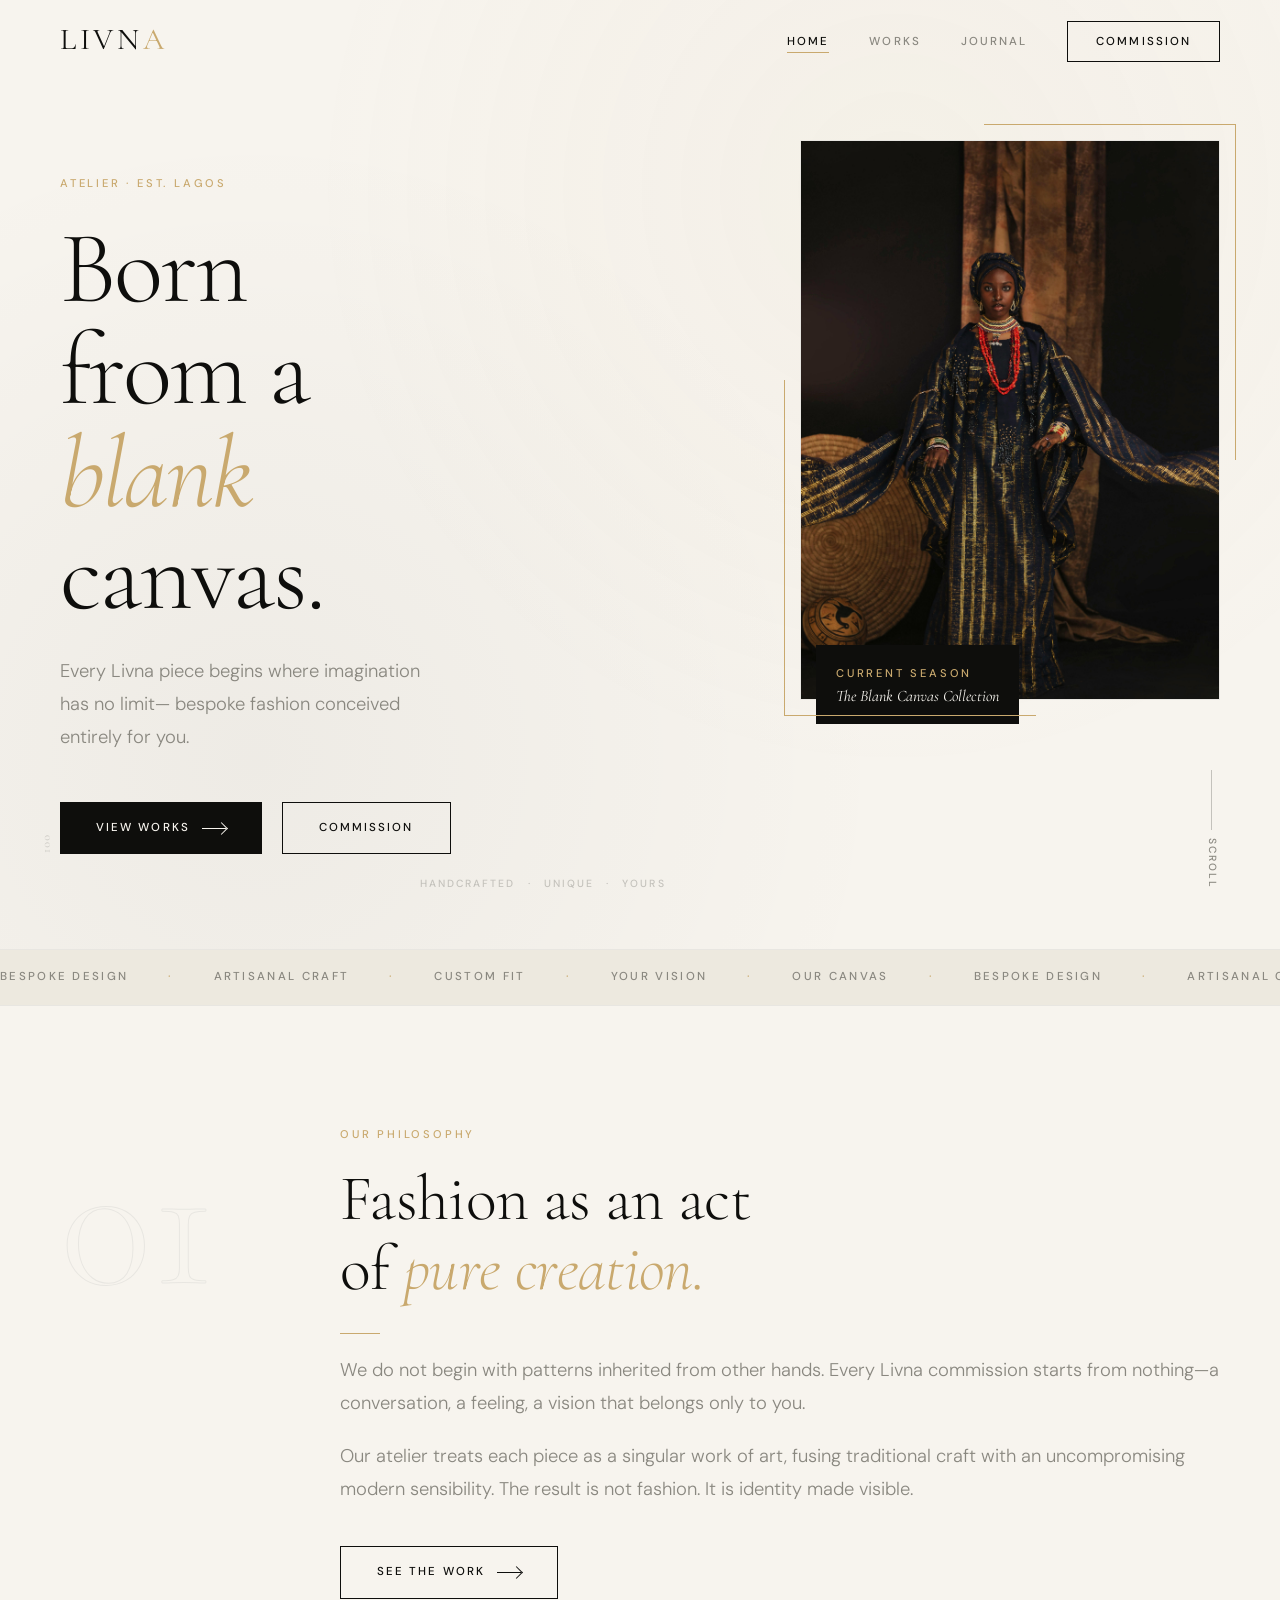
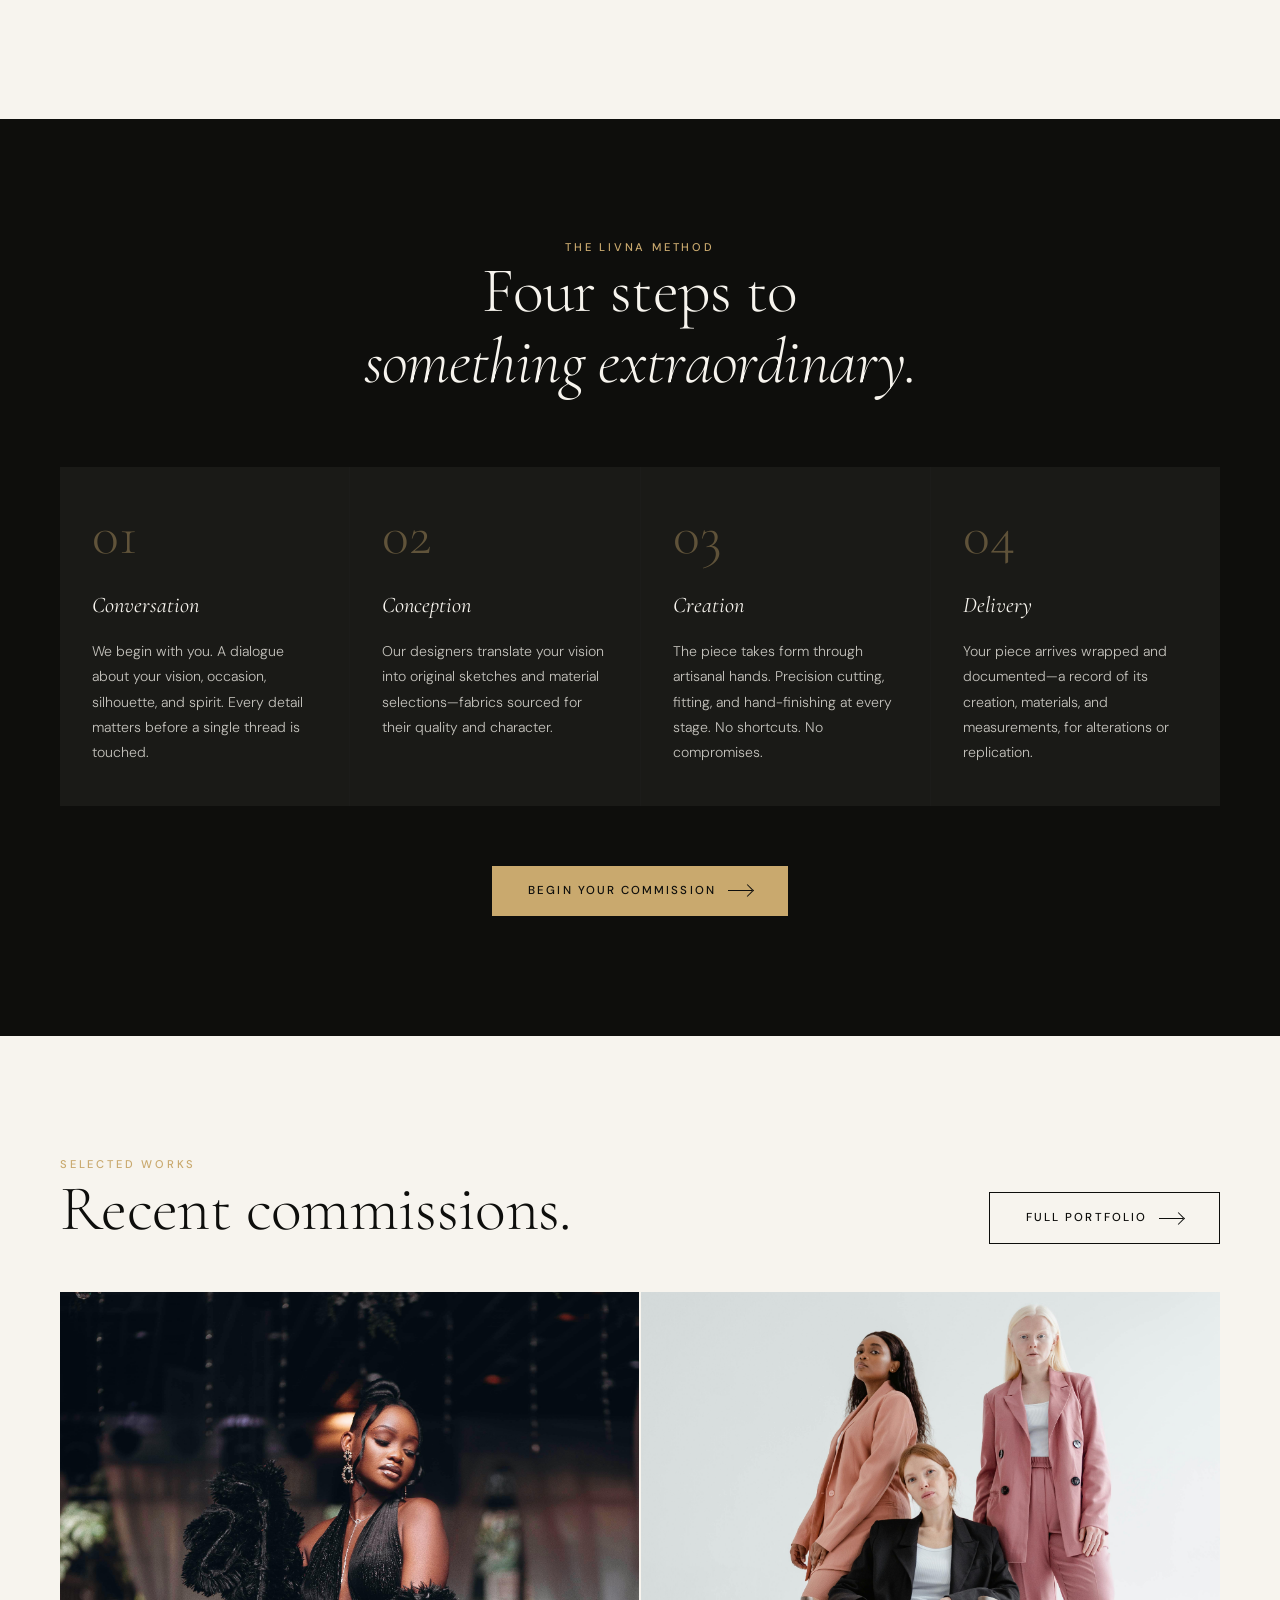
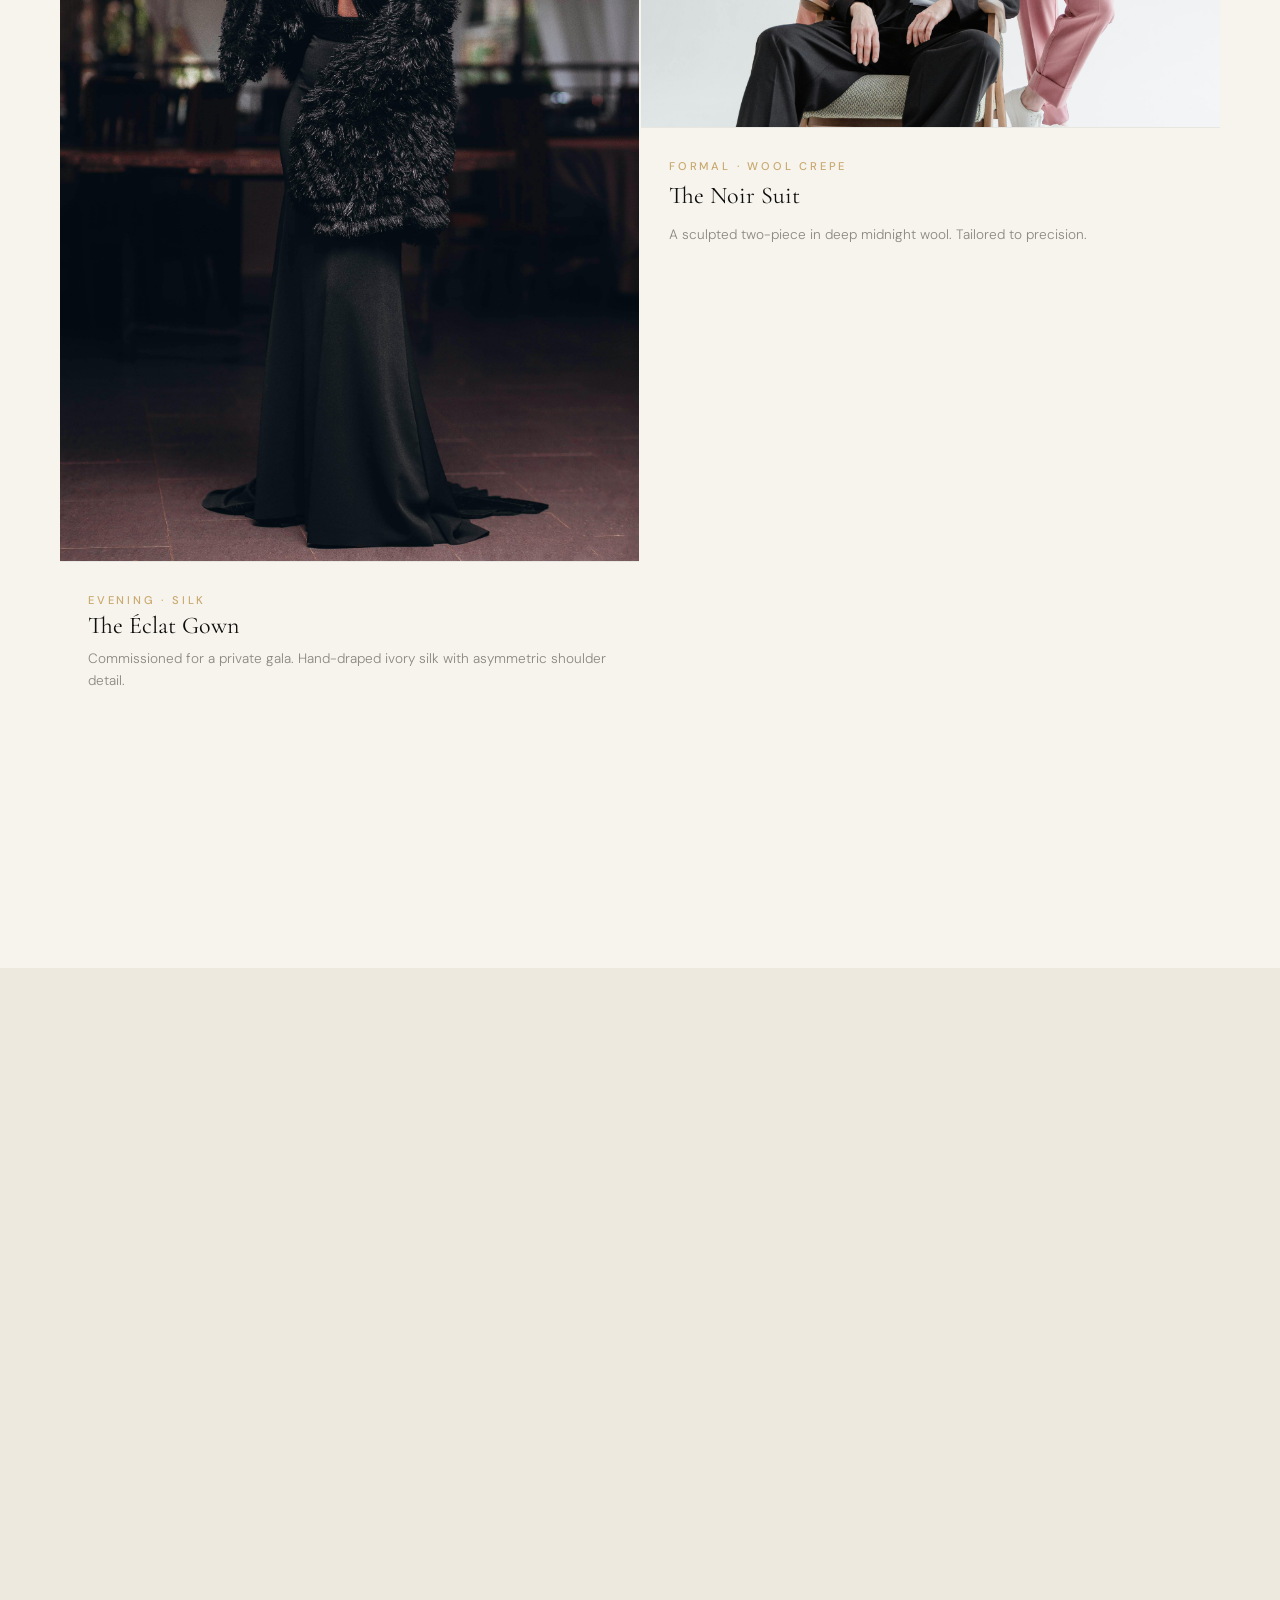
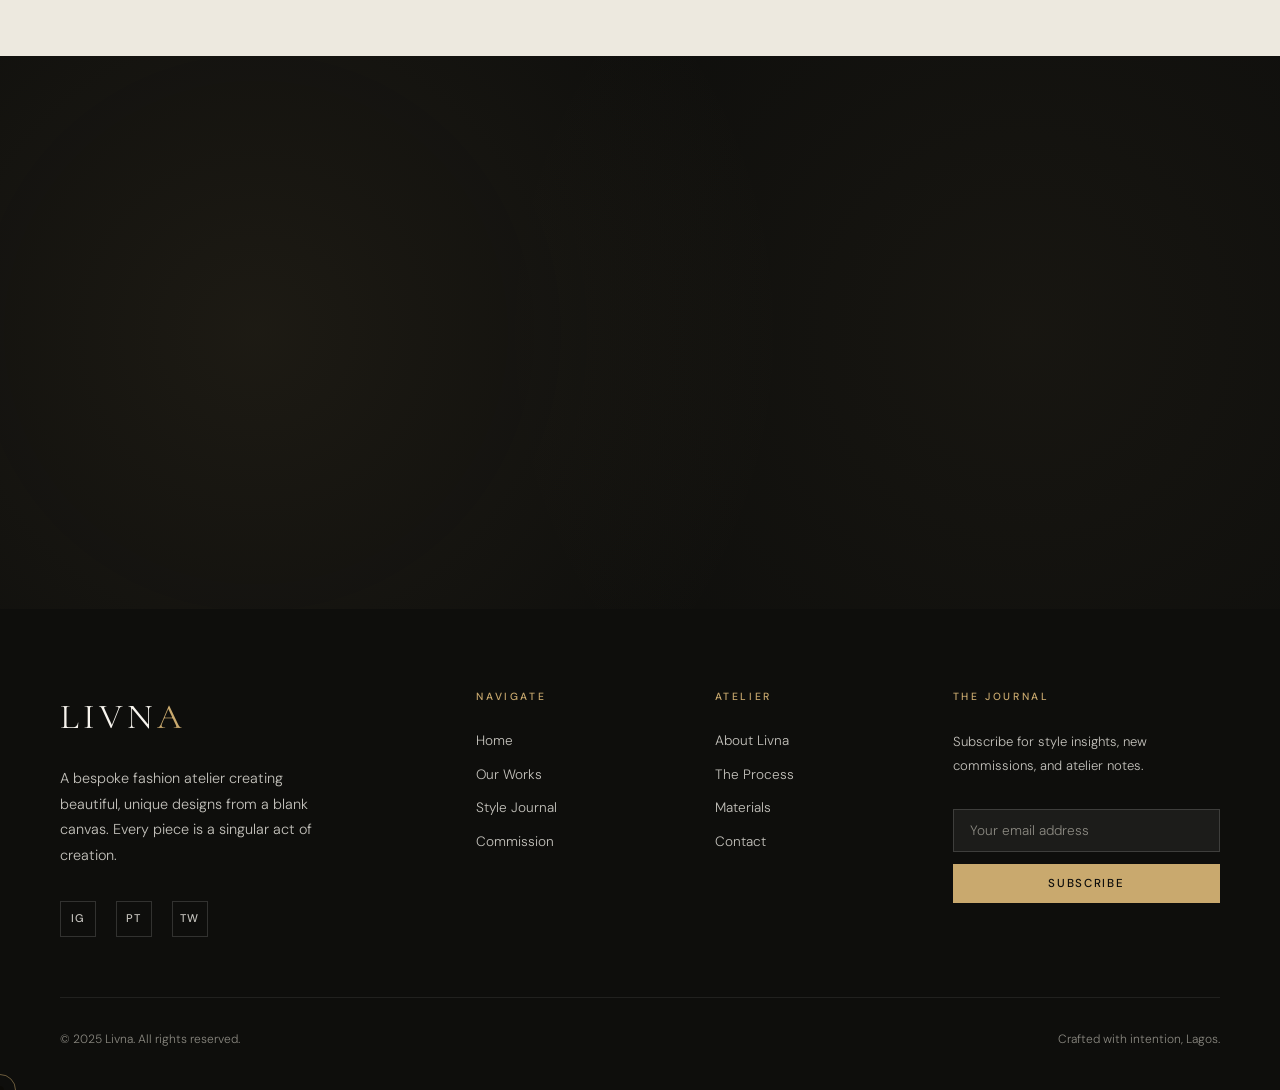
<file: LIVNA/files/index.html>
<!doctype html>
<html lang="en">
  <head>
    <meta charset="UTF-8" />
    <meta name="viewport" content="width=device-width, initial-scale=1.0" />
    <meta
      name="description"
      content="Livna — Bespoke fashion crafted from a blank canvas. Custom designs created with artisanal precision for the individual who refuses the ordinary."
    />
    <title>Livna — Bespoke Fashion from a Blank Canvas</title>
    <link rel="stylesheet" href="styles.css" />
    <link rel="stylesheet" href="index.css" />
  </head>
  <body>
    <!-- ═══════════════════════════════════════════
       NAVIGATION
  ═══════════════════════════════════════════ -->
    <nav class="nav" role="navigation" aria-label="Main navigation">
      <div class="container nav__inner">
        <a href="index.html" class="nav__logo" aria-label="Livna home"
          >Livn<span>a</span></a
        >
        <ul class="nav__links" role="list">
          <li><a href="index.html" class="nav__link">Home</a></li>
          <li><a href="portfolio.html" class="nav__link">Works</a></li>
          <li><a href="advice.html" class="nav__link">Journal</a></li>
          <li><a href="order.html" class="nav__cta">Commission</a></li>
        </ul>
        <button
          class="nav__hamburger"
          aria-label="Open menu"
          aria-expanded="false"
        >
          <span></span><span></span><span></span>
        </button>
      </div>
    </nav>

    <!-- Mobile menu -->
    <div class="nav__mobile" role="dialog" aria-label="Mobile navigation">
      <a href="index.html" class="nav__link">Home</a>
      <a href="portfolio.html" class="nav__link">Works</a>
      <a href="advice.html" class="nav__link">Journal</a>
      <a href="order.html" class="nav__link">Commission a Piece</a>
    </div>

    <main>
      <!-- ═══════════════════════════════════════════
         HERO
    ═══════════════════════════════════════════ -->
      <section class="hero" aria-label="Hero">
        <div class="hero__bg">
          <div class="hero__texture"></div>
        </div>

        <div class="container hero__content">
          <div class="hero__left">
            <p class="eyebrow animate-fadeUp">Atelier · Est. Lagos</p>
            <h1 class="display-1 animate-fadeUp animate-delay-1">
              Born<br />
              from a<br />
              <em>blank</em><br />
              canvas.
            </h1>
            <p class="body-lg hero__sub animate-fadeUp animate-delay-2">
              Every Livna piece begins where imagination has no limit— bespoke
              fashion conceived entirely for you.
            </p>
            <div class="hero__actions animate-fadeUp animate-delay-3">
              <a href="portfolio.html" class="btn btn-primary">
                View Works <span class="btn-icon" aria-hidden="true"></span>
              </a>
              <a href="order.html" class="btn btn-outline"> Commission </a>
            </div>
          </div>

          <div class="hero__right animate-fadeUp animate-delay-2">
            <div class="hero__image-frame">
              <div class="hero__image-placeholder">
                <img
                  src="nuitcape.jpg"
                  alt="Livna bespoke fashion piece"
                  class="hero__real-img"
                />
              </div>
              <div class="hero__image-tag">
                <span class="eyebrow">Current Season</span>
                <p>The Blank Canvas Collection</p>
              </div>
            </div>
            <div class="hero__scroll-indicator" aria-hidden="true">
              <div class="hero__scroll-line"></div>
              <span>Scroll</span>
            </div>
          </div>
        </div>

        <!-- Floating brand elements -->
        <div class="hero__deco-1" aria-hidden="true">001</div>
        <div class="hero__deco-2" aria-hidden="true">
          <span>Handcrafted</span>
          <span>·</span>
          <span>Unique</span>
          <span>·</span>
          <span>Yours</span>
        </div>
      </section>

      <!-- ═══════════════════════════════════════════
         MARQUEE
    ═══════════════════════════════════════════ -->
      <div class="marquee" aria-hidden="true">
        <div class="marquee__track">
          <span>Bespoke Design</span>
          <span class="marquee__dot">·</span>
          <span>Artisanal Craft</span>
          <span class="marquee__dot">·</span>
          <span>Custom Fit</span>
          <span class="marquee__dot">·</span>
          <span>Your Vision</span>
          <span class="marquee__dot">·</span>
          <span>Our Canvas</span>
          <span class="marquee__dot">·</span>
          <span>Bespoke Design</span>
          <span class="marquee__dot">·</span>
          <span>Artisanal Craft</span>
          <span class="marquee__dot">·</span>
          <span>Custom Fit</span>
          <span class="marquee__dot">·</span>
          <span>Your Vision</span>
          <span class="marquee__dot">·</span>
          <span>Our Canvas</span>
          <span class="marquee__dot">·</span>
          <span>Bespoke Design</span>
          <span class="marquee__dot">·</span>
          <span>Artisanal Craft</span>
          <span class="marquee__dot">·</span>
          <span>Custom Fit</span>
          <span class="marquee__dot">·</span>
          <span>Your Vision</span>
          <span class="marquee__dot">·</span>
          <span>Our Canvas</span>
        </div>
      </div>

      <!-- ═══════════════════════════════════════════
         PHILOSOPHY
    ═══════════════════════════════════════════ -->
      <section
        class="philosophy section-pad"
        aria-labelledby="philosophy-heading"
      >
        <div class="container">
          <div class="philosophy__grid">
            <div class="philosophy__left reveal">
              <span class="deco-number">01</span>
            </div>
            <div class="philosophy__right">
              <p class="eyebrow reveal">Our Philosophy</p>
              <h2 class="display-2 reveal" id="philosophy-heading">
                Fashion as an act<br />
                of <em>pure creation.</em>
              </h2>
              <div class="divider divider-left reveal"></div>
              <p class="body-lg reveal">
                We do not begin with patterns inherited from other hands. Every
                Livna commission starts from nothing—a conversation, a feeling,
                a vision that belongs only to you.
              </p>
              <p class="body-lg reveal" style="margin-top: 20px">
                Our atelier treats each piece as a singular work of art, fusing
                traditional craft with an uncompromising modern sensibility. The
                result is not fashion. It is identity made visible.
              </p>
              <a
                href="portfolio.html"
                class="btn btn-outline reveal"
                style="margin-top: 40px"
              >
                See the Work <span class="btn-icon" aria-hidden="true"></span>
              </a>
            </div>
          </div>
        </div>
      </section>

      <!-- ═══════════════════════════════════════════
         PROCESS
    ═══════════════════════════════════════════ -->
      <section
        class="process section-pad"
        aria-labelledby="process-heading"
        style="background: var(--obsidian)"
      >
        <div class="container">
          <div class="text-center" style="margin-bottom: 70px">
            <p class="eyebrow reveal">The Livna Method</p>
            <h2
              class="display-2 reveal"
              id="process-heading"
              style="color: var(--ivory)"
            >
              Four steps to<br /><em>something extraordinary.</em>
            </h2>
          </div>

          <div class="process__steps">
            <article class="process__step reveal" data-delay="0">
              <div class="process__num">01</div>
              <h3 class="process__title">Conversation</h3>
              <p class="process__desc">
                We begin with you. A dialogue about your vision, occasion,
                silhouette, and spirit. Every detail matters before a single
                thread is touched.
              </p>
            </article>
            <article class="process__step reveal" data-delay="120">
              <div class="process__num">02</div>
              <h3 class="process__title">Conception</h3>
              <p class="process__desc">
                Our designers translate your vision into original sketches and
                material selections—fabrics sourced for their quality and
                character.
              </p>
            </article>
            <article class="process__step reveal" data-delay="240">
              <div class="process__num">03</div>
              <h3 class="process__title">Creation</h3>
              <p class="process__desc">
                The piece takes form through artisanal hands. Precision cutting,
                fitting, and hand-finishing at every stage. No shortcuts. No
                compromises.
              </p>
            </article>
            <article class="process__step reveal" data-delay="360">
              <div class="process__num">04</div>
              <h3 class="process__title">Delivery</h3>
              <p class="process__desc">
                Your piece arrives wrapped and documented—a record of its
                creation, materials, and measurements, for alterations or
                replication.
              </p>
            </article>
          </div>

          <div class="text-center" style="margin-top: 60px">
            <a href="order.html" class="btn btn-champagne reveal">
              Begin Your Commission
              <span class="btn-icon" aria-hidden="true"></span>
            </a>
          </div>
        </div>
      </section>

      <!-- ═══════════════════════════════════════════
         FEATURED WORKS
    ═══════════════════════════════════════════ -->
      <section class="featured section-pad" aria-labelledby="featured-heading">
        <div class="container">
          <div class="featured__header reveal">
            <div>
              <p class="eyebrow">Selected Works</p>
              <h2 class="display-2" id="featured-heading">
                Recent commissions.
              </h2>
            </div>
            <a href="portfolio.html" class="btn btn-outline">
              Full Portfolio <span class="btn-icon" aria-hidden="true"></span>
            </a>
          </div>

          <div class="featured__grid">
            <!-- Work 1 -->
            <article class="featured__item featured__item--large reveal">
              <div class="featured__image">
                <div class="featured__image-fill">
                  <img
                    src="eclat-gown.jpg"
                    alt="The Éclat Gown — commissioned evening piece"
                    class="featured__img"
                  />
                </div>
              </div>
              <div class="featured__meta">
                <span class="eyebrow">Evening · Silk</span>
                <h3 class="display-3">The Éclat Gown</h3>
                <p>
                  Commissioned for a private gala. Hand-draped ivory silk with
                  asymmetric shoulder detail.
                </p>
              </div>
            </article>

            <!-- Work 2 -->
            <article class="featured__item reveal" data-delay="100">
              <div class="featured__image">
                <div class="featured__image-fill">
                  <img
                    src="obsidian-suit.jpg"
                    alt="The Noir Suit — sculpted two-piece"
                    class="featured__img"
                  />
                </div>
              </div>
              <div class="featured__meta">
                <span class="eyebrow">Formal · Wool Crepe</span>
                <h3>The Noir Suit</h3>
                <p>
                  A sculpted two-piece in deep midnight wool. Tailored to
                  precision.
                </p>
              </div>
            </article>

            <!-- Work 3 -->
            <article class="featured__item reveal" data-delay="200">
              <div class="featured__image">
                <div class="featured__image-fill">
                  <img
                    src="doceur-gown.jpg"
                    alt="The Douceur Dress — custom bridal creation"
                    class="featured__img"
                  />
                </div>
              </div>
              <div class="featured__meta">
                <span class="eyebrow">Bridal · Duchess Satin</span>
                <h3>The Douceur Dress</h3>
                <p>
                  Custom bridal creation. Softly structured with cathedral
                  length.
                </p>
              </div>
            </article>
          </div>
        </div>
      </section>

      <!-- ═══════════════════════════════════════════
         TESTIMONIALS
    ═══════════════════════════════════════════ -->
      <section
        class="testimonials section-pad"
        aria-labelledby="testimonials-heading"
        style="background: var(--ivory-deep)"
      >
        <div class="container">
          <div class="text-center" style="margin-bottom: 60px">
            <p class="eyebrow reveal">Client Stories</p>
            <h2 class="display-3 reveal" id="testimonials-heading">
              What they say.
            </h2>
          </div>

          <div class="testimonials__grid">
            <blockquote class="testimonial reveal">
              <div class="testimonial__stars" aria-label="5 stars">★★★★★</div>
              <p class="testimonial__text">
                "Livna created something I had only imagined. The process was
                intimate, almost ceremonial. I wore the piece once and everyone
                asked who made it."
              </p>
              <footer class="testimonial__author">
                <div class="testimonial__initials" aria-hidden="true">AO</div>
                <div>
                  <strong>Adaeze Okonkwo</strong>
                  <span>Lagos, Nigeria</span>
                </div>
              </footer>
            </blockquote>

            <blockquote class="testimonial reveal" data-delay="150">
              <div class="testimonial__stars" aria-label="5 stars">★★★★★</div>
              <p class="testimonial__text">
                "I have worked with several designers, but nothing compares to
                the Livna experience. Every stitch is intentional. Every detail
                considered. True artisanship."
              </p>
              <footer class="testimonial__author">
                <div class="testimonial__initials" aria-hidden="true">ZB</div>
                <div>
                  <strong>Zineb Boufrous</strong>
                  <span>Casablanca, Morocco</span>
                </div>
              </footer>
            </blockquote>

            <blockquote class="testimonial reveal" data-delay="300">
              <div class="testimonial__stars" aria-label="5 stars">★★★★★</div>
              <p class="testimonial__text">
                "The gown arrived and I literally wept. It was exactly the
                vision I described—and somehow more. Livna translates feeling
                into fabric."
              </p>
              <footer class="testimonial__author">
                <div class="testimonial__initials" aria-hidden="true">IM</div>
                <div>
                  <strong>Ifeoma Madu</strong>
                  <span>Abuja, Nigeria</span>
                </div>
              </footer>
            </blockquote>
          </div>
        </div>
      </section>

      <!-- ═══════════════════════════════════════════
         CTA BANNER
    ═══════════════════════════════════════════ -->
      <section
        class="cta-banner"
        aria-labelledby="cta-heading"
        style="
          background: var(--obsidian);
          padding: 100px 0;
          position: relative;
          overflow: hidden;
        "
      >
        <div class="cta-banner__bg" aria-hidden="true"></div>
        <div
          class="container text-center"
          style="position: relative; z-index: 1"
        >
          <p class="eyebrow reveal" style="color: var(--champagne)">
            Your turn
          </p>
          <h2
            class="display-2 reveal"
            id="cta-heading"
            style="color: var(--ivory); margin: 20px 0 16px"
          >
            Commission your<br /><em>masterpiece.</em>
          </h2>
          <p
            class="body-lg reveal"
            style="max-width: 480px; margin: 0 auto 40px"
          >
            Every blank canvas becomes something irreplaceable. Tell us your
            vision. We'll do the rest.
          </p>
          <div
            class="reveal"
            style="
              display: flex;
              gap: 20px;
              justify-content: center;
              flex-wrap: wrap;
            "
          >
            <a href="order.html" class="btn btn-champagne">
              Start a Commission
              <span class="btn-icon" aria-hidden="true"></span>
            </a>
            <a
              href="portfolio.html"
              class="btn"
              style="
                border: 1px solid rgba(255, 255, 255, 0.25);
                color: var(--ivory);
              "
            >
              Browse the Portfolio
            </a>
          </div>
        </div>
      </section>
    </main>

    <!-- ═══════════════════════════════════════════
       FOOTER
  ═══════════════════════════════════════════ -->
    <footer class="footer" role="contentinfo">
      <div class="container">
        <div class="footer__grid">
          <div>
            <div class="footer__logo">Livn<span>a</span></div>
            <p class="footer__tagline">
              A bespoke fashion atelier creating beautiful, unique designs from
              a blank canvas. Every piece is a singular act of creation.
            </p>
            <div class="footer__social" role="list" aria-label="Social media">
              <a
                href="#"
                class="footer__social-link"
                role="listitem"
                aria-label="Instagram"
                >IG</a
              >
              <a
                href="#"
                class="footer__social-link"
                role="listitem"
                aria-label="Pinterest"
                >PT</a
              >
              <a
                href="#"
                class="footer__social-link"
                role="listitem"
                aria-label="Twitter"
                >TW</a
              >
            </div>
          </div>
          <div>
            <h3 class="footer__heading">Navigate</h3>
            <a href="index.html" class="footer__link">Home</a>
            <a href="portfolio.html" class="footer__link">Our Works</a>
            <a href="advice.html" class="footer__link">Style Journal</a>
            <a href="order.html" class="footer__link">Commission</a>
          </div>
          <div>
            <h3 class="footer__heading">Atelier</h3>
            <a href="#" class="footer__link">About Livna</a>
            <a href="#" class="footer__link">The Process</a>
            <a href="#" class="footer__link">Materials</a>
            <a href="#" class="footer__link">Contact</a>
          </div>
          <div>
            <h3 class="footer__heading">The Journal</h3>
            <p
              class="footer__tagline"
              style="max-width: 100%; font-size: 0.82rem"
            >
              Subscribe for style insights, new commissions, and atelier notes.
            </p>
            <div class="footer__newsletter">
              <input
                type="email"
                placeholder="Your email address"
                aria-label="Email for newsletter"
              />
              <button type="button">Subscribe</button>
            </div>
          </div>
        </div>
        <div class="footer__bottom">
          <p class="footer__copy">© 2025 Livna. All rights reserved.</p>
          <p class="footer__copy">Crafted with intention, Lagos.</p>
        </div>
      </div>
    </footer>

    <!-- Toast notification container -->
    <div class="toast" role="status" aria-live="polite"></div>

    <script src="main.js"></script>
  </body>
</html>
</file>
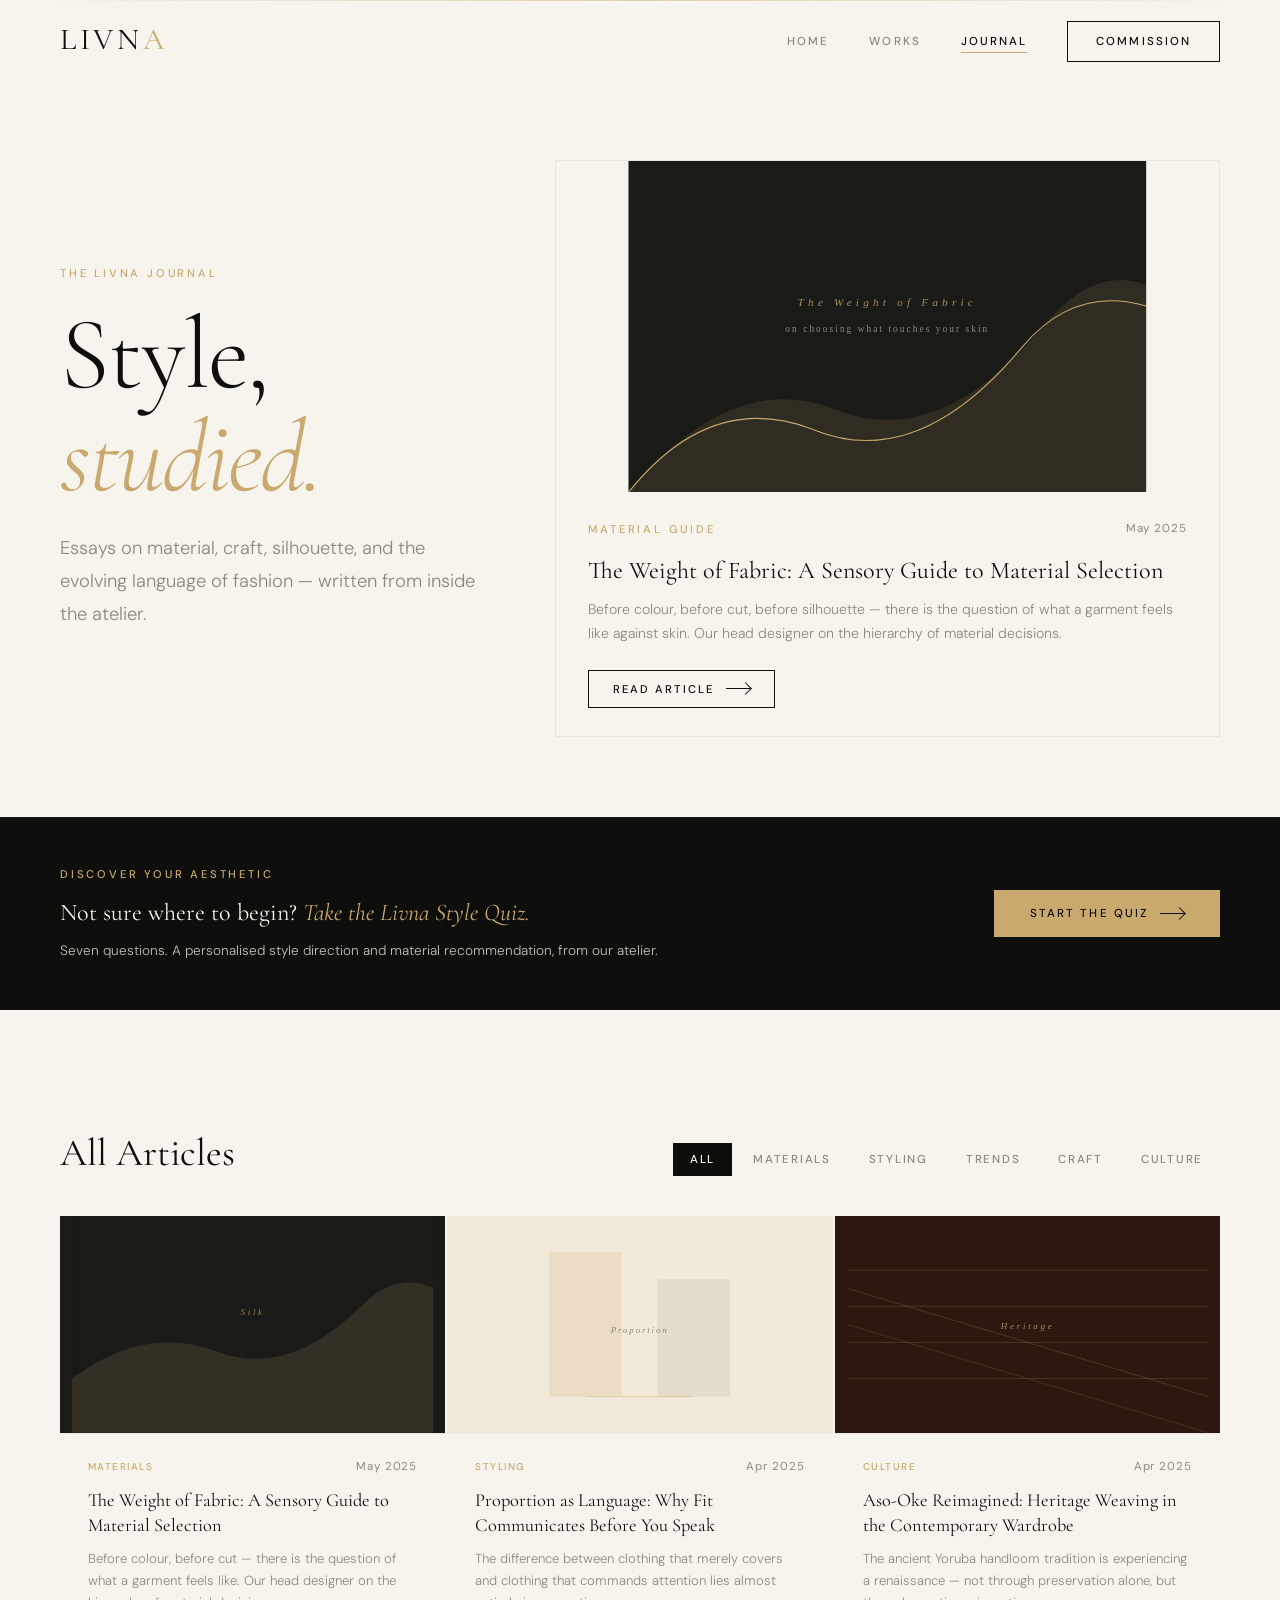
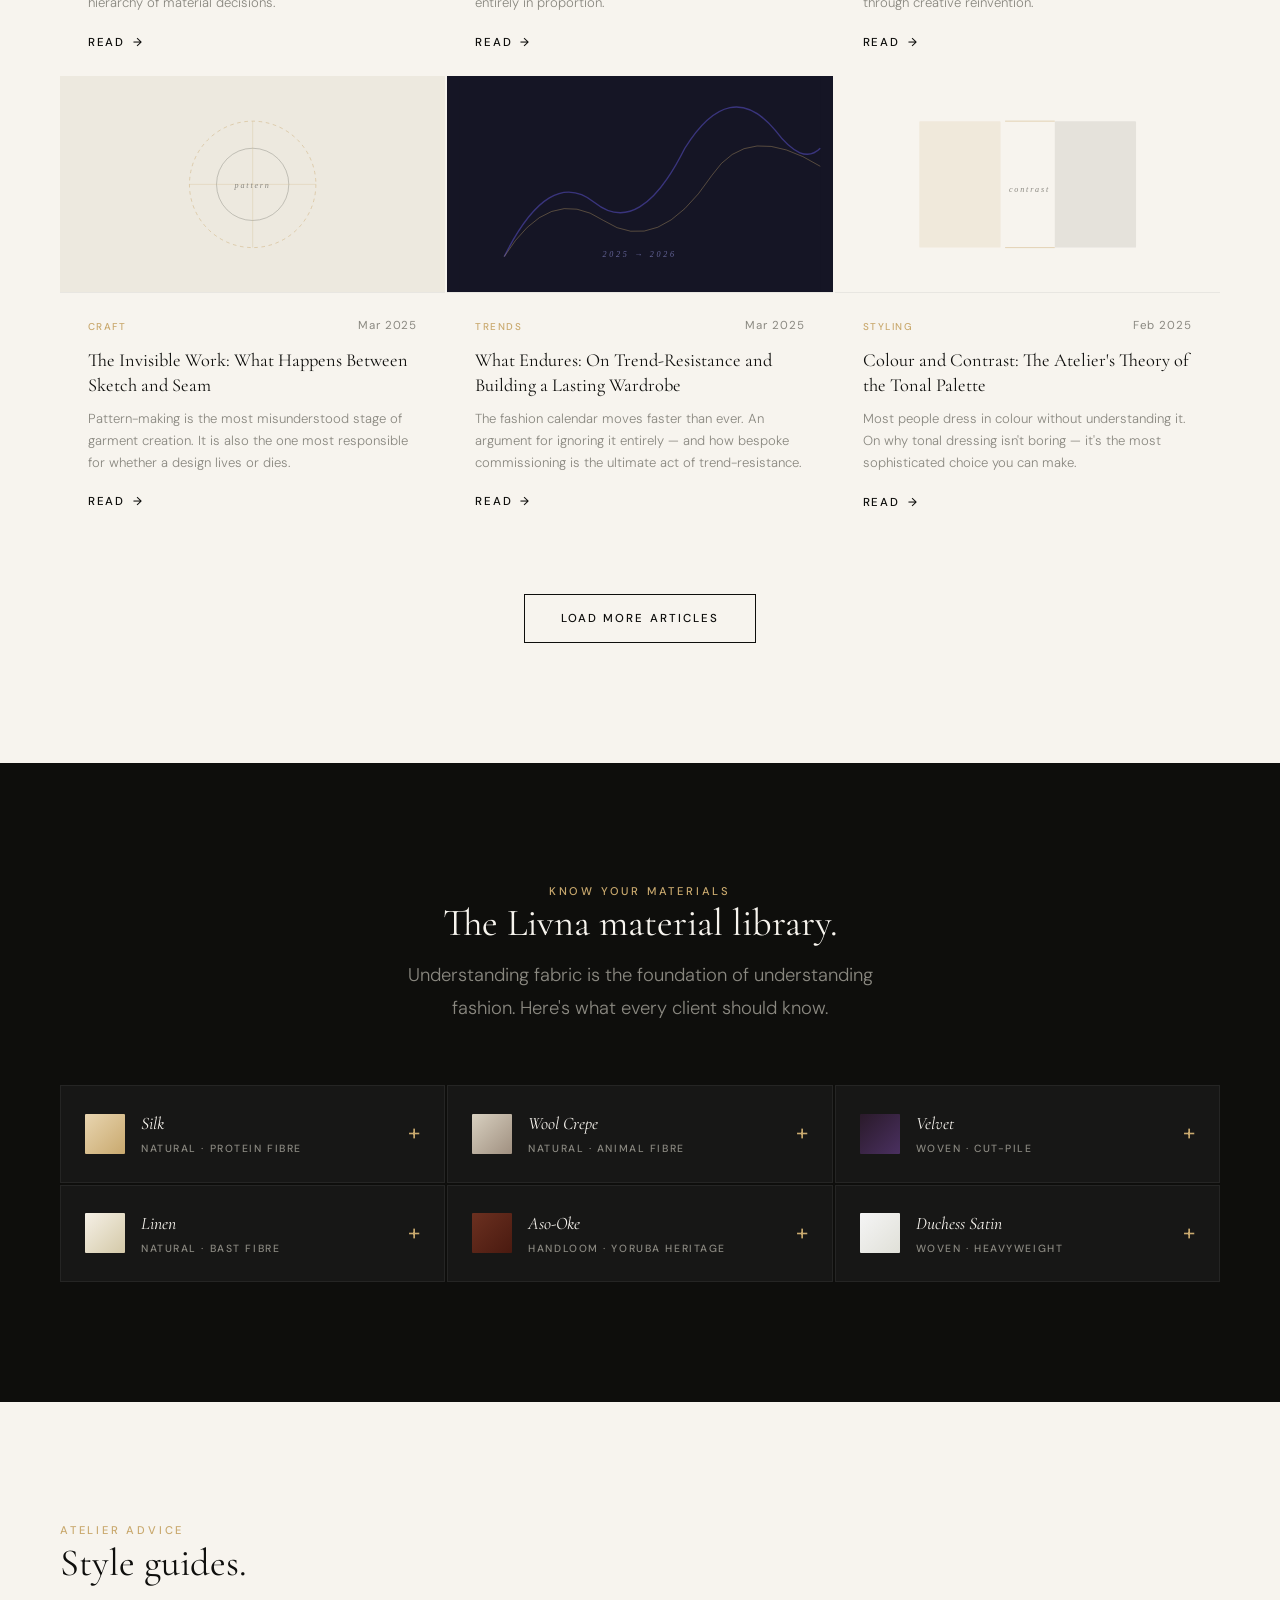
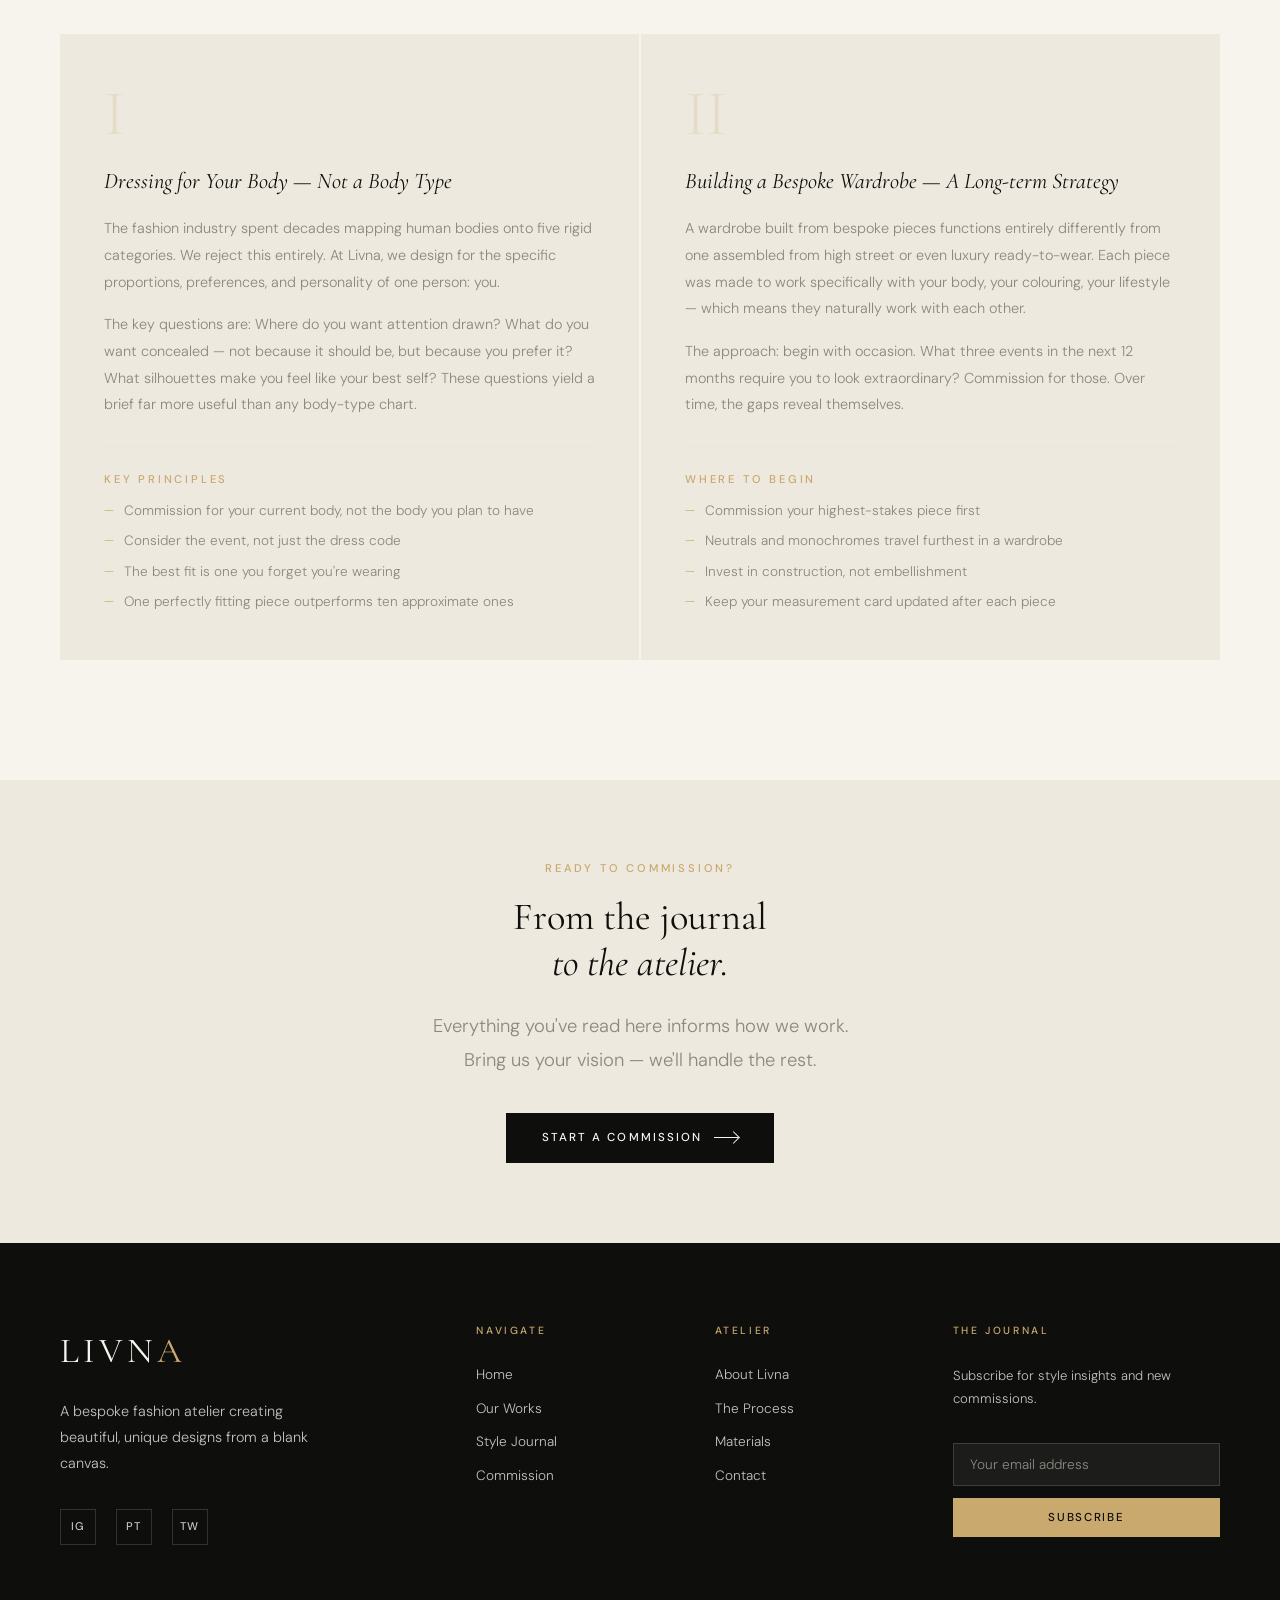
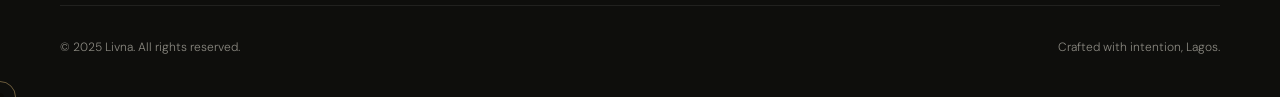
<file: LIVNA/files/advice.html>
<!DOCTYPE html>
<html lang="en">
<head>
  <meta charset="UTF-8" />
  <meta name="viewport" content="width=device-width, initial-scale=1.0" />
  <meta name="description" content="The Livna Journal — style guides, material education, trend analysis, and fashion advice from our atelier. A creative authority on bespoke fashion." />
  <title>Style Journal — Livna Bespoke Fashion</title>
  <link rel="stylesheet" href="styles.css" />
  <link rel="stylesheet" href="advice.css" />
</head>
<body>

  <!-- NAV -->
  <nav class="nav" role="navigation" aria-label="Main navigation">
    <div class="container nav__inner">
      <a href="index.html" class="nav__logo" aria-label="Livna home">Livn<span>a</span></a>
      <ul class="nav__links" role="list">
        <li><a href="index.html"     class="nav__link">Home</a></li>
        <li><a href="portfolio.html" class="nav__link">Works</a></li>
        <li><a href="advice.html"    class="nav__link">Journal</a></li>
        <li><a href="order.html"     class="nav__cta">Commission</a></li>
      </ul>
      <button class="nav__hamburger" aria-label="Open menu">
        <span></span><span></span><span></span>
      </button>
    </div>
  </nav>
  <div class="nav__mobile" role="dialog">
    <a href="index.html"     class="nav__link">Home</a>
    <a href="portfolio.html" class="nav__link">Works</a>
    <a href="advice.html"    class="nav__link">Journal</a>
    <a href="order.html"     class="nav__link">Commission a Piece</a>
  </div>

  <main>

    <!-- ═══════════════════════════════════════════
         HERO
    ═══════════════════════════════════════════ -->
    <section class="advice-hero page-hero" aria-labelledby="advice-hero-heading">
      <div class="container advice-hero__inner">
        <div class="advice-hero__text">
          <p class="eyebrow animate-fadeUp">The Livna Journal</p>
          <h1 class="display-1 animate-fadeUp animate-delay-1" id="advice-hero-heading">
            Style,<br/><em>studied.</em>
          </h1>
          <p class="body-lg animate-fadeUp animate-delay-2" style="max-width: 420px;">
            Essays on material, craft, silhouette, and the evolving
            language of fashion — written from inside the atelier.
          </p>
        </div>
        <div class="advice-hero__featured animate-fadeUp animate-delay-2">
          <article class="advice-hero__feature-card" aria-label="Featured article">
            <div class="advice-hero__feature-img" aria-hidden="true">
              <svg viewBox="0 0 500 320" fill="none" xmlns="http://www.w3.org/2000/svg">
                <rect width="500" height="320" fill="#1A1A17"/>
                <!-- Fabric fold illustration -->
                <path d="M0 320 Q100 200 200 240 Q300 280 400 160 Q450 100 500 120 L500 320Z" fill="#C9A96E" opacity="0.12"/>
                <path d="M0 320 Q80 220 180 260 Q280 300 380 180 Q430 120 500 140" stroke="#C9A96E" stroke-width="1" fill="none"/>
                <text x="250" y="140" text-anchor="middle" fill="#C9A96E" font-family="Georgia, serif" font-size="11" font-style="italic" letter-spacing="4" opacity="0.8">The Weight of Fabric</text>
                <text x="250" y="165" text-anchor="middle" fill="#8A8880" font-family="Georgia, serif" font-size="9" letter-spacing="2">on choosing what touches your skin</text>
              </svg>
            </div>
            <div class="advice-hero__feature-body">
              <div class="advice-hero__feature-meta">
                <span class="eyebrow">Material Guide</span>
                <span class="advice-date">May 2025</span>
              </div>
              <h2 class="advice-hero__feature-title">The Weight of Fabric: A Sensory Guide to Material Selection</h2>
              <p class="advice-hero__feature-sub">
                Before colour, before cut, before silhouette — there is the question of what a garment feels like against skin. Our head designer on the hierarchy of material decisions.
              </p>
              <button class="btn btn-outline advice-read-btn" onclick="openArticle('fabric-weight')" aria-label="Read The Weight of Fabric">
                Read Article <span class="btn-icon" aria-hidden="true"></span>
              </button>
            </div>
          </article>
        </div>
      </div>
    </section>

    <!-- ═══════════════════════════════════════════
         STYLE QUIZ CTA
    ═══════════════════════════════════════════ -->
    <div class="quiz-banner" aria-label="Style quiz promotion">
      <div class="container quiz-banner__inner">
        <div class="quiz-banner__text reveal">
          <p class="eyebrow">Discover Your Aesthetic</p>
          <p class="quiz-banner__title">Not sure where to begin? <em>Take the Livna Style Quiz.</em></p>
          <p class="quiz-banner__sub">Seven questions. A personalised style direction and material recommendation, from our atelier.</p>
        </div>
        <button class="btn btn-champagne reveal" id="quiz-launch-btn" onclick="launchQuiz()" aria-haspopup="dialog">
          Start the Quiz <span class="btn-icon" aria-hidden="true"></span>
        </button>
      </div>
    </div>

    <!-- ═══════════════════════════════════════════
         JOURNAL FILTER + GRID
    ═══════════════════════════════════════════ -->
    <section class="journal section-pad" aria-labelledby="journal-heading">
      <div class="container">
        <div class="journal__header reveal">
          <h2 class="display-3" id="journal-heading">All Articles</h2>
          <div class="journal__filters" role="tablist" aria-label="Filter articles by category">
            <button class="journal-filter active" data-cat="all" role="tab" aria-selected="true">All</button>
            <button class="journal-filter" data-cat="materials" role="tab" aria-selected="false">Materials</button>
            <button class="journal-filter" data-cat="styling" role="tab" aria-selected="false">Styling</button>
            <button class="journal-filter" data-cat="trends" role="tab" aria-selected="false">Trends</button>
            <button class="journal-filter" data-cat="craft" role="tab" aria-selected="false">Craft</button>
            <button class="journal-filter" data-cat="culture" role="tab" aria-selected="false">Culture</button>
          </div>
        </div>

        <div class="journal__grid" id="journal-grid" role="list">

          <!-- Article 1 -->
          <article class="journal__card reveal" data-cat="materials" role="listitem">
            <div class="journal__card-img" style="background: #1A1A17;" aria-hidden="true">
              <svg viewBox="0 0 400 240" fill="none" xmlns="http://www.w3.org/2000/svg">
                <rect width="400" height="240" fill="#1A1A17"/>
                <path d="M0 180 Q80 120 160 150 Q240 180 320 100 Q360 60 400 80 L400 240 L0 240Z" fill="#C9A96E" opacity="0.15"/>
                <text x="200" y="110" text-anchor="middle" fill="#C9A96E" font-family="Georgia, serif" font-size="10" font-style="italic" letter-spacing="3" opacity="0.7">Silk</text>
              </svg>
            </div>
            <div class="journal__card-body">
              <div class="journal__card-meta">
                <span class="journal__cat-tag">Materials</span>
                <span class="advice-date">May 2025</span>
              </div>
              <h3 class="journal__card-title">The Weight of Fabric: A Sensory Guide to Material Selection</h3>
              <p class="journal__card-excerpt">Before colour, before cut — there is the question of what a garment feels like. Our head designer on the hierarchy of material decisions.</p>
              <button class="journal__read-link" onclick="openArticle('fabric-weight')" aria-label="Read The Weight of Fabric">
                Read <span aria-hidden="true">→</span>
              </button>
            </div>
          </article>

          <!-- Article 2 -->
          <article class="journal__card reveal" data-cat="styling" role="listitem" data-delay="80">
            <div class="journal__card-img" style="background: #F2EAD8;" aria-hidden="true">
              <svg viewBox="0 0 400 240" fill="none" xmlns="http://www.w3.org/2000/svg">
                <rect width="400" height="240" fill="#F2EAD8"/>
                <rect x="100" y="40" width="80" height="160" rx="1" fill="#C9A96E" opacity="0.2"/>
                <rect x="220" y="70" width="80" height="130" rx="1" fill="#8A8880" opacity="0.15"/>
                <line x1="140" y1="200" x2="260" y2="200" stroke="#C9A96E" stroke-width="0.5"/>
                <text x="200" y="130" text-anchor="middle" fill="#8A8880" font-family="Georgia, serif" font-size="10" font-style="italic" letter-spacing="2">Proportion</text>
              </svg>
            </div>
            <div class="journal__card-body">
              <div class="journal__card-meta">
                <span class="journal__cat-tag">Styling</span>
                <span class="advice-date">Apr 2025</span>
              </div>
              <h3 class="journal__card-title">Proportion as Language: Why Fit Communicates Before You Speak</h3>
              <p class="journal__card-excerpt">The difference between clothing that merely covers and clothing that commands attention lies almost entirely in proportion.</p>
              <button class="journal__read-link" onclick="openArticle('proportion')" aria-label="Read Proportion as Language">
                Read <span aria-hidden="true">→</span>
              </button>
            </div>
          </article>

          <!-- Article 3 -->
          <article class="journal__card reveal" data-cat="culture" role="listitem" data-delay="160">
            <div class="journal__card-img" style="background: #2D1810;" aria-hidden="true">
              <svg viewBox="0 0 400 240" fill="none" xmlns="http://www.w3.org/2000/svg">
                <rect width="400" height="240" fill="#2D1810"/>
                <line x1="0" y1="60"  x2="400" y2="60"  stroke="#C9A96E" stroke-width="0.5" opacity="0.4"/>
                <line x1="0" y1="100" x2="400" y2="100" stroke="#C9A96E" stroke-width="0.5" opacity="0.4"/>
                <line x1="0" y1="140" x2="400" y2="140" stroke="#C9A96E" stroke-width="0.5" opacity="0.4"/>
                <line x1="0" y1="180" x2="400" y2="180" stroke="#C9A96E" stroke-width="0.5" opacity="0.4"/>
                <path d="M0 80 L400 200" stroke="#8A6A3C" stroke-width="1" opacity="0.4"/>
                <path d="M0 120 L400 240" stroke="#8A6A3C" stroke-width="1" opacity="0.3"/>
                <text x="200" y="125" text-anchor="middle" fill="#C9A96E" font-family="Georgia, serif" font-size="10" font-style="italic" letter-spacing="3" opacity="0.8">Heritage</text>
              </svg>
            </div>
            <div class="journal__card-body">
              <div class="journal__card-meta">
                <span class="journal__cat-tag">Culture</span>
                <span class="advice-date">Apr 2025</span>
              </div>
              <h3 class="journal__card-title">Aso-Oke Reimagined: Heritage Weaving in the Contemporary Wardrobe</h3>
              <p class="journal__card-excerpt">The ancient Yoruba handloom tradition is experiencing a renaissance — not through preservation alone, but through creative reinvention.</p>
              <button class="journal__read-link" onclick="openArticle('aso-oke')" aria-label="Read Aso-Oke Reimagined">
                Read <span aria-hidden="true">→</span>
              </button>
            </div>
          </article>

          <!-- Article 4 -->
          <article class="journal__card reveal" data-cat="craft" role="listitem" data-delay="0">
            <div class="journal__card-img" style="background: #EDE9DF;" aria-hidden="true">
              <svg viewBox="0 0 400 240" fill="none" xmlns="http://www.w3.org/2000/svg">
                <rect width="400" height="240" fill="#EDE9DF"/>
                <circle cx="200" cy="120" r="70" fill="none" stroke="#C9A96E" stroke-width="0.5" stroke-dasharray="4,4"/>
                <circle cx="200" cy="120" r="40" fill="none" stroke="#8A8880" stroke-width="0.5"/>
                <line x1="200" y1="50" x2="200" y2="190" stroke="#C9A96E" stroke-width="0.5" opacity="0.5"/>
                <line x1="130" y1="120" x2="270" y2="120" stroke="#C9A96E" stroke-width="0.5" opacity="0.5"/>
                <text x="200" y="124" text-anchor="middle" fill="#8A8880" font-family="Georgia, serif" font-size="9" font-style="italic" letter-spacing="2">pattern</text>
              </svg>
            </div>
            <div class="journal__card-body">
              <div class="journal__card-meta">
                <span class="journal__cat-tag">Craft</span>
                <span class="advice-date">Mar 2025</span>
              </div>
              <h3 class="journal__card-title">The Invisible Work: What Happens Between Sketch and Seam</h3>
              <p class="journal__card-excerpt">Pattern-making is the most misunderstood stage of garment creation. It is also the one most responsible for whether a design lives or dies.</p>
              <button class="journal__read-link" onclick="openArticle('invisible-work')" aria-label="Read The Invisible Work">
                Read <span aria-hidden="true">→</span>
              </button>
            </div>
          </article>

          <!-- Article 5 -->
          <article class="journal__card reveal" data-cat="trends" role="listitem" data-delay="80">
            <div class="journal__card-img" style="background: #151525;" aria-hidden="true">
              <svg viewBox="0 0 400 240" fill="none" xmlns="http://www.w3.org/2000/svg">
                <rect width="400" height="240" fill="#151525"/>
                <path d="M50 200 Q100 100 150 140 Q200 180 250 80 Q300 0 350 60 Q380 100 400 80" stroke="#534AB7" stroke-width="1.5" fill="none" opacity="0.6"/>
                <path d="M50 200 Q100 120 160 160 Q220 200 280 110 Q320 50 400 100" stroke="#C9A96E" stroke-width="1" fill="none" opacity="0.4"/>
                <text x="200" y="200" text-anchor="middle" fill="#8888CC" font-family="Georgia, serif" font-size="9" font-style="italic" letter-spacing="3" opacity="0.7">2025 → 2026</text>
              </svg>
            </div>
            <div class="journal__card-body">
              <div class="journal__card-meta">
                <span class="journal__cat-tag">Trends</span>
                <span class="advice-date">Mar 2025</span>
              </div>
              <h3 class="journal__card-title">What Endures: On Trend-Resistance and Building a Lasting Wardrobe</h3>
              <p class="journal__card-excerpt">The fashion calendar moves faster than ever. An argument for ignoring it entirely — and how bespoke commissioning is the ultimate act of trend-resistance.</p>
              <button class="journal__read-link" onclick="openArticle('trend-resistance')" aria-label="Read What Endures">
                Read <span aria-hidden="true">→</span>
              </button>
            </div>
          </article>

          <!-- Article 6 -->
          <article class="journal__card reveal" data-cat="styling" role="listitem" data-delay="160">
            <div class="journal__card-img" style="background: #F7F4EE;" aria-hidden="true">
              <svg viewBox="0 0 400 240" fill="none" xmlns="http://www.w3.org/2000/svg">
                <rect width="400" height="240" fill="#F7F4EE"/>
                <rect x="80"  y="50" width="90" height="140" rx="1" fill="#C9A96E" opacity="0.15"/>
                <rect x="230" y="50" width="90" height="140" rx="1" fill="#0E0E0C" opacity="0.08"/>
                <line x1="175" y1="50" x2="230" y2="50"   stroke="#C9A96E" stroke-width="0.5"/>
                <line x1="175" y1="190" x2="230" y2="190" stroke="#C9A96E" stroke-width="0.5"/>
                <text x="202" y="128" text-anchor="middle" fill="#8A8880" font-family="Georgia, serif" font-size="9" font-style="italic" letter-spacing="2">contrast</text>
              </svg>
            </div>
            <div class="journal__card-body">
              <div class="journal__card-meta">
                <span class="journal__cat-tag">Styling</span>
                <span class="advice-date">Feb 2025</span>
              </div>
              <h3 class="journal__card-title">Colour and Contrast: The Atelier's Theory of the Tonal Palette</h3>
              <p class="journal__card-excerpt">Most people dress in colour without understanding it. On why tonal dressing isn't boring — it's the most sophisticated choice you can make.</p>
              <button class="journal__read-link" onclick="openArticle('colour-contrast')" aria-label="Read Colour and Contrast">
                Read <span aria-hidden="true">→</span>
              </button>
            </div>
          </article>

        </div>

        <!-- Load more -->
        <div class="journal__more reveal" style="text-align:center; margin-top: 60px;">
          <button class="btn btn-outline" id="load-more-btn" onclick="loadMoreArticles()">
            Load More Articles
          </button>
        </div>
      </div>
    </section>

    <!-- ═══════════════════════════════════════════
         MATERIAL EDUCATION MODULE
    ═══════════════════════════════════════════ -->
    <section class="materials-edu section-pad" style="background: var(--obsidian);" aria-labelledby="materials-heading">
      <div class="container">
        <div class="text-center" style="margin-bottom: 60px;">
          <p class="eyebrow reveal" style="color: var(--champagne);">Know Your Materials</p>
          <h2 class="display-3 reveal" id="materials-heading" style="color: var(--ivory);">
            The Livna material library.
          </h2>
          <p class="body-lg reveal" style="max-width: 480px; margin: 12px auto 0;">
            Understanding fabric is the foundation of understanding fashion. Here's what every client should know.
          </p>
        </div>

        <div class="materials-grid">

          <div class="material-card reveal" tabindex="0" role="button" aria-expanded="false" onclick="toggleMaterial(this)">
            <div class="material-card__header">
              <div class="material-card__swatch" style="background: linear-gradient(135deg, #E8D5B0, #C9A96E);" aria-hidden="true"></div>
              <div>
                <h3 class="material-card__name">Silk</h3>
                <p class="material-card__type">Natural · Protein fibre</p>
              </div>
              <span class="material-card__toggle" aria-hidden="true">+</span>
            </div>
            <div class="material-card__body" hidden>
              <p>Produced by silkworms, silk is the most luxurious natural fibre and the one most responsive to dye. It drapes with a fluid intelligence no synthetic can replicate, and possesses a natural sheen that catches light differently depending on movement.</p>
              <div class="material-props">
                <div class="material-prop"><span>Occasion</span><strong>Evening · Bridal · Formal</strong></div>
                <div class="material-prop"><span>Care</span><strong>Dry clean or hand wash cold</strong></div>
                <div class="material-prop"><span>Weight</span><strong>Lightweight to medium</strong></div>
                <div class="material-prop"><span>Best for</span><strong>Draped silhouettes, gowns</strong></div>
              </div>
            </div>
          </div>

          <div class="material-card reveal" tabindex="0" role="button" aria-expanded="false" onclick="toggleMaterial(this)" data-delay="80">
            <div class="material-card__header">
              <div class="material-card__swatch" style="background: linear-gradient(135deg, #D8D0C0, #A09080);" aria-hidden="true"></div>
              <div>
                <h3 class="material-card__name">Wool Crepe</h3>
                <p class="material-card__type">Natural · Animal fibre</p>
              </div>
              <span class="material-card__toggle" aria-hidden="true">+</span>
            </div>
            <div class="material-card__body" hidden>
              <p>Wool crepe is the tailor's ideal canvas — firm enough to hold a sharp silhouette, yet yielding enough to move naturally with the body. Its slight texture absorbs light rather than reflecting it, giving garments a quiet authority.</p>
              <div class="material-props">
                <div class="material-prop"><span>Occasion</span><strong>Corporate · Formal · Tailoring</strong></div>
                <div class="material-prop"><span>Care</span><strong>Dry clean recommended</strong></div>
                <div class="material-prop"><span>Weight</span><strong>Medium to heavy</strong></div>
                <div class="material-prop"><span>Best for</span><strong>Suits, structured coats</strong></div>
              </div>
            </div>
          </div>

          <div class="material-card reveal" tabindex="0" role="button" aria-expanded="false" onclick="toggleMaterial(this)" data-delay="160">
            <div class="material-card__header">
              <div class="material-card__swatch" style="background: linear-gradient(135deg, #2A1A2A, #4A3060);" aria-hidden="true"></div>
              <div>
                <h3 class="material-card__name">Velvet</h3>
                <p class="material-card__type">Woven · Cut-pile</p>
              </div>
              <span class="material-card__toggle" aria-hidden="true">+</span>
            </div>
            <div class="material-card__body" hidden>
              <p>Velvet's pile creates a directional sheen that changes as the wearer moves — making it one of the most visually dynamic fabrics in existence. At Livna, we use silk-backed velvet for evening pieces and cotton velvet for structured separates.</p>
              <div class="material-props">
                <div class="material-prop"><span>Occasion</span><strong>Evening · Winter formal</strong></div>
                <div class="material-prop"><span>Care</span><strong>Dry clean only</strong></div>
                <div class="material-prop"><span>Weight</span><strong>Medium to heavy</strong></div>
                <div class="material-prop"><span>Best for</span><strong>Capes, jackets, gowns</strong></div>
              </div>
            </div>
          </div>

          <div class="material-card reveal" tabindex="0" role="button" aria-expanded="false" onclick="toggleMaterial(this)" data-delay="240">
            <div class="material-card__header">
              <div class="material-card__swatch" style="background: linear-gradient(135deg, #F5F0E6, #D4C9A8);" aria-hidden="true"></div>
              <div>
                <h3 class="material-card__name">Linen</h3>
                <p class="material-card__type">Natural · Bast fibre</p>
              </div>
              <span class="material-card__toggle" aria-hidden="true">+</span>
            </div>
            <div class="material-card__body" hidden>
              <p>Linen is the most honest fabric — it shows every crease and wears every wash with a graceful patina. Lightweight and breathable, it is indispensable for warm-climate dressing and the foundation of Livna's resort and casual couture collections.</p>
              <div class="material-props">
                <div class="material-prop"><span>Occasion</span><strong>Casual · Resort · Daywear</strong></div>
                <div class="material-prop"><span>Care</span><strong>Machine wash or hand wash</strong></div>
                <div class="material-prop"><span>Weight</span><strong>Lightweight</strong></div>
                <div class="material-prop"><span>Best for</span><strong>Co-ords, shirts, wide trousers</strong></div>
              </div>
            </div>
          </div>

          <div class="material-card reveal" tabindex="0" role="button" aria-expanded="false" onclick="toggleMaterial(this)" data-delay="0">
            <div class="material-card__header">
              <div class="material-card__swatch" style="background: linear-gradient(135deg, #6B3020, #4A1A10);" aria-hidden="true"></div>
              <div>
                <h3 class="material-card__name">Aso-Oke</h3>
                <p class="material-card__type">Handloom · Yoruba heritage</p>
              </div>
              <span class="material-card__toggle" aria-hidden="true">+</span>
            </div>
            <div class="material-card__body" hidden>
              <p>Aso-Oke (àṣọ oke — "top cloth" in Yoruba) is hand-woven in narrow strips on a loom, then joined to form fabric. Each weaver's work is distinctive. The fabric carries ritual significance and is traditionally worn for celebrations. At Livna, we work directly with master weavers in Iseyin, Oyo State.</p>
              <div class="material-props">
                <div class="material-prop"><span>Occasion</span><strong>Cultural ceremonies · Celebrations</strong></div>
                <div class="material-prop"><span>Care</span><strong>Dry clean or gentle hand wash</strong></div>
                <div class="material-prop"><span>Weight</span><strong>Medium</strong></div>
                <div class="material-prop"><span>Best for</span><strong>Geles, agbadas, modern silhouettes</strong></div>
              </div>
            </div>
          </div>

          <div class="material-card reveal" tabindex="0" role="button" aria-expanded="false" onclick="toggleMaterial(this)" data-delay="80">
            <div class="material-card__header">
              <div class="material-card__swatch" style="background: linear-gradient(135deg, #F5F5F5, #E0E0D8);" aria-hidden="true"></div>
              <div>
                <h3 class="material-card__name">Duchess Satin</h3>
                <p class="material-card__type">Woven · Heavyweight</p>
              </div>
              <span class="material-card__toggle" aria-hidden="true">+</span>
            </div>
            <div class="material-card__body" hidden>
              <p>Duchess satin has a structured body that holds shape without relying entirely on internal boning. Its high lustre and smooth surface make it the classical choice for bridal and formal evening wear. It photographs exceptionally — the texture reads as pure light.</p>
              <div class="material-props">
                <div class="material-prop"><span>Occasion</span><strong>Bridal · Formal · Evening</strong></div>
                <div class="material-prop"><span>Care</span><strong>Dry clean only</strong></div>
                <div class="material-prop"><span>Weight</span><strong>Heavy</strong></div>
                <div class="material-prop"><span>Best for</span><strong>Bridal gowns, ball skirts</strong></div>
              </div>
            </div>
          </div>

        </div>
      </div>
    </section>

    <!-- ═══════════════════════════════════════════
         STYLE GUIDES
    ═══════════════════════════════════════════ -->
    <section class="style-guides section-pad" aria-labelledby="guides-heading">
      <div class="container">
        <div style="margin-bottom: 48px;">
          <p class="eyebrow reveal">Atelier Advice</p>
          <h2 class="display-3 reveal" id="guides-heading">Style guides.</h2>
        </div>

        <div class="guides-grid">

          <div class="guide-card reveal">
            <div class="guide-card__num" aria-hidden="true">I</div>
            <h3 class="guide-card__title">Dressing for Your Body — Not a Body Type</h3>
            <p class="guide-card__text">
              The fashion industry spent decades mapping human bodies onto five rigid categories. We reject this entirely. At Livna, we design for the specific proportions, preferences, and personality of one person: you.
            </p>
            <p class="guide-card__text">
              The key questions are: Where do you want attention drawn? What do you want concealed — not because it should be, but because you prefer it? What silhouettes make you feel like your best self? These questions yield a brief far more useful than any body-type chart.
            </p>
            <div class="guide-card__tips">
              <p class="eyebrow" style="margin-bottom: 12px;">Key principles</p>
              <ul class="guide-tips-list">
                <li>Commission for your current body, not the body you plan to have</li>
                <li>Consider the event, not just the dress code</li>
                <li>The best fit is one you forget you're wearing</li>
                <li>One perfectly fitting piece outperforms ten approximate ones</li>
              </ul>
            </div>
          </div>

          <div class="guide-card reveal" data-delay="120">
            <div class="guide-card__num" aria-hidden="true">II</div>
            <h3 class="guide-card__title">Building a Bespoke Wardrobe — A Long-term Strategy</h3>
            <p class="guide-card__text">
              A wardrobe built from bespoke pieces functions entirely differently from one assembled from high street or even luxury ready-to-wear. Each piece was made to work specifically with your body, your colouring, your lifestyle — which means they naturally work with each other.
            </p>
            <p class="guide-card__text">
              The approach: begin with occasion. What three events in the next 12 months require you to look extraordinary? Commission for those. Over time, the gaps reveal themselves.
            </p>
            <div class="guide-card__tips">
              <p class="eyebrow" style="margin-bottom: 12px;">Where to begin</p>
              <ul class="guide-tips-list">
                <li>Commission your highest-stakes piece first</li>
                <li>Neutrals and monochromes travel furthest in a wardrobe</li>
                <li>Invest in construction, not embellishment</li>
                <li>Keep your measurement card updated after each piece</li>
              </ul>
            </div>
          </div>

        </div>
      </div>
    </section>

    <!-- ═══════════════════════════════════════════
         CTA
    ═══════════════════════════════════════════ -->
    <section style="background: var(--ivory-deep); padding: 80px 0;">
      <div class="container text-center">
        <p class="eyebrow reveal">Ready to commission?</p>
        <h2 class="display-3 reveal" style="margin: 16px 0 24px;">
          From the journal<br/><em>to the atelier.</em>
        </h2>
        <p class="body-lg reveal" style="max-width: 420px; margin: 0 auto 36px;">
          Everything you've read here informs how we work. Bring us your vision — we'll handle the rest.
        </p>
        <a href="order.html" class="btn btn-primary reveal">
          Start a Commission <span class="btn-icon" aria-hidden="true"></span>
        </a>
      </div>
    </section>

  </main>

  <!-- ═══════════════════════════════════════════
       STYLE QUIZ MODAL
  ═══════════════════════════════════════════ -->
  <div class="quiz-modal" id="quiz-modal" role="dialog" aria-modal="true" aria-labelledby="quiz-title" style="display:none;">
    <div class="quiz-modal__backdrop" onclick="closeQuiz()"></div>
    <div class="quiz-modal__panel">
      <button class="quiz-modal__close" onclick="closeQuiz()" aria-label="Close quiz">×</button>
      <div id="quiz-content">
        <!-- Populated by JS -->
      </div>
    </div>
  </div>

  <!-- ARTICLE DRAWER -->
  <div class="article-drawer" id="article-drawer" role="dialog" aria-modal="true" aria-labelledby="article-title" style="display:none;">
    <div class="article-drawer__backdrop" onclick="closeArticle()"></div>
    <div class="article-drawer__panel">
      <button class="article-drawer__close" onclick="closeArticle()" aria-label="Close article">×</button>
      <div id="article-content"></div>
    </div>
  </div>

  <!-- FOOTER -->
  <footer class="footer" role="contentinfo">
    <div class="container">
      <div class="footer__grid">
        <div>
          <div class="footer__logo">Livn<span>a</span></div>
          <p class="footer__tagline">A bespoke fashion atelier creating beautiful, unique designs from a blank canvas.</p>
          <div class="footer__social">
            <a href="#" class="footer__social-link" aria-label="Instagram">IG</a>
            <a href="#" class="footer__social-link" aria-label="Pinterest">PT</a>
            <a href="#" class="footer__social-link" aria-label="Twitter">TW</a>
          </div>
        </div>
        <div>
          <h3 class="footer__heading">Navigate</h3>
          <a href="index.html"     class="footer__link">Home</a>
          <a href="portfolio.html" class="footer__link">Our Works</a>
          <a href="advice.html"    class="footer__link">Style Journal</a>
          <a href="order.html"     class="footer__link">Commission</a>
        </div>
        <div>
          <h3 class="footer__heading">Atelier</h3>
          <a href="#" class="footer__link">About Livna</a>
          <a href="#" class="footer__link">The Process</a>
          <a href="#" class="footer__link">Materials</a>
          <a href="#" class="footer__link">Contact</a>
        </div>
        <div>
          <h3 class="footer__heading">The Journal</h3>
          <p class="footer__tagline" style="max-width:100%;font-size:0.82rem;">Subscribe for style insights and new commissions.</p>
          <div class="footer__newsletter">
            <input type="email" placeholder="Your email address" aria-label="Email for newsletter"/>
            <button type="button">Subscribe</button>
          </div>
        </div>
      </div>
      <div class="footer__bottom">
        <p class="footer__copy">© 2025 Livna. All rights reserved.</p>
        <p class="footer__copy">Crafted with intention, Lagos.</p>
      </div>
    </div>
  </footer>

  <div class="toast" role="status" aria-live="polite"></div>

  <script src="main.js"></script>
  <script src="advice.js"></script>
</body>
</html>
</file>
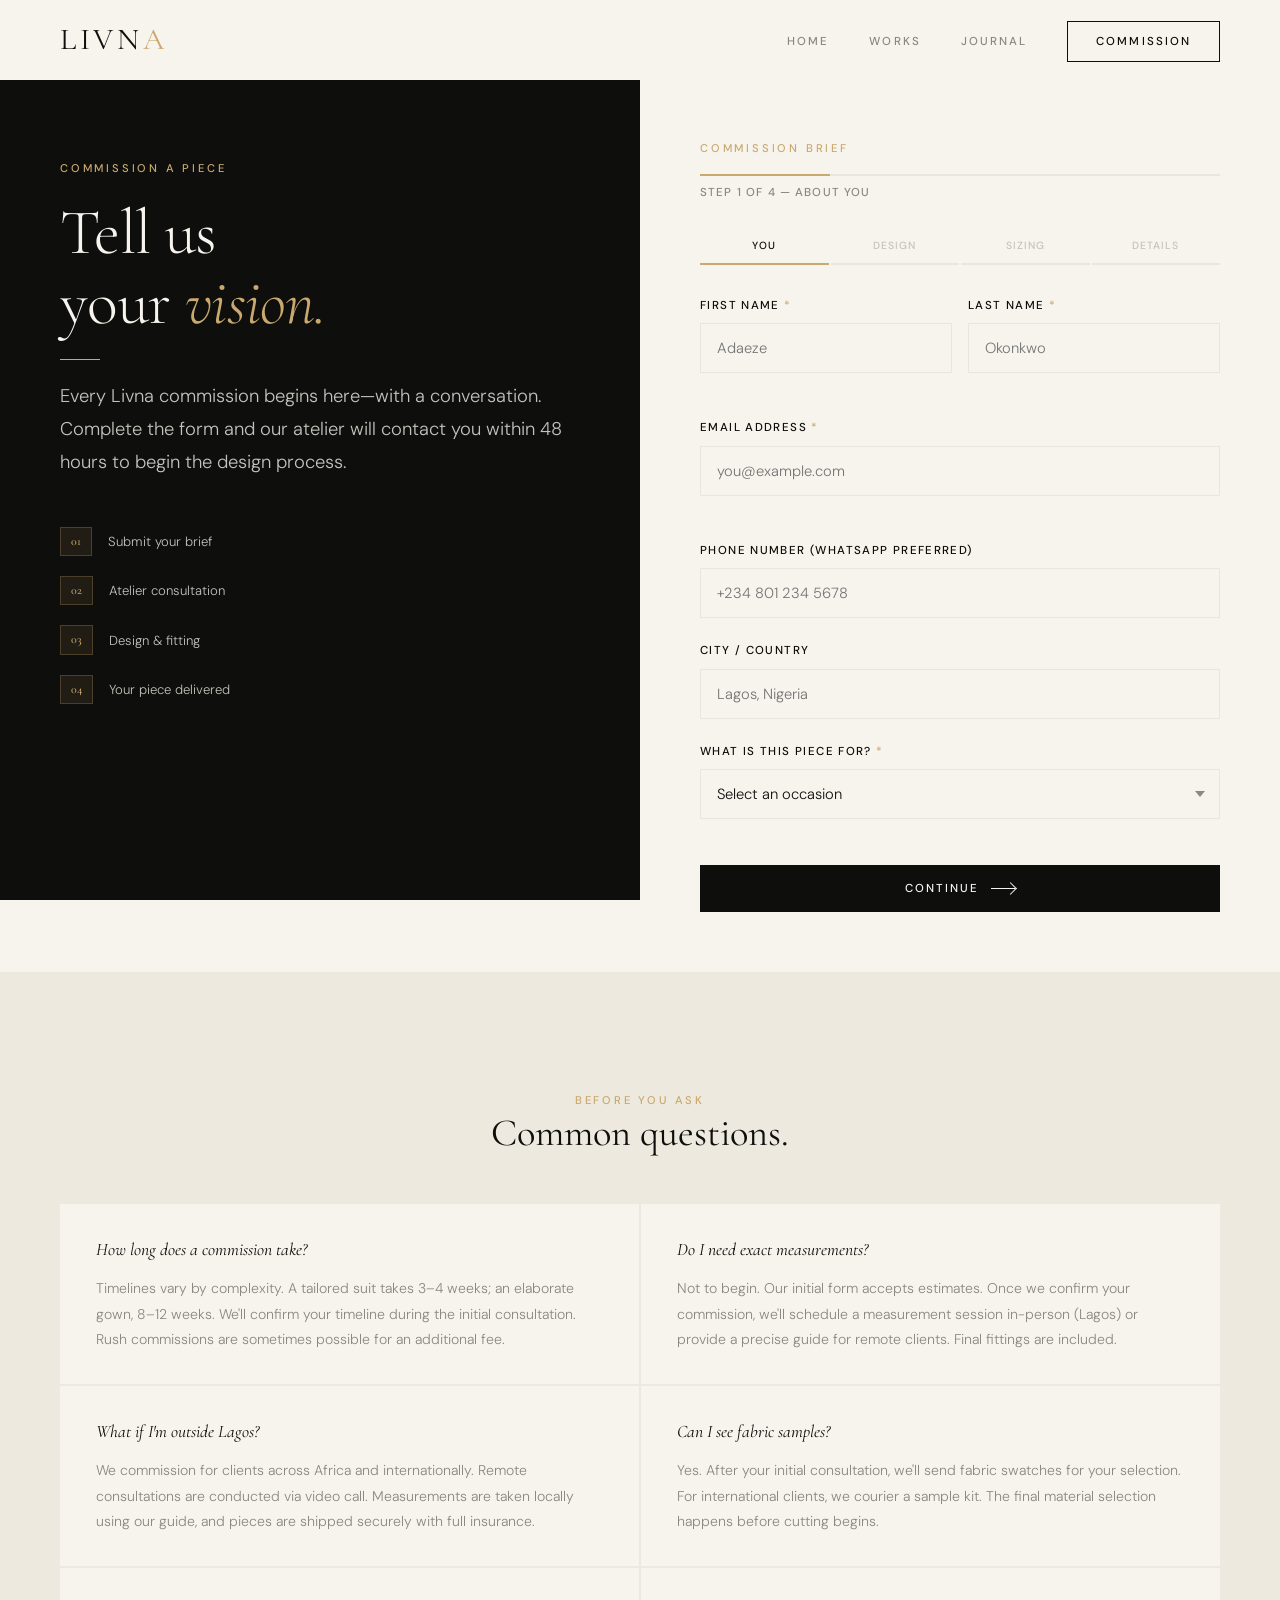
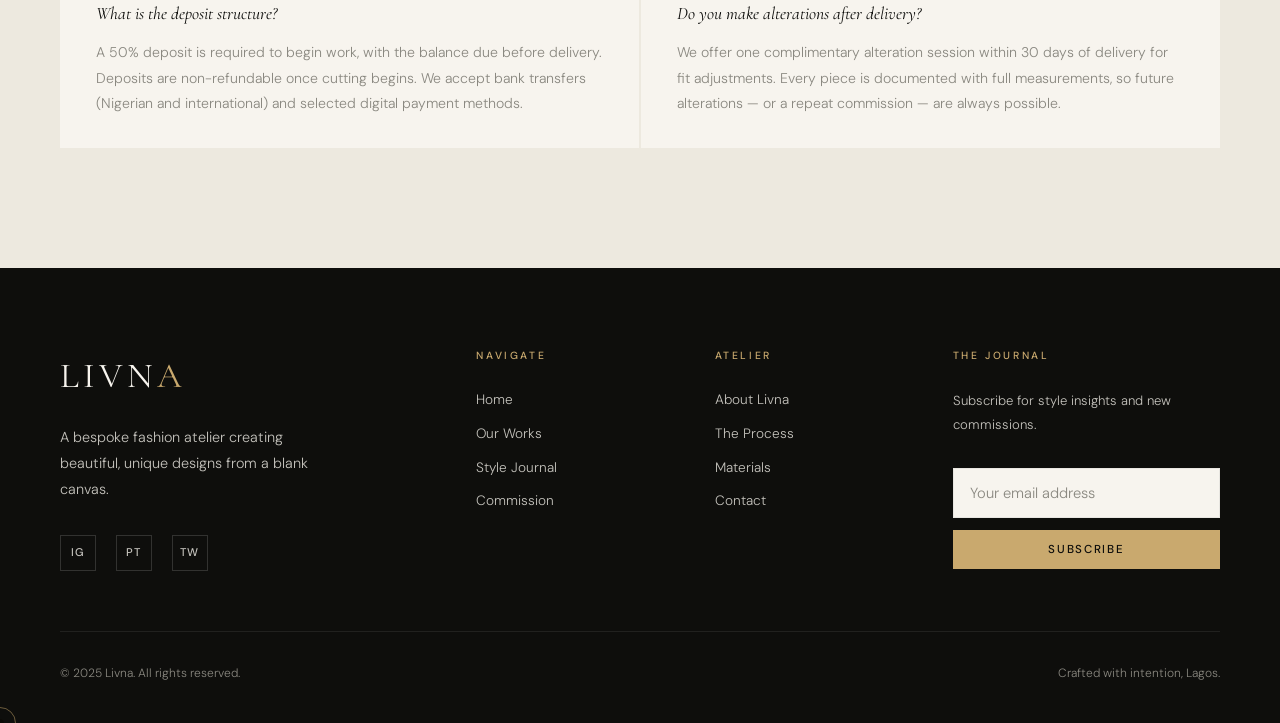
<file: LIVNA/files/order.html>
<!doctype html>
<html lang="en">
  <head>
    <meta charset="UTF-8" />
    <meta name="viewport" content="width=device-width, initial-scale=1.0" />
    <meta
      name="description"
      content="Commission a bespoke piece from Livna. Describe your vision, select materials, specify sizing, and begin a collaboration from a blank canvas."
    />
    <title>Commission — Livna Bespoke Fashion</title>
    <link rel="stylesheet" href="./styles.css" />
    <link rel="stylesheet" href="./order.css" />
  </head>
  <body>
    <!-- NAV -->
    <nav class="nav" role="navigation" aria-label="Main navigation">
      <div class="container nav__inner">
        <a href="index.html" class="nav__logo" aria-label="Livna home"
          >Livn<span>a</span></a
        >
        <ul class="nav__links" role="list">
          <li><a href="index.html" class="nav__link">Home</a></li>
          <li><a href="portfolio.html" class="nav__link">Works</a></li>
          <li><a href="advice.html" class="nav__link">Journal</a></li>
          <li><a href="order.html" class="nav__cta">Commission</a></li>
        </ul>
        <button class="nav__hamburger" aria-label="Open menu">
          <span></span><span></span><span></span>
        </button>
      </div>
    </nav>
    <div class="nav__mobile" role="dialog">
      <a href="index.html" class="nav__link">Home</a>
      <a href="portfolio.html" class="nav__link">Works</a>
      <a href="advice.html" class="nav__link">Journal</a>
      <a href="order.html" class="nav__link">Commission a Piece</a>
    </div>

    <main>
      <!-- HERO -->
      <section class="order-hero" aria-labelledby="order-hero-heading">
        <div class="order-hero__left">
          <div class="order-hero__content">
            <p class="eyebrow animate-fadeUp">Commission a Piece</p>
            <h1
              class="display-2 animate-fadeUp animate-delay-1"
              id="order-hero-heading"
            >
              Tell us<br />your <em>vision.</em>
            </h1>
            <div
              class="divider divider-left animate-fadeUp animate-delay-2"
            ></div>
            <p class="body-lg animate-fadeUp animate-delay-2">
              Every Livna commission begins here—with a conversation. Complete
              the form and our atelier will contact you within 48 hours to begin
              the design process.
            </p>
            <!-- Process mini-timeline -->
            <div class="order-timeline animate-fadeUp animate-delay-3">
              <div class="order-timeline__step">
                <span class="order-timeline__num">01</span>
                <span>Submit your brief</span>
              </div>
              <div class="order-timeline__step">
                <span class="order-timeline__num">02</span>
                <span>Atelier consultation</span>
              </div>
              <div class="order-timeline__step">
                <span class="order-timeline__num">03</span>
                <span>Design & fitting</span>
              </div>
              <div class="order-timeline__step">
                <span class="order-timeline__num">04</span>
                <span>Your piece delivered</span>
              </div>
            </div>
          </div>
        </div>

        <div class="order-hero__right">
          <!-- COMMISSION FORM -->
          <div class="commission-form-wrapper animate-fadeUp animate-delay-1">
            <div class="commission-form__header">
              <p class="eyebrow">Commission Brief</p>
              <div class="commission-form__progress" aria-label="Form progress">
                <div
                  class="progress-bar"
                  id="progress-bar"
                  style="width: 25%"
                ></div>
              </div>
              <p class="commission-form__step-label" id="step-label">
                Step 1 of 4 — About You
              </p>
            </div>

            <!-- Step indicators -->
            <div class="form-steps" aria-hidden="true">
              <div class="form-step active" data-step="1">You</div>
              <div class="form-step" data-step="2">Design</div>
              <div class="form-step" data-step="3">Sizing</div>
              <div class="form-step" data-step="4">Details</div>
            </div>

            <form
              id="commission-form"
              novalidate
              aria-label="Commission request form"
            >
              <!-- STEP 1: About You -->
              <fieldset
                class="form-step-panel active"
                id="step-1-panel"
                aria-label="Step 1: About you"
              >
                <legend class="sr-only">About you</legend>

                <div class="form-row">
                  <div class="form-group">
                    <label for="first-name"
                      >First name
                      <span class="form-required" aria-hidden="true"
                        >*</span
                      ></label
                    >
                    <input
                      type="text"
                      id="first-name"
                      name="firstName"
                      required
                      autocomplete="given-name"
                      placeholder="Adaeze"
                    />
                    <span
                      class="form-error"
                      id="first-name-error"
                      role="alert"
                    ></span>
                  </div>
                  <div class="form-group">
                    <label for="last-name"
                      >Last name
                      <span class="form-required" aria-hidden="true"
                        >*</span
                      ></label
                    >
                    <input
                      type="text"
                      id="last-name"
                      name="lastName"
                      required
                      autocomplete="family-name"
                      placeholder="Okonkwo"
                    />
                    <span
                      class="form-error"
                      id="last-name-error"
                      role="alert"
                    ></span>
                  </div>
                </div>

                <div class="form-group">
                  <label for="email"
                    >Email address
                    <span class="form-required" aria-hidden="true"
                      >*</span
                    ></label
                  >
                  <input
                    type="email"
                    id="email"
                    name="email"
                    required
                    autocomplete="email"
                    placeholder="you@example.com"
                  />
                  <span class="form-error" id="email-error" role="alert"></span>
                </div>

                <div class="form-group">
                  <label for="phone">Phone number (WhatsApp preferred)</label>
                  <input
                    type="tel"
                    id="phone"
                    name="phone"
                    autocomplete="tel"
                    placeholder="+234 801 234 5678"
                  />
                </div>

                <div class="form-group">
                  <label for="location">City / Country</label>
                  <input
                    type="text"
                    id="location"
                    name="location"
                    placeholder="Lagos, Nigeria"
                  />
                </div>

                <div class="form-group">
                  <label for="occasion"
                    >What is this piece for?
                    <span class="form-required" aria-hidden="true"
                      >*</span
                    ></label
                  >
                  <select id="occasion" name="occasion" required>
                    <option value="" disabled selected>
                      Select an occasion
                    </option>
                    <option value="wedding-bride">Wedding — Bride</option>
                    <option value="wedding-guest">Wedding — Guest</option>
                    <option value="gala-event">Gala / Black Tie Event</option>
                    <option value="corporate">Corporate / Professional</option>
                    <option value="cultural">Cultural Celebration</option>
                    <option value="photoshoot">Photoshoot / Editorial</option>
                    <option value="everyday">Everyday Couture</option>
                    <option value="other">Other</option>
                  </select>
                  <span
                    class="form-error"
                    id="occasion-error"
                    role="alert"
                  ></span>
                </div>

                <button
                  type="button"
                  class="btn btn-primary form-next"
                  onclick="nextStep(2)"
                  style="width: 100%; justify-content: center"
                >
                  Continue <span class="btn-icon" aria-hidden="true"></span>
                </button>
              </fieldset>

              <!-- STEP 2: Design Vision -->
              <fieldset
                class="form-step-panel"
                id="step-2-panel"
                aria-label="Step 2: Design vision"
                hidden
              >
                <legend class="sr-only">Design vision</legend>

                <div class="form-group">
                  <label for="garment-type"
                    >Type of garment
                    <span class="form-required" aria-hidden="true"
                      >*</span
                    ></label
                  >
                  <select id="garment-type" name="garmentType" required>
                    <option value="" disabled selected>
                      Select garment type
                    </option>
                    <option value="gown">Gown / Dress</option>
                    <option value="suit">Suit / Blazer</option>
                    <option value="two-piece">Two-piece Set</option>
                    <option value="cape-jacket">Cape / Jacket</option>
                    <option value="skirt-top">Skirt + Top</option>
                    <option value="jumpsuit">Jumpsuit / Romper</option>
                    <option value="cultural-attire">Cultural Attire</option>
                    <option value="other">Other</option>
                  </select>
                  <span
                    class="form-error"
                    id="garment-error"
                    role="alert"
                  ></span>
                </div>

                <div class="form-group">
                  <label
                    >Style direction
                    <span class="form-required" aria-hidden="true"
                      >*</span
                    ></label
                  >
                  <div
                    class="style-grid"
                    role="group"
                    aria-label="Select style direction"
                  >
                    <label class="style-option">
                      <input
                        type="radio"
                        name="style"
                        value="minimal-clean"
                        required
                      />
                      <span class="style-option__label">
                        <strong>Minimal</strong>
                        <small>Clean lines, restraint</small>
                      </span>
                    </label>
                    <label class="style-option">
                      <input type="radio" name="style" value="dramatic-bold" />
                      <span class="style-option__label">
                        <strong>Dramatic</strong>
                        <small>Statement, volume</small>
                      </span>
                    </label>
                    <label class="style-option">
                      <input type="radio" name="style" value="romantic-soft" />
                      <span class="style-option__label">
                        <strong>Romantic</strong>
                        <small>Soft, feminine</small>
                      </span>
                    </label>
                    <label class="style-option">
                      <input type="radio" name="style" value="architectural" />
                      <span class="style-option__label">
                        <strong>Architectural</strong>
                        <small>Structured, geometric</small>
                      </span>
                    </label>
                    <label class="style-option">
                      <input
                        type="radio"
                        name="style"
                        value="cultural-fusion"
                      />
                      <span class="style-option__label">
                        <strong>Cultural</strong>
                        <small>Heritage meets modern</small>
                      </span>
                    </label>
                    <label class="style-option">
                      <input type="radio" name="style" value="other-custom" />
                      <span class="style-option__label">
                        <strong>My Own</strong>
                        <small>Describe below</small>
                      </span>
                    </label>
                  </div>
                </div>

                <div class="form-group">
                  <label for="material-pref">Preferred material(s)</label>
                  <div
                    class="material-tags"
                    role="group"
                    aria-label="Select materials"
                  >
                    <label class="material-tag"
                      ><input
                        type="checkbox"
                        name="material"
                        value="silk"
                      /><span>Silk</span></label
                    >
                    <label class="material-tag"
                      ><input
                        type="checkbox"
                        name="material"
                        value="satin"
                      /><span>Satin</span></label
                    >
                    <label class="material-tag"
                      ><input
                        type="checkbox"
                        name="material"
                        value="velvet"
                      /><span>Velvet</span></label
                    >
                    <label class="material-tag"
                      ><input
                        type="checkbox"
                        name="material"
                        value="linen"
                      /><span>Linen</span></label
                    >
                    <label class="material-tag"
                      ><input
                        type="checkbox"
                        name="material"
                        value="wool"
                      /><span>Wool</span></label
                    >
                    <label class="material-tag"
                      ><input
                        type="checkbox"
                        name="material"
                        value="lace"
                      /><span>Lace</span></label
                    >
                    <label class="material-tag"
                      ><input
                        type="checkbox"
                        name="material"
                        value="aso-oke"
                      /><span>Aso-Oke</span></label
                    >
                    <label class="material-tag"
                      ><input
                        type="checkbox"
                        name="material"
                        value="ankara"
                      /><span>Ankara</span></label
                    >
                    <label class="material-tag"
                      ><input
                        type="checkbox"
                        name="material"
                        value="unsure"
                      /><span>Advise me</span></label
                    >
                  </div>
                </div>

                <div class="form-group">
                  <label for="color-brief">Colour direction</label>
                  <input
                    type="text"
                    id="color-brief"
                    name="colorBrief"
                    placeholder="e.g. Deep wine, ivory, or open to recommendation"
                  />
                </div>

                <div class="form-row">
                  <button
                    type="button"
                    class="btn btn-outline"
                    onclick="prevStep(1)"
                    style="flex: 1; justify-content: center"
                  >
                    ← Back
                  </button>
                  <button
                    type="button"
                    class="btn btn-primary form-next"
                    onclick="nextStep(3)"
                    style="flex: 2; justify-content: center"
                  >
                    Continue <span class="btn-icon" aria-hidden="true"></span>
                  </button>
                </div>
              </fieldset>

              <!-- STEP 3: Sizing -->
              <fieldset
                class="form-step-panel"
                id="step-3-panel"
                aria-label="Step 3: Sizing"
                hidden
              >
                <legend class="sr-only">Sizing information</legend>

                <div class="sizing-note">
                  <p>
                    All measurements in centimetres. Don't have exact
                    measurements? Estimate or leave blank—we'll guide you during
                    consultation.
                  </p>
                </div>

                <div class="form-row">
                  <div class="form-group">
                    <label for="size-bust">Bust (cm)</label>
                    <input
                      type="number"
                      id="size-bust"
                      name="bust"
                      min="60"
                      max="160"
                      placeholder="e.g. 90"
                    />
                  </div>
                  <div class="form-group">
                    <label for="size-waist">Waist (cm)</label>
                    <input
                      type="number"
                      id="size-waist"
                      name="waist"
                      min="50"
                      max="140"
                      placeholder="e.g. 72"
                    />
                  </div>
                </div>

                <div class="form-row">
                  <div class="form-group">
                    <label for="size-hips">Hips (cm)</label>
                    <input
                      type="number"
                      id="size-hips"
                      name="hips"
                      min="70"
                      max="170"
                      placeholder="e.g. 96"
                    />
                  </div>
                  <div class="form-group">
                    <label for="size-height">Height (cm)</label>
                    <input
                      type="number"
                      id="size-height"
                      name="height"
                      min="140"
                      max="210"
                      placeholder="e.g. 168"
                    />
                  </div>
                </div>

                <div class="form-row">
                  <div class="form-group">
                    <label for="size-shoulder">Shoulder width (cm)</label>
                    <input
                      type="number"
                      id="size-shoulder"
                      name="shoulder"
                      min="30"
                      max="60"
                      placeholder="e.g. 38"
                    />
                  </div>
                  <div class="form-group">
                    <label for="size-inseam">Inseam / length preference</label>
                    <select id="size-inseam" name="inseam">
                      <option value="" disabled selected>Select</option>
                      <option value="mini">Mini (above knee)</option>
                      <option value="midi">Midi (at knee)</option>
                      <option value="maxi">Maxi (ankle)</option>
                      <option value="floor">Floor length</option>
                      <option value="cathedral">Cathedral / trail</option>
                      <option value="advise">Advise me</option>
                    </select>
                  </div>
                </div>

                <div class="form-group">
                  <label for="size-notes">Fit preferences or adjustments</label>
                  <textarea
                    id="size-notes"
                    name="sizeNotes"
                    rows="3"
                    placeholder="e.g. I prefer a relaxed waist, my left shoulder is slightly lower than my right, etc."
                  ></textarea>
                </div>

                <div class="form-row">
                  <button
                    type="button"
                    class="btn btn-outline"
                    onclick="prevStep(2)"
                    style="flex: 1; justify-content: center"
                  >
                    ← Back
                  </button>
                  <button
                    type="button"
                    class="btn btn-primary form-next"
                    onclick="nextStep(4)"
                    style="flex: 2; justify-content: center"
                  >
                    Continue <span class="btn-icon" aria-hidden="true"></span>
                  </button>
                </div>
              </fieldset>

              <!-- STEP 4: Final Details -->
              <fieldset
                class="form-step-panel"
                id="step-4-panel"
                aria-label="Step 4: Final details"
                hidden
              >
                <legend class="sr-only">Final details</legend>

                <div class="form-group">
                  <label for="design-vision"
                    >Describe your vision
                    <span class="form-required" aria-hidden="true"
                      >*</span
                    ></label
                  >
                  <textarea
                    id="design-vision"
                    name="designVision"
                    rows="5"
                    required
                    placeholder="Tell us anything that helps us understand your vision. A mood, a feeling, a reference, a memory. The more you share, the better we understand."
                    minlength="20"
                  ></textarea>
                  <span
                    class="form-error"
                    id="vision-error"
                    role="alert"
                  ></span>
                  <div class="form-hint-row">
                    <span class="form-hint"
                      >Include any inspirations, references, or feelings you'd
                      like the piece to evoke.</span
                    >
                    <span
                      class="char-counter"
                      id="vision-counter"
                      aria-live="polite"
                    >
                      <span id="vision-count">0</span> / 20 min
                    </span>
                  </div>
                  <div class="char-progress" aria-hidden="true">
                    <div class="char-progress__bar" id="vision-progress"></div>
                  </div>
                </div>

                <div class="form-row">
                  <div class="form-group">
                    <label for="deadline">Desired completion date</label>
                    <input type="date" id="deadline" name="deadline" />
                  </div>
                  <div class="form-group">
                    <label for="budget">Approximate budget</label>
                    <select id="budget" name="budget">
                      <option value="" disabled selected>Select range</option>
                      <option value="under-150k">Under ₦150,000</option>
                      <option value="150k-300k">₦150,000 – ₦300,000</option>
                      <option value="300k-500k">₦300,000 – ₦500,000</option>
                      <option value="500k-1m">₦500,000 – ₦1,000,000</option>
                      <option value="1m-plus">₦1,000,000+</option>
                      <option value="discuss">Prefer to discuss</option>
                    </select>
                  </div>
                </div>

                <div class="form-group">
                  <label for="referral">How did you find Livna?</label>
                  <select id="referral" name="referral">
                    <option value="" disabled selected>Select</option>
                    <option value="instagram">Instagram</option>
                    <option value="referral">Friend/Client referral</option>
                    <option value="google">Google search</option>
                    <option value="event">Event / In person</option>
                    <option value="other">Other</option>
                  </select>
                </div>

                <div class="form-group">
                  <label class="checkbox-label">
                    <input
                      type="checkbox"
                      id="consent"
                      name="consent"
                      required
                    />
                    <span
                      >I agree to Livna contacting me about this commission and
                      to receiving the confirmation email with my order
                      details.</span
                    >
                  </label>
                  <span
                    class="form-error"
                    id="consent-error"
                    role="alert"
                  ></span>
                </div>

                <div class="form-row">
                  <button
                    type="button"
                    class="btn btn-outline"
                    onclick="prevStep(3)"
                    style="flex: 1; justify-content: center"
                  >
                    ← Back
                  </button>
                  <button
                    type="submit"
                    class="btn btn-primary"
                    id="submit-btn"
                    style="flex: 2; justify-content: center"
                  >
                    Submit Commission
                    <span class="btn-icon" aria-hidden="true"></span>
                  </button>
                </div>
              </fieldset>
            </form>
          </div>
        </div>
      </section>

      <!-- SUCCESS STATE -->
      <div
        class="order-success"
        id="order-success"
        style="display: none"
        role="status"
        aria-live="polite"
      >
        <div class="order-success__inner">
          <div class="order-success__icon" aria-hidden="true">✓</div>
          <p class="eyebrow">Commission Received</p>
          <h2 class="display-3">Your blank canvas<br /><em>awaits.</em></h2>
          <div class="divider"></div>
          <p class="body-lg" style="max-width: 480px; margin: 0 auto 16px">
            Thank you. A confirmation has been sent to your email address with
            your complete commission brief. Our atelier will be in touch within
            48 hours to begin the conversation.
          </p>
          <p
            class="body-lg"
            style="max-width: 480px; margin: 0 auto 40px; font-size: 0.9rem"
          >
            Reference: <strong id="order-ref"></strong>
          </p>
          <div
            style="
              display: flex;
              gap: 16px;
              justify-content: center;
              flex-wrap: wrap;
            "
          >
            <a href="portfolio.html" class="btn btn-outline"
              >Browse Our Works</a
            >
            <a href="advice.html" class="btn btn-outline">Read the Journal</a>
          </div>
        </div>
      </div>

      <!-- CONFIRMATION POPUP -->
      <div
        class="confirm-modal"
        id="confirm-modal"
        role="dialog"
        aria-modal="true"
        aria-labelledby="confirm-title"
        style="display: none"
      >
        <div class="confirm-modal__backdrop" id="confirm-backdrop"></div>
        <div class="confirm-modal__box">
          <div class="confirm-modal__icon" aria-hidden="true">✓</div>
          <p
            class="eyebrow"
            style="color: var(--champagne); margin-bottom: 12px"
          >
            Commission Received
          </p>
          <h2 class="confirm-modal__title" id="confirm-title">
            Your information<br />has been received.
          </h2>
          <div class="divider"></div>
          <p class="confirm-modal__message">
            A consultation date will be sent to your email to complete your
            order details. Our atelier will be in touch within
            <strong>48 hours.</strong>
          </p>
          <p class="confirm-modal__ref">
            Reference: <span id="confirm-ref"></span>
          </p>
          <button
            class="btn btn-primary confirm-modal__close"
            id="confirm-close"
          >
            Done <span class="btn-icon" aria-hidden="true"></span>
          </button>
        </div>
      </div>

      <!-- FAQ SECTION -->
      <section
        class="order-faq section-pad"
        aria-labelledby="faq-heading"
        style="background: var(--ivory-deep)"
      >
        <div class="container">
          <div class="text-center" style="margin-bottom: 48px">
            <p class="eyebrow reveal">Before you ask</p>
            <h2 class="display-3 reveal" id="faq-heading">Common questions.</h2>
          </div>
          <div class="faq-grid">
            <div class="faq-item reveal">
              <h3 class="faq-q">How long does a commission take?</h3>
              <p class="faq-a">
                Timelines vary by complexity. A tailored suit takes 3–4 weeks;
                an elaborate gown, 8–12 weeks. We'll confirm your timeline
                during the initial consultation. Rush commissions are sometimes
                possible for an additional fee.
              </p>
            </div>
            <div class="faq-item reveal" data-delay="100">
              <h3 class="faq-q">Do I need exact measurements?</h3>
              <p class="faq-a">
                Not to begin. Our initial form accepts estimates. Once we
                confirm your commission, we'll schedule a measurement session
                in-person (Lagos) or provide a precise guide for remote clients.
                Final fittings are included.
              </p>
            </div>
            <div class="faq-item reveal" data-delay="0">
              <h3 class="faq-q">What if I'm outside Lagos?</h3>
              <p class="faq-a">
                We commission for clients across Africa and internationally.
                Remote consultations are conducted via video call. Measurements
                are taken locally using our guide, and pieces are shipped
                securely with full insurance.
              </p>
            </div>
            <div class="faq-item reveal" data-delay="100">
              <h3 class="faq-q">Can I see fabric samples?</h3>
              <p class="faq-a">
                Yes. After your initial consultation, we'll send fabric swatches
                for your selection. For international clients, we courier a
                sample kit. The final material selection happens before cutting
                begins.
              </p>
            </div>
            <div class="faq-item reveal" data-delay="0">
              <h3 class="faq-q">What is the deposit structure?</h3>
              <p class="faq-a">
                A 50% deposit is required to begin work, with the balance due
                before delivery. Deposits are non-refundable once cutting
                begins. We accept bank transfers (Nigerian and international)
                and selected digital payment methods.
              </p>
            </div>
            <div class="faq-item reveal" data-delay="100">
              <h3 class="faq-q">Do you make alterations after delivery?</h3>
              <p class="faq-a">
                We offer one complimentary alteration session within 30 days of
                delivery for fit adjustments. Every piece is documented with
                full measurements, so future alterations — or a repeat
                commission — are always possible.
              </p>
            </div>
          </div>
        </div>
      </section>
    </main>

    <!-- FOOTER -->
    <footer class="footer" role="contentinfo">
      <div class="container">
        <div class="footer__grid">
          <div>
            <div class="footer__logo">Livn<span>a</span></div>
            <p class="footer__tagline">
              A bespoke fashion atelier creating beautiful, unique designs from
              a blank canvas.
            </p>
            <div class="footer__social">
              <a href="#" class="footer__social-link" aria-label="Instagram"
                >IG</a
              >
              <a href="#" class="footer__social-link" aria-label="Pinterest"
                >PT</a
              >
              <a href="#" class="footer__social-link" aria-label="Twitter"
                >TW</a
              >
            </div>
          </div>
          <div>
            <h3 class="footer__heading">Navigate</h3>
            <a href="index.html" class="footer__link">Home</a>
            <a href="portfolio.html" class="footer__link">Our Works</a>
            <a href="advice.html" class="footer__link">Style Journal</a>
            <a href="order.html" class="footer__link">Commission</a>
          </div>
          <div>
            <h3 class="footer__heading">Atelier</h3>
            <a href="#" class="footer__link">About Livna</a>
            <a href="#" class="footer__link">The Process</a>
            <a href="#" class="footer__link">Materials</a>
            <a href="#" class="footer__link">Contact</a>
          </div>
          <div>
            <h3 class="footer__heading">The Journal</h3>
            <p
              class="footer__tagline"
              style="max-width: 100%; font-size: 0.82rem"
            >
              Subscribe for style insights and new commissions.
            </p>
            <div class="footer__newsletter">
              <input
                type="email"
                placeholder="Your email address"
                aria-label="Email for newsletter"
              />
              <button type="button">Subscribe</button>
            </div>
          </div>
        </div>
        <div class="footer__bottom">
          <p class="footer__copy">© 2025 Livna. All rights reserved.</p>
          <p class="footer__copy">Crafted with intention, Lagos.</p>
        </div>
      </div>
    </footer>

    <div class="toast" role="status" aria-live="polite"></div>

    <script src="main.js"></script>
    <script src="order.js"></script>
  </body>
</html>
</file>
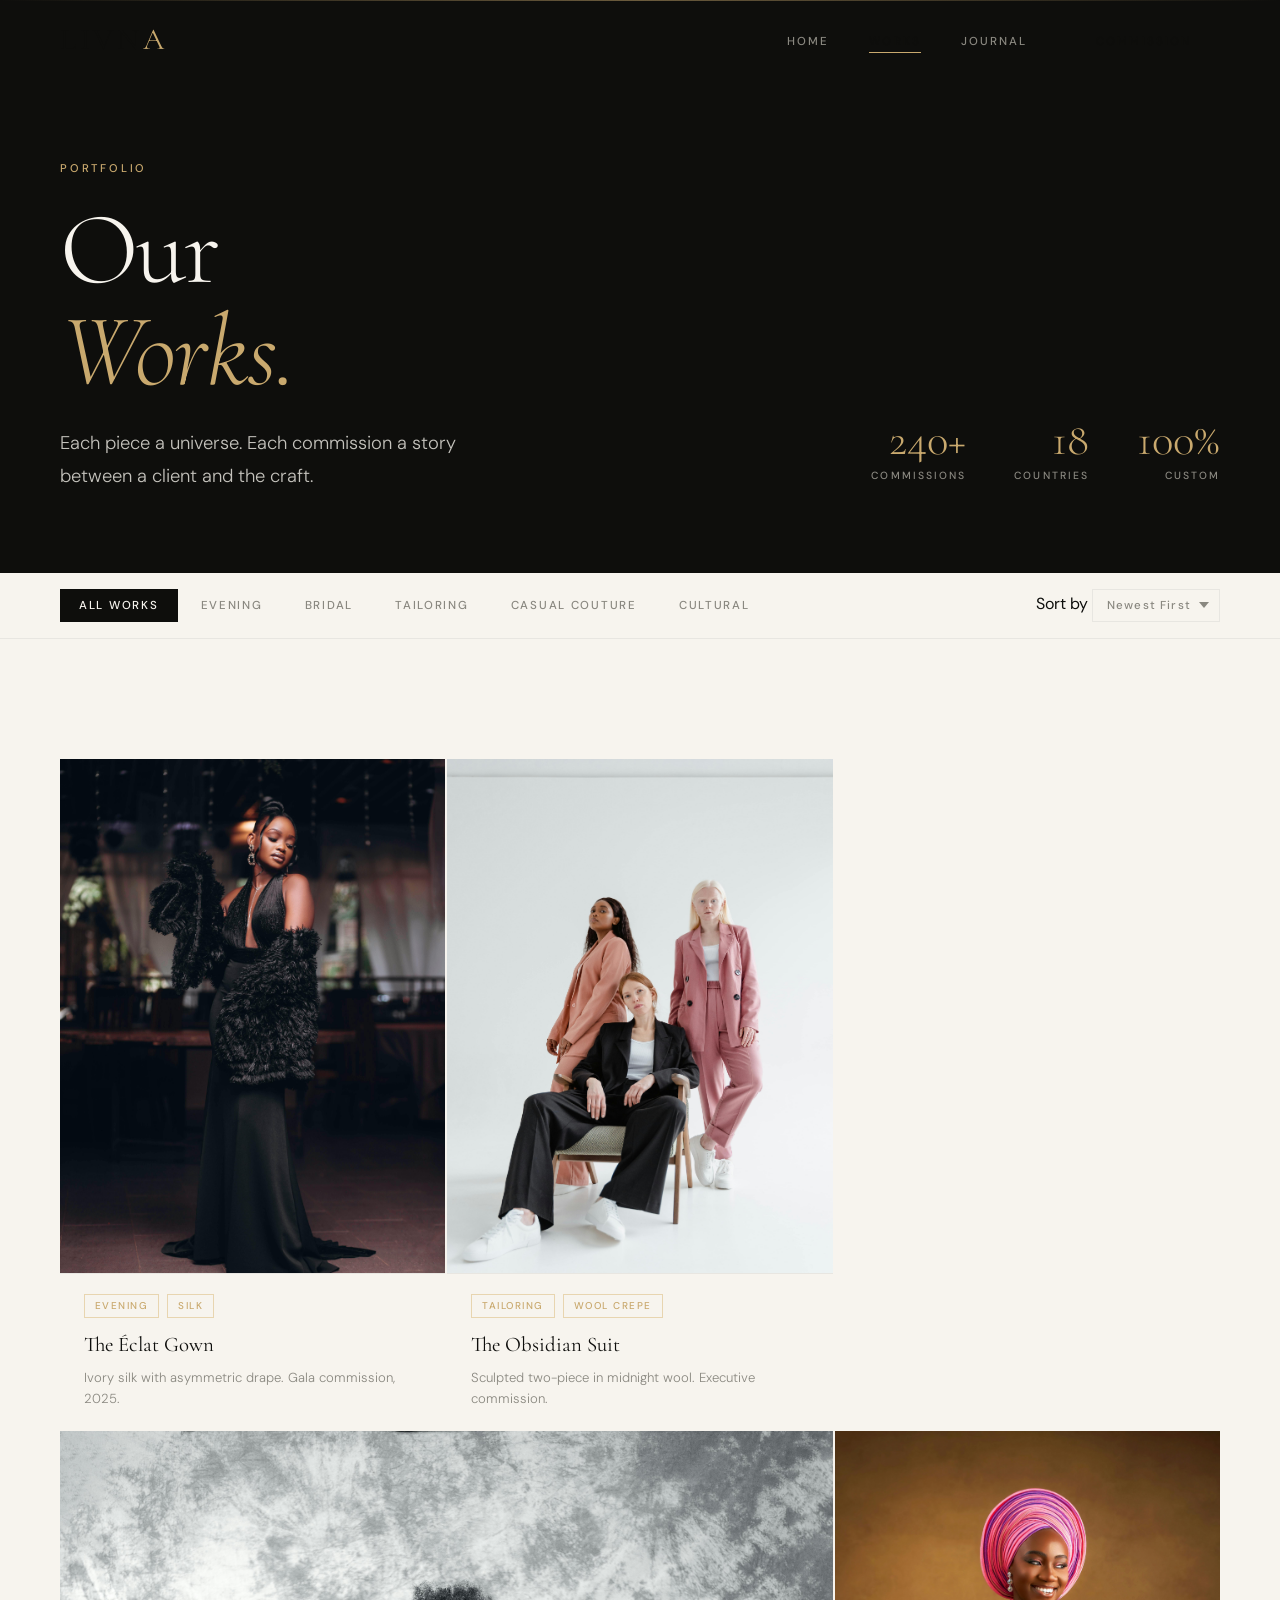
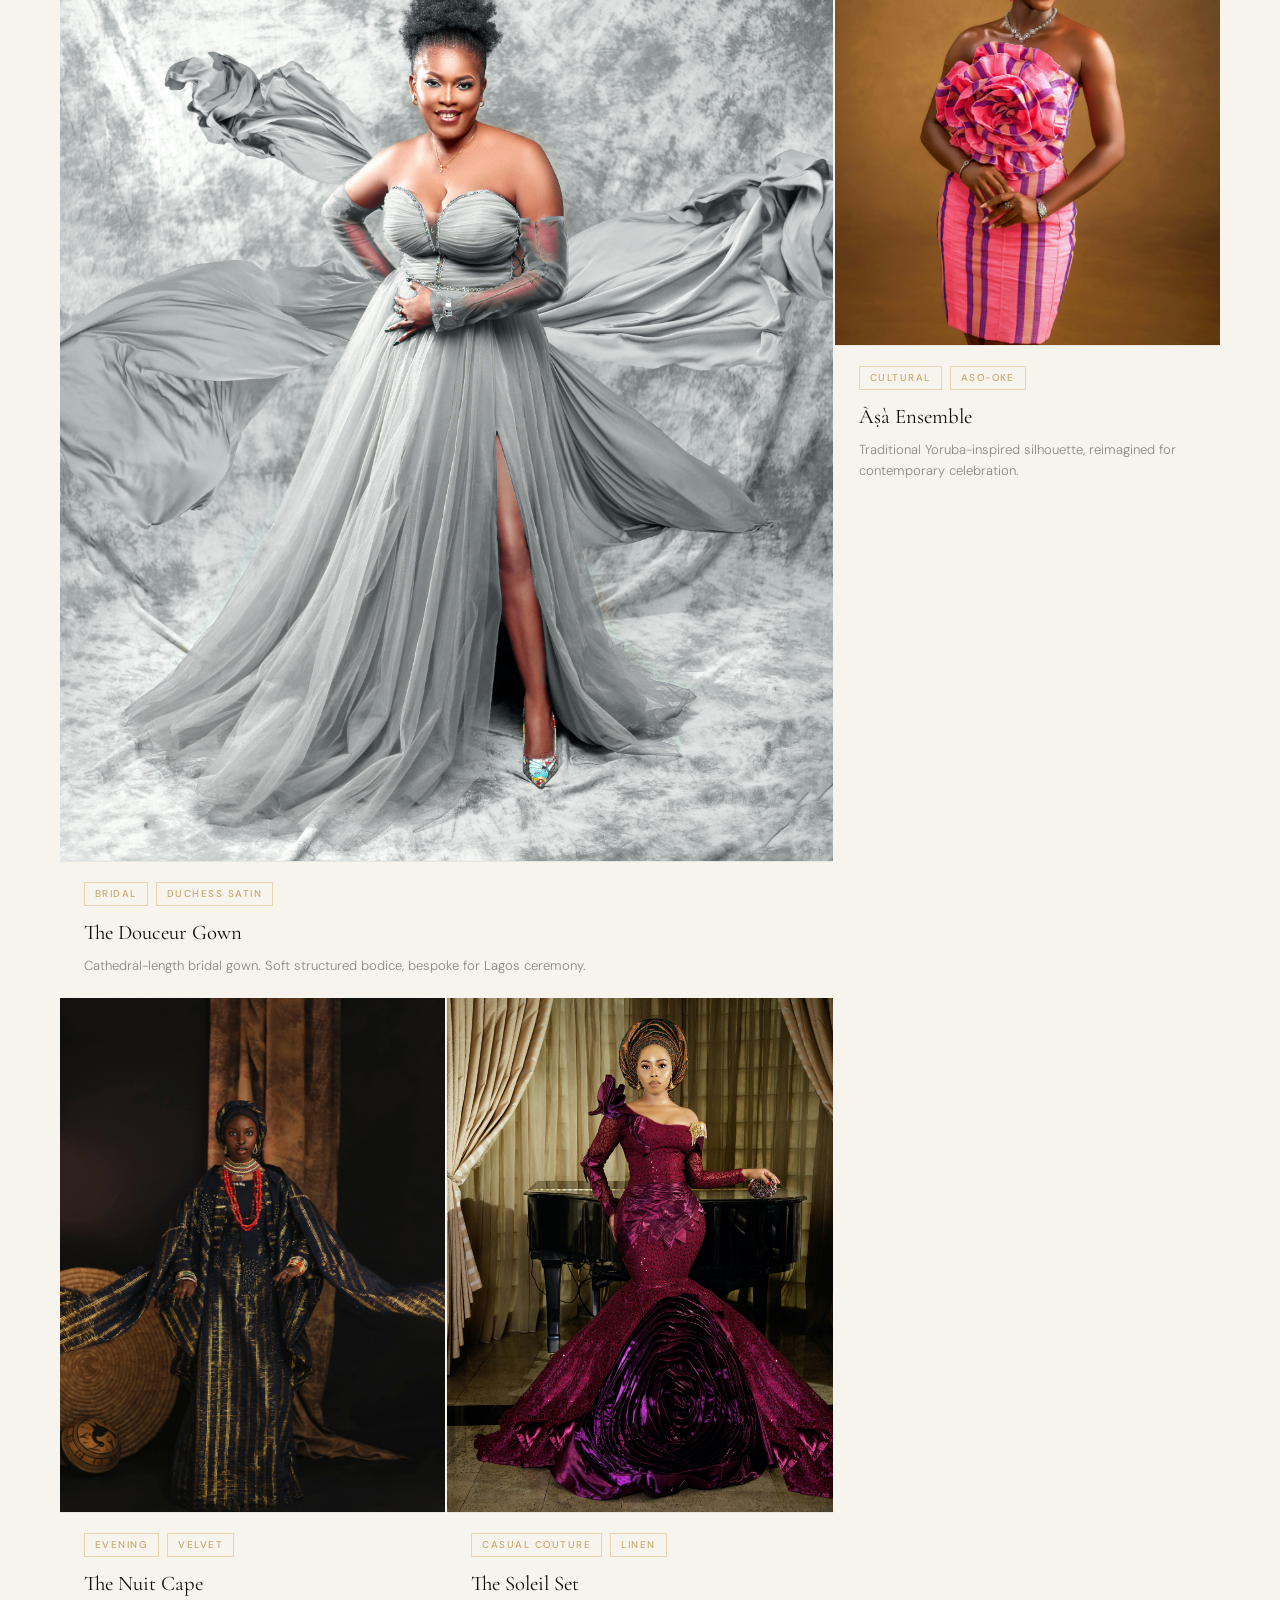
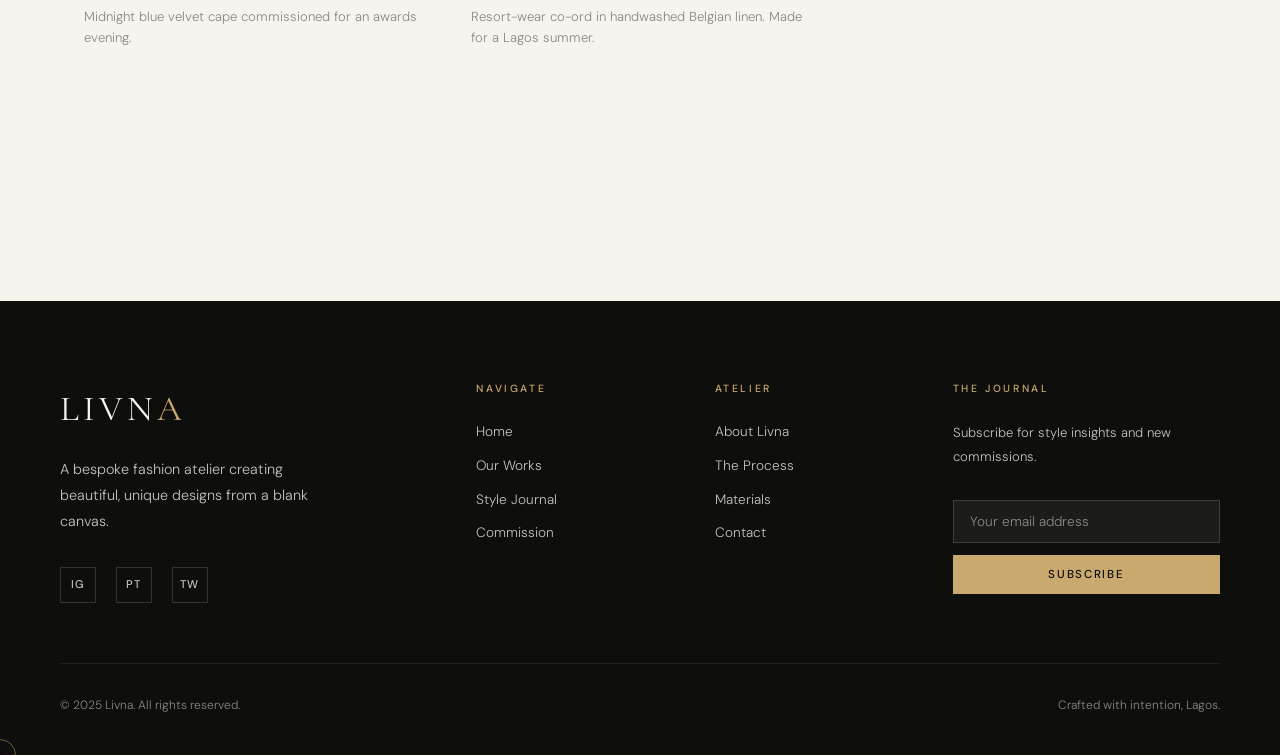
<file: LIVNA/files/portfolio.html>
<!doctype html>
<html lang="en">
  <head>
    <meta charset="UTF-8" />
    <meta name="viewport" content="width=device-width, initial-scale=1.0" />
    <meta
      name="description"
      content="Browse Livna's portfolio of bespoke commissions — evening wear, bridal, tailoring, and ready-to-wear designed from a blank canvas."
    />
    <title>Works — Livna Bespoke Fashion</title>
    <link rel="stylesheet" href="./styles.css" />
    <link rel="stylesheet" href="./portfolio.css" />
  </head>
  <body>
    <!-- NAV -->
    <nav class="nav" role="navigation" aria-label="Main navigation">
      <div class="container nav__inner">
        <a href="index.html" class="nav__logo" aria-label="Livna home"
          >Livn<span>a</span></a
        >
        <ul class="nav__links" role="list">
          <li><a href="index.html" class="nav__link">Home</a></li>
          <li><a href="portfolio.html" class="nav__link">Works</a></li>
          <li><a href="advice.html" class="nav__link">Journal</a></li>
          <li><a href="order.html" class="nav__cta">Commission</a></li>
        </ul>
        <button class="nav__hamburger" aria-label="Open menu">
          <span></span><span></span><span></span>
        </button>
      </div>
    </nav>
    <div class="nav__mobile" role="dialog">
      <a href="index.html" class="nav__link">Home</a>
      <a href="portfolio.html" class="nav__link">Works</a>
      <a href="advice.html" class="nav__link">Journal</a>
      <a href="order.html" class="nav__link">Commission a Piece</a>
    </div>

    <main>
      <!-- HERO -->
      <section
        class="page-hero portfolio-hero"
        aria-labelledby="portfolio-hero-heading"
      >
        <div class="container">
          <div class="portfolio-hero__content">
            <p class="eyebrow animate-fadeUp">Portfolio</p>
            <h1
              class="display-1 animate-fadeUp animate-delay-1"
              id="portfolio-hero-heading"
            >
              Our<br /><em>Works.</em>
            </h1>
            <p
              class="body-lg animate-fadeUp animate-delay-2"
              style="max-width: 440px"
            >
              Each piece a universe. Each commission a story between a client
              and the craft.
            </p>
          </div>
          <div class="portfolio-hero__stats animate-fadeUp animate-delay-2">
            <div class="portfolio-stat">
              <span class="portfolio-stat__num">240+</span>
              <span class="portfolio-stat__label">Commissions</span>
            </div>
            <div class="portfolio-stat">
              <span class="portfolio-stat__num">18</span>
              <span class="portfolio-stat__label">Countries</span>
            </div>
            <div class="portfolio-stat">
              <span class="portfolio-stat__num">100%</span>
              <span class="portfolio-stat__label">Custom</span>
            </div>
          </div>
        </div>
      </section>

      <!-- FILTER BAR -->
      <div
        class="portfolio-filters"
        role="navigation"
        aria-label="Portfolio filters"
        id="filters"
      >
        <div class="container">
          <div class="portfolio-filters__inner">
            <div class="portfolio-filters__categories" role="list">
              <button
                class="filter-btn active"
                data-filter="all"
                role="listitem"
              >
                All Works
              </button>
              <button class="filter-btn" data-filter="evening" role="listitem">
                Evening
              </button>
              <button class="filter-btn" data-filter="bridal" role="listitem">
                Bridal
              </button>
              <button
                class="filter-btn"
                data-filter="tailoring"
                role="listitem"
              >
                Tailoring
              </button>
              <button class="filter-btn" data-filter="casual" role="listitem">
                Casual Couture
              </button>
              <button class="filter-btn" data-filter="cultural" role="listitem">
                Cultural
              </button>
            </div>
            <div class="portfolio-filters__sort">
              <label for="sort-select" class="sr-only">Sort by</label>
              <select id="sort-select" aria-label="Sort portfolio">
                <option value="newest">Newest First</option>
                <option value="oldest">Oldest First</option>
                <option value="material">By Material</option>
              </select>
            </div>
          </div>
        </div>
      </div>

      <!-- PORTFOLIO GRID -->
      <section
        class="portfolio-grid-section section-pad"
        aria-label="Portfolio gallery"
      >
        <div class="container">
          <div class="portfolio__grid" id="portfolio-grid" role="list">
            <!-- Item 1 -->
            <article
              class="portfolio__item"
              data-category="evening"
              data-material="silk"
              data-date="2025"
              role="listitem"
              tabindex="0"
              aria-label="The Éclat Gown - Evening wear in silk"
            >
              <div class="portfolio__visual">
                <div class="portfolio__image">
                  <img
                    src="eclat-gown.jpg"
                    alt="The Éclat Gown"
                    class="portfolio__img"
                  />
                </div>
                <div class="portfolio__overlay">
                  <button
                    class="portfolio__view-btn"
                    onclick="openModal('eclat')"
                    aria-label="View details for The Éclat Gown"
                  >
                    View Piece
                  </button>
                </div>
              </div>
              <div class="portfolio__info">
                <div class="portfolio__tags">
                  <span class="portfolio__tag">Evening</span>
                  <span class="portfolio__tag">Silk</span>
                </div>
                <h2 class="portfolio__title">The Éclat Gown</h2>
                <p class="portfolio__sub">
                  Ivory silk with asymmetric drape. Gala commission, 2025.
                </p>
              </div>
            </article>

            <!-- Item 2 -->
            <article
              class="portfolio__item"
              data-category="tailoring"
              data-material="wool"
              data-date="2025"
              role="listitem"
              tabindex="0"
              aria-label="The Obsidian Suit"
            >
              <div class="portfolio__visual">
                <div class="portfolio__image">
                  <img
                    src="obsidian-suit.jpg"
                    alt="The Obsidian Suit"
                    class="portfolio__img"
                  />
                </div>
                <div class="portfolio__overlay">
                  <button
                    class="portfolio__view-btn"
                    onclick="openModal('obsidian')"
                    aria-label="View details for The Obsidian Suit"
                  >
                    View Piece
                  </button>
                </div>
              </div>
              <div class="portfolio__info">
                <div class="portfolio__tags">
                  <span class="portfolio__tag">Tailoring</span>
                  <span class="portfolio__tag">Wool Crepe</span>
                </div>
                <h2 class="portfolio__title">The Obsidian Suit</h2>
                <p class="portfolio__sub">
                  Sculpted two-piece in midnight wool. Executive commission.
                </p>
              </div>
            </article>

            <!-- Item 3 -->
            <article
              class="portfolio__item portfolio__item--featured"
              data-category="bridal"
              data-material="satin"
              data-date="2025"
              role="listitem"
              tabindex="0"
              aria-label="The Douceur Bridal Gown"
            >
              <div class="portfolio__visual">
                <div class="portfolio__image">
                  <img
                    src="doceur-gown.jpg"
                    alt="The Douceur Gown"
                    class="portfolio__img"
                  />
                </div>
                <div class="portfolio__overlay">
                  <button
                    class="portfolio__view-btn"
                    onclick="openModal('douceur')"
                    aria-label="View details for The Douceur Bridal Gown"
                  >
                    View Piece
                  </button>
                </div>
              </div>
              <div class="portfolio__info">
                <div class="portfolio__tags">
                  <span class="portfolio__tag">Bridal</span>
                  <span class="portfolio__tag">Duchess Satin</span>
                </div>
                <h2 class="portfolio__title">The Douceur Gown</h2>
                <p class="portfolio__sub">
                  Cathedral-length bridal gown. Soft structured bodice, bespoke
                  for Lagos ceremony.
                </p>
              </div>
            </article>

            <!-- Item 4 -->
            <article
              class="portfolio__item"
              data-category="cultural"
              data-material="aso-oke"
              data-date="2024"
              role="listitem"
              tabindex="0"
              aria-label="Àṣà Cultural Ensemble"
            >
              <div class="portfolio__visual">
                <div class="portfolio__image">
                  <img
                    src="asa-ensemble.jpg"
                    alt="Àṣà Cultural Ensemble"
                    class="portfolio__img"
                  />
                </div>
                <div class="portfolio__overlay">
                  <button
                    class="portfolio__view-btn"
                    onclick="openModal('asa')"
                    aria-label="View details for Àṣà Cultural Ensemble"
                  >
                    View Piece
                  </button>
                </div>
              </div>
              <div class="portfolio__info">
                <div class="portfolio__tags">
                  <span class="portfolio__tag">Cultural</span>
                  <span class="portfolio__tag">Aso-Oke</span>
                </div>
                <h2 class="portfolio__title">Àṣà Ensemble</h2>
                <p class="portfolio__sub">
                  Traditional Yoruba-inspired silhouette, reimagined for
                  contemporary celebration.
                </p>
              </div>
            </article>

            <!-- Item 5 -->
            <article
              class="portfolio__item"
              data-category="evening"
              data-material="velvet"
              data-date="2024"
              role="listitem"
              tabindex="0"
              aria-label="The Nuit Evening Cape"
            >
              <div class="portfolio__visual">
                <div class="portfolio__image">
                  <img
                    src="nuitcape.jpg"
                    alt="The Nuit Cape"
                    class="portfolio__img"
                  />
                </div>
                <div class="portfolio__overlay">
                  <button
                    class="portfolio__view-btn"
                    onclick="openModal('nuit')"
                    aria-label="View details for The Nuit Cape"
                  >
                    View Piece
                  </button>
                </div>
              </div>
              <div class="portfolio__info">
                <div class="portfolio__tags">
                  <span class="portfolio__tag">Evening</span>
                  <span class="portfolio__tag">Velvet</span>
                </div>
                <h2 class="portfolio__title">The Nuit Cape</h2>
                <p class="portfolio__sub">
                  Midnight blue velvet cape commissioned for an awards evening.
                </p>
              </div>
            </article>

            <!-- Item 6 -->
            <article
              class="portfolio__item"
              data-category="casual"
              data-material="linen"
              data-date="2024"
              role="listitem"
              tabindex="0"
              aria-label="The Soleil Resort Set"
            >
              <div class="portfolio__visual">
                <div class="portfolio__image">
                  <img
                    src="soleil-set.jpg"
                    alt="The Soleil Set"
                    class="portfolio__img"
                  />
                </div>
                <div class="portfolio__overlay">
                  <button
                    class="portfolio__view-btn"
                    onclick="openModal('soleil')"
                    aria-label="View details for The Soleil Resort Set"
                  >
                    View Piece
                  </button>
                </div>
              </div>
              <div class="portfolio__info">
                <div class="portfolio__tags">
                  <span class="portfolio__tag">Casual Couture</span>
                  <span class="portfolio__tag">Linen</span>
                </div>
                <h2 class="portfolio__title">The Soleil Set</h2>
                <p class="portfolio__sub">
                  Resort-wear co-ord in handwashed Belgian linen. Made for a
                  Lagos summer.
                </p>
              </div>
            </article>
          </div>

          <!-- Empty state -->
          <div
            class="portfolio__empty"
            id="portfolio-empty"
            style="display: none"
            role="status"
          >
            <p>No pieces found in this category.</p>
            <button class="btn btn-outline" onclick="resetFilters()">
              View All Works
            </button>
          </div>

          <!-- Load more -->
          <div class="portfolio__loadmore reveal">
            <a href="order.html" class="btn btn-outline">
              Commission Something New
              <span class="btn-icon" aria-hidden="true"></span>
            </a>
          </div>
        </div>
      </section>
    </main>

    <!-- MODAL -->
    <div
      class="portfolio-modal"
      id="portfolio-modal"
      role="dialog"
      aria-modal="true"
      aria-labelledby="modal-title"
      style="display: none"
    >
      <div class="portfolio-modal__backdrop" onclick="closeModal()"></div>
      <div class="portfolio-modal__panel">
        <button
          class="portfolio-modal__close"
          onclick="closeModal()"
          aria-label="Close details"
        >
          <span aria-hidden="true">×</span>
        </button>
        <div class="portfolio-modal__content" id="modal-content">
          <!-- Populated by JS -->
        </div>
      </div>
    </div>

    <!-- FOOTER -->
    <footer class="footer" role="contentinfo">
      <div class="container">
        <div class="footer__grid">
          <div>
            <div class="footer__logo">Livn<span>a</span></div>
            <p class="footer__tagline">
              A bespoke fashion atelier creating beautiful, unique designs from
              a blank canvas.
            </p>
            <div class="footer__social">
              <a href="#" class="footer__social-link" aria-label="Instagram"
                >IG</a
              >
              <a href="#" class="footer__social-link" aria-label="Pinterest"
                >PT</a
              >
              <a href="#" class="footer__social-link" aria-label="Twitter"
                >TW</a
              >
            </div>
          </div>
          <div>
            <h3 class="footer__heading">Navigate</h3>
            <a href="index.html" class="footer__link">Home</a>
            <a href="portfolio.html" class="footer__link">Our Works</a>
            <a href="advice.html" class="footer__link">Style Journal</a>
            <a href="order.html" class="footer__link">Commission</a>
          </div>
          <div>
            <h3 class="footer__heading">Atelier</h3>
            <a href="#" class="footer__link">About Livna</a>
            <a href="#" class="footer__link">The Process</a>
            <a href="#" class="footer__link">Materials</a>
            <a href="#" class="footer__link">Contact</a>
          </div>
          <div>
            <h3 class="footer__heading">The Journal</h3>
            <p
              class="footer__tagline"
              style="max-width: 100%; font-size: 0.82rem"
            >
              Subscribe for style insights and new commissions.
            </p>
            <div class="footer__newsletter">
              <input
                type="email"
                placeholder="Your email address"
                aria-label="Email for newsletter"
              />
              <button type="button">Subscribe</button>
            </div>
          </div>
        </div>
        <div class="footer__bottom">
          <p class="footer__copy">© 2025 Livna. All rights reserved.</p>
          <p class="footer__copy">Crafted with intention, Lagos.</p>
        </div>
      </div>
    </footer>

    <div class="toast" role="status" aria-live="polite"></div>

    <script src="main.js"></script>
    <script src="portfolio.js"></script>
  </body>
</html>
</file>
<file: LIVNA/files/styles.css>
/* ============================================================
   LIVNA — Global Design System
   Aesthetic: Luxury Editorial / Atelier Noir
   Typography: Cormorant Garamond (display) + DM Sans (body)
   Palette: Ivory, Obsidian, Champagne, Warm Ash
   ============================================================ */

@import url('https://fonts.googleapis.com/css2?family=Cormorant+Garamond:ital,wght@0,300;0,400;0,500;0,600;1,300;1,400;1,500&family=DM+Sans:ital,opsz,wght@0,9..40,300;0,9..40,400;0,9..40,500;1,9..40,300&display=swap');

/* ─── RESET & BASE ─────────────────────────────────────────── */
*, *::before, *::after {
  box-sizing: border-box;
  margin: 0;
  padding: 0;
}

:root {
  /* Palette */
  --ivory:        #F7F4EE;
  --ivory-deep:   #EDE9DF;
  --obsidian:     #0E0E0C;
  --obsidian-soft:#1A1A17;
  --champagne:    #C9A96E;
  --champagne-lt: #E8D5B0;
  --ash:          #8A8880;
  --ash-lt:       #C4C2BC;
  --ash-xlt:      #E8E6E1;

  /* Typography */
  --font-display: 'Cormorant Garamond', Georgia, serif;
  --font-body:    'DM Sans', system-ui, sans-serif;

  /* Spacing */
  --nav-h: 80px;
  --section-pad: clamp(60px, 10vw, 120px);
  --container: 1280px;

  /* Transitions */
  --ease: cubic-bezier(0.25, 0.1, 0.25, 1);
  --ease-out: cubic-bezier(0, 0, 0.2, 1);
}

html {
  scroll-behavior: smooth;
  font-size: 16px;
}

body {
  font-family: var(--font-body);
  background-color: var(--ivory);
  color: var(--obsidian);
  line-height: 1.6;
  -webkit-font-smoothing: antialiased;
  overflow-x: hidden;
}

img { display: block; max-width: 100%; height: auto; }
a { text-decoration: none; color: inherit; }
ul, ol { list-style: none; }
button { cursor: pointer; border: none; background: none; font-family: inherit; }
input, textarea, select { font-family: inherit; }

/* ─── CUSTOM SCROLLBAR ─────────────────────────────────────── */
::-webkit-scrollbar { width: 6px; }
::-webkit-scrollbar-track { background: var(--ivory); }
::-webkit-scrollbar-thumb { background: var(--champagne); border-radius: 3px; }

/* ─── UTILITY CLASSES ──────────────────────────────────────── */
.container {
  width: 100%;
  max-width: var(--container);
  margin: 0 auto;
  padding: 0 clamp(20px, 5vw, 60px);
}

.section-pad { padding: var(--section-pad) 0; }

.text-center { text-align: center; }
.text-champagne { color: var(--champagne); }

/* ─── TYPOGRAPHY SCALE ─────────────────────────────────────── */
.display-1 {
  font-family: var(--font-display);
  font-size: clamp(3rem, 8vw, 8rem);
  font-weight: 300;
  line-height: 1.0;
  letter-spacing: -0.02em;
}

.display-2 {
  font-family: var(--font-display);
  font-size: clamp(2.2rem, 5vw, 5rem);
  font-weight: 300;
  line-height: 1.1;
  letter-spacing: -0.01em;
}

.display-3 {
  font-family: var(--font-display);
  font-size: clamp(1.6rem, 3vw, 2.8rem);
  font-weight: 400;
  line-height: 1.2;
}

.eyebrow {
  font-family: var(--font-body);
  font-size: 0.7rem;
  font-weight: 500;
  letter-spacing: 0.25em;
  text-transform: uppercase;
  color: var(--champagne);
}

.body-lg {
  font-size: clamp(1rem, 1.5vw, 1.15rem);
  font-weight: 300;
  line-height: 1.8;
  color: var(--ash);
}

/* ─── NAVIGATION ───────────────────────────────────────────── */
.nav {
  position: fixed;
  top: 0;
  left: 0;
  right: 0;
  height: var(--nav-h);
  z-index: 1000;
  display: flex;
  align-items: center;
  transition: background 0.4s var(--ease), box-shadow 0.4s var(--ease);
}

.nav.scrolled {
  background: rgba(247, 244, 238, 0.96);
  backdrop-filter: blur(12px);
  -webkit-backdrop-filter: blur(12px);
  box-shadow: 0 1px 0 var(--ash-xlt);
}

.nav__inner {
  display: flex;
  align-items: center;
  justify-content: space-between;
  width: 100%;
}

.nav__logo {
  font-family: var(--font-display);
  font-size: 1.9rem;
  font-weight: 400;
  letter-spacing: 0.12em;
  color: var(--obsidian);
  text-transform: uppercase;
}

.nav__logo span { color: var(--champagne); }

.nav__links {
  display: flex;
  align-items: center;
  gap: 40px;
}

.nav__link {
  font-size: 0.72rem;
  font-weight: 500;
  letter-spacing: 0.18em;
  text-transform: uppercase;
  color: var(--ash);
  transition: color 0.25s var(--ease);
  position: relative;
}

.nav__link::after {
  content: '';
  position: absolute;
  bottom: -4px;
  left: 0;
  width: 0;
  height: 1px;
  background: var(--champagne);
  transition: width 0.3s var(--ease-out);
}

.nav__link:hover,
.nav__link.active {
  color: var(--obsidian);
}

.nav__link:hover::after,
.nav__link.active::after {
  width: 100%;
}

.nav__cta {
  font-size: 0.72rem;
  font-weight: 500;
  letter-spacing: 0.18em;
  text-transform: uppercase;
  padding: 12px 28px;
  border: 1px solid var(--obsidian);
  color: var(--obsidian);
  transition: all 0.3s var(--ease);
}

.nav__cta:hover {
  background: var(--obsidian);
  color: var(--ivory);
}

/* Mobile hamburger */
.nav__hamburger {
  display: none;
  flex-direction: column;
  gap: 5px;
  width: 28px;
  cursor: pointer;
}

.nav__hamburger span {
  display: block;
  height: 1px;
  background: var(--obsidian);
  transition: all 0.3s var(--ease);
}

/* Mobile menu */
.nav__mobile {
  display: none;
  position: fixed;
  inset: 0;
  background: var(--ivory);
  z-index: 999;
  flex-direction: column;
  align-items: center;
  justify-content: center;
  gap: 40px;
  opacity: 0;
  transition: opacity 0.3s var(--ease);
}

.nav__mobile.open {
  display: flex;
  opacity: 1;
}

.nav__mobile .nav__link {
  font-size: 1rem;
  color: var(--obsidian);
}

/* ─── BUTTONS ──────────────────────────────────────────────── */
.btn {
  display: inline-flex;
  align-items: center;
  gap: 12px;
  font-family: var(--font-body);
  font-size: 0.72rem;
  font-weight: 500;
  letter-spacing: 0.18em;
  text-transform: uppercase;
  padding: 16px 36px;
  transition: all 0.3s var(--ease);
  cursor: pointer;
  border: none;
}

.btn-primary {
  background: var(--obsidian);
  color: var(--ivory);
}

.btn-primary:hover {
  background: var(--obsidian-soft);
  transform: translateY(-1px);
}

.btn-outline {
  background: transparent;
  color: var(--obsidian);
  border: 1px solid var(--obsidian);
}

.btn-outline:hover {
  background: var(--obsidian);
  color: var(--ivory);
}

.btn-champagne {
  background: var(--champagne);
  color: var(--obsidian);
}

.btn-champagne:hover {
  background: var(--champagne-lt);
}

.btn-icon {
  width: 24px;
  height: 1px;
  background: currentColor;
  position: relative;
  flex-shrink: 0;
}

.btn-icon::before {
  content: '';
  position: absolute;
  right: 0;
  top: -4px;
  width: 9px;
  height: 9px;
  border-right: 1px solid currentColor;
  border-top: 1px solid currentColor;
  transform: rotate(45deg);
}

/* ─── SECTION DIVIDERS ─────────────────────────────────────── */
.divider {
  width: 40px;
  height: 1px;
  background: var(--champagne);
  margin: 20px auto;
}

.divider-left {
  margin: 20px 0;
}

/* ─── DECORATIVE ELEMENTS ──────────────────────────────────── */
.deco-number {
  font-family: var(--font-display);
  font-size: clamp(6rem, 15vw, 14rem);
  font-weight: 300;
  line-height: 1;
  color: transparent;
  -webkit-text-stroke: 1px var(--ash-xlt);
  pointer-events: none;
  user-select: none;
}

/* ─── PAGE HERO GENERIC ────────────────────────────────────── */
.page-hero {
  padding-top: calc(var(--nav-h) + 80px);
  padding-bottom: 80px;
  position: relative;
  overflow: hidden;
}

.page-hero::before {
  content: '';
  position: absolute;
  top: 0;
  left: 0;
  right: 0;
  height: 1px;
  background: linear-gradient(90deg, transparent, var(--champagne), transparent);
  opacity: 0.5;
}

/* ─── FOOTER ───────────────────────────────────────────────── */
.footer {
  background: var(--obsidian);
  color: var(--ivory);
  padding: 80px 0 40px;
}

.footer__grid {
  display: grid;
  grid-template-columns: 2fr 1fr 1fr 1.5fr;
  gap: 60px;
  margin-bottom: 60px;
}

.footer__logo {
  font-family: var(--font-display);
  font-size: 2.2rem;
  font-weight: 400;
  letter-spacing: 0.12em;
  text-transform: uppercase;
  margin-bottom: 20px;
}

.footer__logo span { color: var(--champagne); }

.footer__tagline {
  font-size: 0.9rem;
  font-weight: 300;
  color: var(--ash-lt);
  line-height: 1.8;
  max-width: 280px;
  margin-bottom: 32px;
}

.footer__social {
  display: flex;
  gap: 20px;
}

.footer__social-link {
  width: 36px;
  height: 36px;
  border: 1px solid rgba(255,255,255,0.15);
  display: flex;
  align-items: center;
  justify-content: center;
  font-size: 0.7rem;
  font-weight: 500;
  letter-spacing: 0.1em;
  color: var(--ash-lt);
  transition: all 0.3s var(--ease);
}

.footer__social-link:hover {
  border-color: var(--champagne);
  color: var(--champagne);
}

.footer__heading {
  font-size: 0.65rem;
  font-weight: 500;
  letter-spacing: 0.25em;
  text-transform: uppercase;
  color: var(--champagne);
  margin-bottom: 24px;
}

.footer__link {
  display: block;
  font-size: 0.85rem;
  font-weight: 300;
  color: var(--ash-lt);
  margin-bottom: 12px;
  transition: color 0.25s var(--ease);
}

.footer__link:hover { color: var(--ivory); }

.footer__newsletter input {
  width: 100%;
  background: rgba(255,255,255,0.06);
  border: 1px solid rgba(255,255,255,0.15);
  color: var(--ivory);
  padding: 12px 16px;
  font-size: 0.85rem;
  font-weight: 300;
  margin-bottom: 12px;
  outline: none;
  transition: border-color 0.3s var(--ease);
}

.footer__newsletter input::placeholder { color: var(--ash); }
.footer__newsletter input:focus { border-color: var(--champagne); }

.footer__newsletter button {
  width: 100%;
  background: var(--champagne);
  color: var(--obsidian);
  padding: 12px;
  font-size: 0.72rem;
  font-weight: 500;
  letter-spacing: 0.15em;
  text-transform: uppercase;
  transition: background 0.3s var(--ease);
  cursor: pointer;
  border: none;
}

.footer__newsletter button:hover { background: var(--champagne-lt); }

.footer__bottom {
  border-top: 1px solid rgba(255,255,255,0.08);
  padding-top: 32px;
  display: flex;
  justify-content: space-between;
  align-items: center;
}

.footer__copy {
  font-size: 0.75rem;
  color: var(--ash);
  font-weight: 300;
}

/* ─── ANIMATIONS ───────────────────────────────────────────── */
@keyframes fadeUp {
  from { opacity: 0; transform: translateY(30px); }
  to   { opacity: 1; transform: translateY(0); }
}

@keyframes fadeIn {
  from { opacity: 0; }
  to   { opacity: 1; }
}

@keyframes slideLeft {
  from { transform: translateX(40px); opacity: 0; }
  to   { transform: translateX(0); opacity: 1; }
}

@keyframes shimmer {
  0%   { left: -100%; }
  100% { left: 200%; }
}

.animate-fadeUp {
  opacity: 0;
  animation: fadeUp 0.9s var(--ease-out) forwards;
}

.animate-delay-1 { animation-delay: 0.15s; }
.animate-delay-2 { animation-delay: 0.3s; }
.animate-delay-3 { animation-delay: 0.45s; }
.animate-delay-4 { animation-delay: 0.6s; }

/* Scroll reveal */
.reveal {
  opacity: 0;
  transform: translateY(30px);
  transition: opacity 0.8s var(--ease-out), transform 0.8s var(--ease-out);
}

.reveal.visible {
  opacity: 1;
  transform: translateY(0);
}

/* ─── NOTIFICATION / TOAST ─────────────────────────────────── */
.toast {
  position: fixed;
  bottom: 40px;
  right: 40px;
  background: var(--obsidian);
  color: var(--ivory);
  padding: 16px 28px;
  font-size: 0.85rem;
  font-weight: 400;
  z-index: 9999;
  transform: translateY(100px);
  opacity: 0;
  transition: all 0.4s var(--ease-out);
  max-width: 360px;
  border-left: 3px solid var(--champagne);
}

.toast.show {
  transform: translateY(0);
  opacity: 1;
}

/* ─── RESPONSIVE ───────────────────────────────────────────── */
@media (max-width: 1024px) {
  .footer__grid {
    grid-template-columns: 1fr 1fr;
    gap: 40px;
  }
}

@media (max-width: 768px) {
  :root { --nav-h: 64px; }

  .nav__links, .nav__cta { display: none; }
  .nav__hamburger { display: flex; }

  .footer__grid {
    grid-template-columns: 1fr;
    gap: 36px;
  }

  .footer__bottom {
    flex-direction: column;
    gap: 16px;
    text-align: center;
  }
}
</file>
<file: LIVNA/files/index.css>
/* ============================================================
   LIVNA — Landing Page Styles (index.css)
   ============================================================ */

/* ─── HERO ─────────────────────────────────────────────────── */
.hero {
  min-height: 100vh;
  display: flex;
  align-items: center;
  position: relative;
  padding-top: var(--nav-h);
  overflow: hidden;
}

.hero__bg {
  position: absolute;
  inset: 0;
  z-index: 0;
}

.hero__texture {
  position: absolute;
  inset: 0;
  background-image:
    radial-gradient(circle at 70% 20%, rgba(201,169,110,0.06) 0%, transparent 50%),
    radial-gradient(circle at 20% 80%, rgba(14,14,12,0.04) 0%, transparent 50%);
  background-color: var(--ivory);
}

.hero__content {
  display: grid;
  grid-template-columns: 1fr 1fr;
  gap: 60px;
  align-items: center;
  padding-top: 60px;
  padding-bottom: 60px;
  position: relative;
  z-index: 1;
}

.hero__left { max-width: 560px; }

.hero__left .eyebrow { margin-bottom: 24px; }

.hero__left h1 {
  margin-bottom: 28px;
}

.hero__left h1 em {
  font-style: italic;
  color: var(--champagne);
}

.hero__sub {
  max-width: 380px;
  margin-bottom: 48px;
}

.hero__actions {
  display: flex;
  gap: 20px;
  flex-wrap: wrap;
}

/* Hero image frame */
.hero__right {
  position: relative;
  display: flex;
  flex-direction: column;
  align-items: flex-end;
  gap: 20px;
}

.hero__image-frame {
  position: relative;
  width: 100%;
  max-width: 420px;
}

.hero__image-placeholder {
  width: 100%;
  aspect-ratio: 3/4;
  background: var(--ivory-deep);
  border: 1px solid var(--ash-xlt);
  overflow: hidden;
  position: relative;
}

.hero__real-img {
  width: 100%;
  height: 100%;
  object-fit: cover;
  display: block;
}

/* Decorative frame lines */
.hero__image-frame::before {
  content: '';
  position: absolute;
  top: -16px;
  right: -16px;
  width: 60%;
  height: 60%;
  border-top: 1px solid var(--champagne);
  border-right: 1px solid var(--champagne);
  pointer-events: none;
  z-index: 2;
}

.hero__image-frame::after {
  content: '';
  position: absolute;
  bottom: -16px;
  left: -16px;
  width: 60%;
  height: 60%;
  border-bottom: 1px solid var(--champagne);
  border-left: 1px solid var(--champagne);
  pointer-events: none;
  z-index: 2;
}

.hero__image-tag {
  position: absolute;
  bottom: -24px;
  left: 16px;
  background: var(--obsidian);
  color: var(--ivory);
  padding: 14px 20px;
  min-width: 200px;
}

.hero__image-tag .eyebrow { margin-bottom: 6px; }

.hero__image-tag p {
  font-family: var(--font-display);
  font-size: 1rem;
  font-weight: 400;
  font-style: italic;
}

/* Scroll indicator */
.hero__scroll-indicator {
  display: flex;
  flex-direction: column;
  align-items: center;
  gap: 8px;
  margin-top: 50px;
  align-self: flex-end;
}

.hero__scroll-line {
  width: 1px;
  height: 60px;
  background: var(--ash-lt);
  position: relative;
  overflow: hidden;
}

.hero__scroll-line::after {
  content: '';
  position: absolute;
  top: -100%;
  left: 0;
  width: 100%;
  height: 100%;
  background: var(--champagne);
  animation: scrollLine 2s ease-in-out infinite;
}

@keyframes scrollLine {
  0%   { top: -100%; }
  100% { top: 100%; }
}

.hero__scroll-indicator span {
  font-size: 0.65rem;
  font-weight: 500;
  letter-spacing: 0.2em;
  text-transform: uppercase;
  color: var(--ash);
  writing-mode: vertical-rl;
}

/* Decorative floating elements */
.hero__deco-1 {
  position: absolute;
  bottom: 10%;
  left: 3%;
  font-family: var(--font-display);
  font-size: 0.75rem;
  font-weight: 300;
  letter-spacing: 0.1em;
  color: var(--ash-lt);
  writing-mode: vertical-rl;
  pointer-events: none;
}

.hero__deco-2 {
  position: absolute;
  bottom: 6%;
  right: 48%;
  display: flex;
  gap: 12px;
  font-size: 0.65rem;
  font-weight: 500;
  letter-spacing: 0.2em;
  text-transform: uppercase;
  color: var(--ash-lt);
  pointer-events: none;
}

/* ─── MARQUEE ───────────────────────────────────────────────── */
.marquee {
  overflow: hidden;
  border-top: 1px solid var(--ash-xlt);
  border-bottom: 1px solid var(--ash-xlt);
  padding: 18px 0;
  background: var(--ivory-deep);
}

.marquee__track {
  display: flex;
  gap: 40px;
  align-items: center;
  white-space: nowrap;
  animation: marqueeScroll 30s linear infinite;
}

.marquee__track span {
  font-size: 0.72rem;
  font-weight: 500;
  letter-spacing: 0.2em;
  text-transform: uppercase;
  color: var(--ash);
  flex-shrink: 0;
}

.marquee__dot {
  color: var(--champagne) !important;
}

@keyframes marqueeScroll {
  0%   { transform: translateX(0); }
  100% { transform: translateX(-50%); }
}

.marquee:hover .marquee__track { animation-play-state: paused; }

/* ─── PHILOSOPHY ────────────────────────────────────────────── */
.philosophy__grid {
  display: grid;
  grid-template-columns: 200px 1fr;
  gap: 80px;
  align-items: start;
}

.philosophy__left {
  position: relative;
}

.philosophy__left .deco-number {
  position: sticky;
  top: 120px;
  line-height: 1;
}

.philosophy__right .display-2 {
  margin: 20px 0 28px;
}

.philosophy__right .display-2 em {
  font-style: italic;
  color: var(--champagne);
}

/* ─── PROCESS ───────────────────────────────────────────────── */
.process__steps {
  display: grid;
  grid-template-columns: repeat(4, 1fr);
  gap: 1px;
  background: rgba(255,255,255,0.06);
}

.process__step {
  padding: 40px 32px;
  background: var(--obsidian-soft);
  position: relative;
  transition: background 0.3s;
}

.process__step:hover { background: rgba(255,255,255,0.04); }

.process__num {
  font-family: var(--font-display);
  font-size: 3.5rem;
  font-weight: 300;
  color: var(--champagne);
  opacity: 0.4;
  line-height: 1;
  margin-bottom: 24px;
}

.process__title {
  font-family: var(--font-display);
  font-size: 1.4rem;
  font-weight: 400;
  color: var(--ivory);
  margin-bottom: 16px;
  font-style: italic;
}

.process__desc {
  font-size: 0.88rem;
  font-weight: 300;
  line-height: 1.8;
  color: var(--ash-lt);
}

/* ─── FEATURED WORKS ────────────────────────────────────────── */
.featured__header {
  display: flex;
  justify-content: space-between;
  align-items: flex-end;
  margin-bottom: 48px;
  gap: 20px;
  flex-wrap: wrap;
}

.featured__header .display-2 em {
  font-style: normal;
  color: var(--champagne);
}

.featured__grid {
  display: grid;
  grid-template-columns: 1fr 1fr;
  grid-template-rows: auto auto;
  gap: 2px;
}

.featured__item {
  overflow: hidden;
  position: relative;
  cursor: pointer;
}

.featured__item--large {
  grid-row: span 2;
}

.featured__image {
  overflow: hidden;
  position: relative;
}

.featured__image-fill {
  width: 100%;
  aspect-ratio: 3/4;
  display: flex;
  align-items: center;
  justify-content: center;
  transition: transform 0.6s var(--ease);
  overflow: hidden;
}

.featured__item--large .featured__image-fill {
  aspect-ratio: 2/3;
}

.featured__item:not(.featured__item--large) .featured__image-fill {
  aspect-ratio: 4/3;
}

.featured__item:hover .featured__image-fill {
  transform: scale(1.04);
}

.featured__img {
  width: 100%;
  height: 100%;
  object-fit: cover;
  display: block;
}

.featured__meta {
  padding: 24px 28px;
  border-top: 1px solid var(--ash-xlt);
}

.featured__meta .eyebrow { margin-bottom: 8px; }

.featured__meta h3 {
  font-family: var(--font-display);
  font-size: 1.5rem;
  font-weight: 400;
  margin-bottom: 8px;
}

.featured__meta p {
  font-size: 0.85rem;
  font-weight: 300;
  color: var(--ash);
  line-height: 1.6;
}

/* ─── TESTIMONIALS ──────────────────────────────────────────── */
.testimonials__grid {
  display: grid;
  grid-template-columns: repeat(3, 1fr);
  gap: 2px;
}

.testimonial {
  background: var(--ivory);
  padding: 40px 36px;
  border: none;
  quotes: none;
}

.testimonial__stars {
  color: var(--champagne);
  font-size: 0.8rem;
  letter-spacing: 4px;
  margin-bottom: 20px;
}

.testimonial__text {
  font-family: var(--font-display);
  font-size: 1.05rem;
  font-weight: 400;
  font-style: italic;
  line-height: 1.8;
  color: var(--obsidian);
  margin-bottom: 32px;
}

.testimonial__author {
  display: flex;
  align-items: center;
  gap: 14px;
}

.testimonial__initials {
  width: 40px;
  height: 40px;
  background: var(--champagne);
  color: var(--obsidian);
  display: flex;
  align-items: center;
  justify-content: center;
  font-size: 0.72rem;
  font-weight: 500;
  letter-spacing: 0.05em;
  flex-shrink: 0;
}

.testimonial__author strong {
  display: block;
  font-size: 0.88rem;
  font-weight: 500;
  margin-bottom: 2px;
}

.testimonial__author span {
  font-size: 0.78rem;
  color: var(--ash);
}

/* CTA Banner bg texture */
.cta-banner__bg {
  position: absolute;
  inset: 0;
  background-image:
    radial-gradient(circle at 20% 50%, rgba(201,169,110,0.08) 0%, transparent 50%),
    radial-gradient(circle at 80% 50%, rgba(201,169,110,0.05) 0%, transparent 50%);
}

/* ─── RESPONSIVE ────────────────────────────────────────────── */
@media (max-width: 1024px) {
  .process__steps { grid-template-columns: repeat(2, 1fr); }

  .philosophy__grid {
    grid-template-columns: 120px 1fr;
    gap: 40px;
  }
}

@media (max-width: 768px) {
  .hero__content {
    grid-template-columns: 1fr;
    gap: 40px;
    padding-top: 40px;
  }

  .hero__right { align-items: center; }
  .hero__image-frame { max-width: 300px; }
  .hero__image-tag { display: none; }
  .hero__scroll-indicator { display: none; }
  .hero__deco-1, .hero__deco-2 { display: none; }

  .philosophy__grid { grid-template-columns: 1fr; gap: 20px; }
  .philosophy__left { display: none; }

  .process__steps { grid-template-columns: 1fr; }
  .process__step { padding: 28px 24px; }

  .featured__grid { grid-template-columns: 1fr; }
  .featured__item--large { grid-row: span 1; }

  .featured__image-fill,
  .featured__item--large .featured__image-fill,
  .featured__item:not(.featured__item--large) .featured__image-fill {
    aspect-ratio: 3/2;
  }

  .testimonials__grid { grid-template-columns: 1fr; }

  .featured__header { flex-direction: column; align-items: flex-start; }
}
</file>
<file: LIVNA/files/advice.css>
/* ============================================================
   LIVNA — Advice / Journal Page Styles
   ============================================================ */

/* ─── HERO ─────────────────────────────────────────────────── */
.advice-hero {
  background: var(--ivory);
  overflow: hidden;
}

.advice-hero__inner {
  display: grid;
  grid-template-columns: 1fr 1.6fr;
  gap: 80px;
  align-items: center;
}

.advice-hero__text .eyebrow { margin-bottom: 20px; }

.advice-hero__text h1 em {
  font-style: italic;
  color: var(--champagne);
}

.advice-hero__text .body-lg { margin-top: 24px; }

/* Featured card */
.advice-hero__feature-card {
  border: 1px solid var(--ash-xlt);
  overflow: hidden;
}

.advice-hero__feature-img {
  width: 100%;
  aspect-ratio: 16/8;
  overflow: hidden;
}

.advice-hero__feature-img svg {
  width: 100%;
  height: 100%;
  display: block;
}

.advice-hero__feature-body {
  padding: 28px 32px;
}

.advice-hero__feature-meta {
  display: flex;
  justify-content: space-between;
  align-items: center;
  margin-bottom: 16px;
}

.advice-date {
  font-size: 0.72rem;
  font-weight: 400;
  color: var(--ash);
  letter-spacing: 0.08em;
}

.advice-hero__feature-title {
  font-family: var(--font-display);
  font-size: 1.5rem;
  font-weight: 400;
  line-height: 1.3;
  margin-bottom: 12px;
}

.advice-hero__feature-sub {
  font-size: 0.88rem;
  font-weight: 300;
  color: var(--ash);
  line-height: 1.7;
  margin-bottom: 24px;
}

.advice-read-btn {
  font-size: 0.7rem !important;
  padding: 11px 24px !important;
}

/* ─── QUIZ BANNER ───────────────────────────────────────────── */
.quiz-banner {
  background: var(--obsidian);
  padding: 48px 0;
  border-top: 1px solid rgba(255,255,255,0.06);
}

.quiz-banner__inner {
  display: flex;
  align-items: center;
  justify-content: space-between;
  gap: 40px;
  flex-wrap: wrap;
}

.quiz-banner__text .eyebrow {
  color: var(--champagne);
  margin-bottom: 10px;
}

.quiz-banner__title {
  font-family: var(--font-display);
  font-size: 1.5rem;
  font-weight: 400;
  color: var(--ivory);
  margin-bottom: 8px;
}

.quiz-banner__title em {
  font-style: italic;
  color: var(--champagne);
}

.quiz-banner__sub {
  font-size: 0.85rem;
  font-weight: 300;
  color: var(--ash-lt);
}

/* ─── JOURNAL GRID ──────────────────────────────────────────── */
.journal__header {
  display: flex;
  justify-content: space-between;
  align-items: flex-end;
  margin-bottom: 40px;
  gap: 20px;
  flex-wrap: wrap;
}

.journal__filters {
  display: flex;
  gap: 4px;
  flex-wrap: wrap;
}

.journal-filter {
  font-family: var(--font-body);
  font-size: 0.72rem;
  font-weight: 500;
  letter-spacing: 0.15em;
  text-transform: uppercase;
  padding: 8px 16px;
  border: 1px solid transparent;
  color: var(--ash);
  background: transparent;
  transition: all 0.25s;
  cursor: pointer;
}

.journal-filter:hover { color: var(--obsidian); border-color: var(--ash-xlt); }
.journal-filter.active {
  background: var(--obsidian);
  color: var(--ivory);
}

.journal__grid {
  display: grid;
  grid-template-columns: repeat(3, 1fr);
  gap: 2px;
}

.journal__card {
  background: var(--ivory);
  overflow: hidden;
  transition: transform 0.3s;
}

.journal__card.hidden { display: none; }

.journal__card-img {
  width: 100%;
  aspect-ratio: 16/9;
  overflow: hidden;
}

.journal__card-img svg {
  width: 100%;
  height: 100%;
  display: block;
  transition: transform 0.5s cubic-bezier(0.25, 0.1, 0.25, 1);
}

.journal__card:hover .journal__card-img svg {
  transform: scale(1.04);
}

.journal__card-body {
  padding: 24px 28px;
  border-top: 1px solid var(--ash-xlt);
}

.journal__card-meta {
  display: flex;
  justify-content: space-between;
  align-items: center;
  margin-bottom: 12px;
}

.journal__cat-tag {
  font-size: 0.62rem;
  font-weight: 500;
  letter-spacing: 0.15em;
  text-transform: uppercase;
  color: var(--champagne);
}

.journal__card-title {
  font-family: var(--font-display);
  font-size: 1.15rem;
  font-weight: 400;
  line-height: 1.35;
  margin-bottom: 10px;
}

.journal__card-excerpt {
  font-size: 0.82rem;
  font-weight: 300;
  color: var(--ash);
  line-height: 1.7;
  margin-bottom: 20px;
}

.journal__read-link {
  background: none;
  border: none;
  font-size: 0.72rem;
  font-weight: 500;
  letter-spacing: 0.15em;
  text-transform: uppercase;
  color: var(--obsidian);
  cursor: pointer;
  padding: 0;
  transition: color 0.2s;
  display: flex;
  align-items: center;
  gap: 8px;
}

.journal__read-link:hover { color: var(--champagne); }

/* ─── MATERIAL CARDS ────────────────────────────────────────── */
.materials-grid {
  display: grid;
  grid-template-columns: repeat(3, 1fr);
  gap: 2px;
}

.material-card {
  background: rgba(255,255,255,0.04);
  border: 1px solid rgba(255,255,255,0.06);
  overflow: hidden;
  cursor: pointer;
  transition: background 0.25s;
  outline: none;
}

.material-card:hover,
.material-card:focus-visible {
  background: rgba(255,255,255,0.07);
}

.material-card[aria-expanded="true"] {
  border-color: rgba(201,169,110,0.3);
}

.material-card__header {
  display: flex;
  align-items: center;
  gap: 16px;
  padding: 24px 24px;
}

.material-card__swatch {
  width: 40px;
  height: 40px;
  flex-shrink: 0;
  border-radius: 1px;
}

.material-card__name {
  font-family: var(--font-display);
  font-size: 1.1rem;
  font-weight: 400;
  color: var(--ivory);
  font-style: italic;
}

.material-card__type {
  font-size: 0.65rem;
  font-weight: 500;
  letter-spacing: 0.15em;
  text-transform: uppercase;
  color: var(--ash);
  margin-top: 3px;
}

.material-card__toggle {
  margin-left: auto;
  font-size: 1.4rem;
  color: var(--champagne);
  transition: transform 0.3s;
  line-height: 1;
}

.material-card[aria-expanded="true"] .material-card__toggle {
  transform: rotate(45deg);
}

.material-card__body {
  padding: 0 24px 24px;
  border-top: 1px solid rgba(255,255,255,0.06);
  margin-top: 0;
}

.material-card__body p {
  font-size: 0.85rem;
  font-weight: 300;
  color: var(--ash-lt);
  line-height: 1.8;
  margin: 16px 0 20px;
}

.material-props {
  display: grid;
  grid-template-columns: 1fr 1fr;
  gap: 12px 16px;
}

.material-prop {
  display: flex;
  flex-direction: column;
  gap: 3px;
}

.material-prop span {
  font-size: 0.62rem;
  font-weight: 500;
  letter-spacing: 0.15em;
  text-transform: uppercase;
  color: var(--ash);
}

.material-prop strong {
  font-size: 0.8rem;
  font-weight: 400;
  color: var(--ivory);
}

/* ─── STYLE GUIDES ──────────────────────────────────────────── */
.guides-grid {
  display: grid;
  grid-template-columns: 1fr 1fr;
  gap: 2px;
}

.guide-card {
  padding: 48px 44px;
  background: var(--ivory-deep);
  position: relative;
}

.guide-card__num {
  font-family: var(--font-display);
  font-size: 4rem;
  font-weight: 300;
  color: var(--champagne);
  opacity: 0.2;
  line-height: 1;
  margin-bottom: 20px;
}

.guide-card__title {
  font-family: var(--font-display);
  font-size: 1.4rem;
  font-weight: 400;
  line-height: 1.3;
  margin-bottom: 20px;
  font-style: italic;
}

.guide-card__text {
  font-size: 0.9rem;
  font-weight: 300;
  color: var(--ash);
  line-height: 1.85;
  margin-bottom: 16px;
}

.guide-card__tips {
  margin-top: 28px;
  padding-top: 24px;
  border-top: 1px solid var(--ash-xlt);
}

.guide-tips-list {
  display: flex;
  flex-direction: column;
  gap: 10px;
}

.guide-tips-list li {
  font-size: 0.85rem;
  font-weight: 300;
  color: var(--ash);
  padding-left: 20px;
  position: relative;
  line-height: 1.5;
}

.guide-tips-list li::before {
  content: '—';
  position: absolute;
  left: 0;
  color: var(--champagne);
  font-size: 0.75rem;
}

/* ─── QUIZ MODAL ────────────────────────────────────────────── */
.quiz-modal {
  position: fixed;
  inset: 0;
  z-index: 2000;
  display: flex;
  align-items: center;
  justify-content: center;
}

.quiz-modal__backdrop {
  position: absolute;
  inset: 0;
  background: rgba(14, 14, 12, 0.65);
}

.quiz-modal__panel {
  position: relative;
  z-index: 1;
  background: var(--ivory);
  width: 100%;
  max-width: 560px;
  max-height: 90vh;
  overflow-y: auto;
  padding: 52px 48px;
  animation: fadeUp 0.4s ease forwards;
}

.quiz-modal__close {
  position: absolute;
  top: 20px;
  right: 20px;
  width: 36px;
  height: 36px;
  display: flex;
  align-items: center;
  justify-content: center;
  font-size: 1.4rem;
  color: var(--ash);
  border: 1px solid var(--ash-xlt);
  cursor: pointer;
  background: transparent;
  transition: all 0.2s;
}

.quiz-modal__close:hover { color: var(--obsidian); border-color: var(--obsidian); }

/* Quiz question styles */
.quiz-question { margin-bottom: 8px; }

.quiz-q-num {
  font-size: 0.65rem;
  font-weight: 500;
  letter-spacing: 0.2em;
  text-transform: uppercase;
  color: var(--champagne);
  margin-bottom: 10px;
}

.quiz-q-text {
  font-family: var(--font-display);
  font-size: 1.6rem;
  font-weight: 400;
  font-style: italic;
  margin-bottom: 28px;
  line-height: 1.25;
}

.quiz-options {
  display: flex;
  flex-direction: column;
  gap: 10px;
  margin-bottom: 28px;
}

.quiz-option {
  display: flex;
  align-items: center;
  gap: 14px;
  padding: 14px 18px;
  border: 1px solid var(--ash-xlt);
  cursor: pointer;
  transition: all 0.2s;
  background: transparent;
  width: 100%;
  text-align: left;
  font-family: var(--font-body);
}

.quiz-option:hover { border-color: var(--champagne); }
.quiz-option.selected {
  border-color: var(--obsidian);
  background: var(--obsidian);
  color: var(--ivory);
}

.quiz-option-letter {
  width: 28px;
  height: 28px;
  border: 1px solid var(--ash-xlt);
  display: flex;
  align-items: center;
  justify-content: center;
  font-size: 0.72rem;
  font-weight: 500;
  flex-shrink: 0;
  color: var(--ash);
}

.quiz-option.selected .quiz-option-letter {
  border-color: var(--champagne);
  color: var(--champagne);
  background: transparent;
}

.quiz-option-text {
  font-size: 0.9rem;
  font-weight: 300;
}

.quiz-nav {
  display: flex;
  justify-content: space-between;
  align-items: center;
}

.quiz-progress-text {
  font-size: 0.72rem;
  color: var(--ash);
  letter-spacing: 0.1em;
}

/* Quiz result */
.quiz-result {
  text-align: center;
}

.quiz-result__badge {
  display: inline-block;
  padding: 8px 24px;
  border: 1px solid var(--champagne);
  font-size: 0.65rem;
  font-weight: 500;
  letter-spacing: 0.2em;
  text-transform: uppercase;
  color: var(--champagne);
  margin-bottom: 20px;
}

.quiz-result__title {
  font-family: var(--font-display);
  font-size: 2rem;
  font-weight: 400;
  font-style: italic;
  margin-bottom: 16px;
}

.quiz-result__desc {
  font-size: 0.9rem;
  font-weight: 300;
  color: var(--ash);
  line-height: 1.8;
  margin-bottom: 24px;
  text-align: left;
}

.quiz-result__materials {
  text-align: left;
  margin-bottom: 32px;
}

.quiz-result__materials .eyebrow { margin-bottom: 12px; }

.quiz-result__mat-tags {
  display: flex;
  flex-wrap: wrap;
  gap: 8px;
}

.quiz-result__mat-tag {
  padding: 6px 14px;
  border: 1px solid var(--champagne-lt);
  font-size: 0.75rem;
  font-weight: 500;
  letter-spacing: 0.08em;
  color: var(--champagne);
}

/* ─── ARTICLE DRAWER ────────────────────────────────────────── */
.article-drawer {
  position: fixed;
  inset: 0;
  z-index: 2000;
  display: flex;
  align-items: stretch;
  justify-content: flex-end;
}

.article-drawer__backdrop {
  position: absolute;
  inset: 0;
  background: rgba(14,14,12,0.5);
  cursor: pointer;
}

.article-drawer__panel {
  position: relative;
  width: 100%;
  max-width: 600px;
  height: 100%;
  background: var(--ivory);
  overflow-y: auto;
  padding: 80px 52px 60px;
  z-index: 1;
  animation: slideLeft 0.4s ease forwards;
}

.article-drawer__close {
  position: absolute;
  top: 24px;
  right: 24px;
  width: 40px;
  height: 40px;
  display: flex;
  align-items: center;
  justify-content: center;
  font-size: 1.6rem;
  color: var(--ash);
  border: 1px solid var(--ash-xlt);
  cursor: pointer;
  background: transparent;
  transition: all 0.2s;
}

.article-drawer__close:hover { color: var(--obsidian); border-color: var(--obsidian); }

.article-body h2 {
  font-family: var(--font-display);
  font-size: 2rem;
  font-weight: 400;
  font-style: italic;
  line-height: 1.2;
  margin: 20px 0 16px;
}

.article-body p {
  font-size: 0.92rem;
  font-weight: 300;
  color: var(--ash);
  line-height: 1.9;
  margin-bottom: 20px;
}

.article-body h3 {
  font-family: var(--font-display);
  font-size: 1.3rem;
  font-weight: 400;
  font-style: italic;
  margin: 32px 0 12px;
  color: var(--obsidian);
}

.article-body blockquote {
  border-left: 3px solid var(--champagne);
  padding-left: 20px;
  margin: 28px 0;
  font-family: var(--font-display);
  font-size: 1.15rem;
  font-style: italic;
  color: var(--obsidian);
  line-height: 1.6;
}

/* ─── RESPONSIVE ────────────────────────────────────────────── */
@media (max-width: 1024px) {
  .journal__grid { grid-template-columns: repeat(2, 1fr); }
  .materials-grid { grid-template-columns: repeat(2, 1fr); }
  .advice-hero__inner { grid-template-columns: 1fr; gap: 40px; }
  .guides-grid { grid-template-columns: 1fr; }
}

@media (max-width: 768px) {
  .journal__grid { grid-template-columns: 1fr; }
  .materials-grid { grid-template-columns: 1fr; }
  .quiz-banner__inner { flex-direction: column; align-items: flex-start; }
  .journal__header { flex-direction: column; align-items: flex-start; }
  .advice-hero__feature-body { padding: 20px; }
  .quiz-modal__panel { padding: 40px 24px; }
  .article-drawer__panel { padding: 60px 24px 40px; max-width: 100%; }
  .guide-card { padding: 32px 28px; }
}
</file>
<file: LIVNA/files/order.css>
/* ============================================================
   LIVNA — Order / Commission Page Styles
   ============================================================ */

/* ─── LAYOUT ────────────────────────────────────────────────── */
.order-hero {
  min-height: 100vh;
  display: grid;
  grid-template-columns: 1fr 1fr;
  padding-top: var(--nav-h);
}

.order-hero__left {
  background: var(--obsidian);
  padding: 80px 60px;
  display: flex;
  align-items: flex-start;
  position: sticky;
  top: var(--nav-h);
  height: calc(100vh - var(--nav-h));
  overflow-y: auto;
}

.order-hero__left .eyebrow { color: var(--champagne); margin-bottom: 20px; }

.order-hero__left h1 { color: var(--ivory); }

.order-hero__left h1 em {
  font-style: italic;
  color: var(--champagne);
}

.order-hero__left .divider { background: var(--champagne); }

.order-hero__left .body-lg {
  color: var(--ash-lt);
  margin-bottom: 48px;
}

/* Timeline */
.order-timeline {
  display: flex;
  flex-direction: column;
  gap: 20px;
}

.order-timeline__step {
  display: flex;
  align-items: center;
  gap: 16px;
  font-size: 0.82rem;
  font-weight: 300;
  color: var(--ash-lt);
}

.order-timeline__num {
  font-family: var(--font-display);
  font-size: 0.75rem;
  font-weight: 500;
  color: var(--champagne);
  background: rgba(201, 169, 110, 0.1);
  border: 1px solid rgba(201, 169, 110, 0.25);
  padding: 4px 10px;
  flex-shrink: 0;
}

/* ─── FORM WRAPPER ──────────────────────────────────────────── */
.order-hero__right {
  padding: 60px 60px;
  background: var(--ivory);
  overflow-y: auto;
}

.commission-form-wrapper {
  max-width: 560px;
  margin: 0 auto;
}

.commission-form__header {
  margin-bottom: 28px;
}

.commission-form__header .eyebrow { margin-bottom: 16px; }

.commission-form__progress {
  height: 2px;
  background: var(--ash-xlt);
  margin-bottom: 8px;
  position: relative;
}

.progress-bar {
  height: 100%;
  background: var(--champagne);
  transition: width 0.4s cubic-bezier(0.25, 0.1, 0.25, 1);
}

.commission-form__step-label {
  font-size: 0.72rem;
  font-weight: 500;
  letter-spacing: 0.1em;
  color: var(--ash);
  text-transform: uppercase;
}

/* Step tabs */
.form-steps {
  display: flex;
  gap: 2px;
  margin-bottom: 32px;
}

.form-step {
  flex: 1;
  text-align: center;
  padding: 8px 4px;
  font-size: 0.65rem;
  font-weight: 500;
  letter-spacing: 0.1em;
  text-transform: uppercase;
  color: var(--ash-lt);
  border-bottom: 2px solid var(--ash-xlt);
  transition: all 0.25s;
}

.form-step.active {
  color: var(--obsidian);
  border-color: var(--champagne);
}

.form-step.complete {
  color: var(--champagne);
  border-color: var(--champagne);
}

/* ─── FORM ELEMENTS ─────────────────────────────────────────── */
fieldset { border: none; }

.form-step-panel { margin-bottom: 0; }

.form-group {
  margin-bottom: 24px;
}

.form-row {
  display: grid;
  grid-template-columns: 1fr 1fr;
  gap: 16px;
}

label {
  display: block;
  font-size: 0.72rem;
  font-weight: 500;
  letter-spacing: 0.12em;
  text-transform: uppercase;
  color: var(--obsidian);
  margin-bottom: 8px;
}

.form-required { color: var(--champagne); }

input[type="text"],
input[type="email"],
input[type="tel"],
input[type="number"],
input[type="date"],
select,
textarea {
  width: 100%;
  padding: 14px 16px;
  background: var(--ivory);
  border: 1px solid var(--ash-xlt);
  color: var(--obsidian);
  font-family: var(--font-body);
  font-size: 0.92rem;
  font-weight: 300;
  outline: none;
  transition: border-color 0.25s;
  border-radius: 0;
  -webkit-appearance: none;
  appearance: none;
}

input:focus,
select:focus,
textarea:focus {
  border-color: var(--champagne);
}

input.error,
select.error,
textarea.error {
  border-color: #C0392B;
}

select {
  background-image: url("data:image/svg+xml,%3Csvg xmlns='http://www.w3.org/2000/svg' width='10' height='6'%3E%3Cpath d='M0 0l5 6 5-6z' fill='%238A8880'/%3E%3C/svg%3E");
  background-repeat: no-repeat;
  background-position: right 14px center;
  background-color: var(--ivory);
  padding-right: 36px;
  cursor: pointer;
}

textarea { resize: vertical; min-height: 100px; }

.form-error {
  display: block;
  font-size: 0.72rem;
  color: #C0392B;
  margin-top: 6px;
  font-weight: 400;
  min-height: 16px;
}

.form-hint {
  font-size: 0.72rem;
  color: var(--ash);
  line-height: 1.5;
}

.form-hint-row {
  display: flex;
  justify-content: space-between;
  align-items: flex-start;
  gap: 12px;
  margin-top: 6px;
}

.char-counter {
  font-size: 0.72rem;
  font-weight: 500;
  letter-spacing: 0.05em;
  color: var(--ash-lt);
  white-space: nowrap;
  transition: color 0.25s;
  flex-shrink: 0;
}

.char-counter.met {
  color: #4caf50;
}

.char-progress {
  height: 2px;
  background: var(--ash-xlt);
  margin-top: 8px;
  overflow: hidden;
}

.char-progress__bar {
  height: 100%;
  width: 0%;
  background: var(--ash-lt);
  transition: width 0.2s ease, background 0.25s ease;
}

.char-progress__bar.met {
  background: #4caf50;
}

/* Sizing note */
.sizing-note {
  background: rgba(201, 169, 110, 0.08);
  border-left: 3px solid var(--champagne);
  padding: 14px 18px;
  margin-bottom: 24px;
}

.sizing-note p {
  font-size: 0.82rem;
  font-weight: 300;
  color: var(--ash);
  line-height: 1.6;
}

/* Style grid */
.style-grid {
  display: grid;
  grid-template-columns: repeat(3, 1fr);
  gap: 8px;
}

.style-option {
  display: block;
  cursor: pointer;
}

.style-option input { position: absolute; opacity: 0; pointer-events: none; }

.style-option__label {
  display: flex;
  flex-direction: column;
  padding: 14px 12px;
  border: 1px solid var(--ash-xlt);
  transition: all 0.2s;
  cursor: pointer;
}

.style-option__label strong {
  font-size: 0.78rem;
  font-weight: 500;
  color: var(--obsidian);
  margin-bottom: 4px;
}

.style-option__label small {
  font-size: 0.7rem;
  font-weight: 300;
  color: var(--ash);
}

.style-option input:checked + .style-option__label {
  border-color: var(--champagne);
  background: rgba(201, 169, 110, 0.06);
}

.style-option:hover .style-option__label { border-color: var(--ash); }

/* Material tags */
.material-tags {
  display: flex;
  flex-wrap: wrap;
  gap: 8px;
}

.material-tag {
  display: inline-flex;
  align-items: center;
  cursor: pointer;
}

.material-tag input { position: absolute; opacity: 0; pointer-events: none; }

.material-tag span {
  display: inline-block;
  padding: 8px 16px;
  border: 1px solid var(--ash-xlt);
  font-size: 0.75rem;
  font-weight: 500;
  letter-spacing: 0.08em;
  color: var(--ash);
  transition: all 0.2s;
  cursor: pointer;
}

.material-tag input:checked + span {
  background: var(--obsidian);
  color: var(--ivory);
  border-color: var(--obsidian);
}

.material-tag:hover span { border-color: var(--obsidian); color: var(--obsidian); }

/* Checkbox */
.checkbox-label {
  display: flex;
  align-items: flex-start;
  gap: 12px;
  cursor: pointer;
  text-transform: none;
  letter-spacing: 0;
  font-size: 0.82rem;
  color: var(--ash);
  font-weight: 300;
  line-height: 1.6;
}

.checkbox-label input[type="checkbox"] {
  width: 18px;
  height: 18px;
  flex-shrink: 0;
  margin-top: 2px;
  accent-color: var(--champagne);
}

/* ─── SUCCESS STATE ──────────────────────────────────────────── */
.order-success {
  min-height: calc(100vh - var(--nav-h));
  padding: calc(var(--nav-h) + 80px) 20px 80px;
  display: flex;
  align-items: center;
  justify-content: center;
  background: var(--ivory);
}

.order-success__inner {
  text-align: center;
  max-width: 560px;
}

.order-success__icon {
  width: 72px;
  height: 72px;
  background: rgba(201, 169, 110, 0.12);
  border: 1px solid var(--champagne);
  border-radius: 50%;
  display: flex;
  align-items: center;
  justify-content: center;
  font-size: 1.8rem;
  color: var(--champagne);
  margin: 0 auto 28px;
}

.order-success__inner .eyebrow { margin-bottom: 16px; }

.order-success__inner h2 em {
  font-style: italic;
  color: var(--champagne);
}

.order-success__inner .divider { margin: 24px auto; }

/* ─── FAQ ───────────────────────────────────────────────────── */
.faq-grid {
  display: grid;
  grid-template-columns: repeat(2, 1fr);
  gap: 2px;
}

.faq-item {
  padding: 32px 36px;
  background: var(--ivory);
}

.faq-q {
  font-family: var(--font-display);
  font-size: 1.1rem;
  font-weight: 400;
  margin-bottom: 12px;
  font-style: italic;
}

.faq-a {
  font-size: 0.88rem;
  font-weight: 300;
  line-height: 1.8;
  color: var(--ash);
}

/* ─── CONFIRMATION POPUP ────────────────────────────────────── */
.confirm-modal {
  position: fixed;
  inset: 0;
  z-index: 3000;
  display: flex;
  align-items: center;
  justify-content: center;
  padding: 24px;
}

.confirm-modal__backdrop {
  position: absolute;
  inset: 0;
  background: rgba(14, 14, 12, 0.7);
  backdrop-filter: blur(4px);
  -webkit-backdrop-filter: blur(4px);
  cursor: pointer;
}

.confirm-modal__box {
  position: relative;
  background: var(--ivory);
  max-width: 480px;
  width: 100%;
  padding: 56px 48px;
  text-align: center;
  animation: modalIn 0.4s cubic-bezier(0.25, 0.1, 0.25, 1) forwards;
}

@keyframes modalIn {
  from { opacity: 0; transform: translateY(24px) scale(0.97); }
  to   { opacity: 1; transform: translateY(0) scale(1); }
}

.confirm-modal__icon {
  width: 64px;
  height: 64px;
  border-radius: 50%;
  background: rgba(201, 169, 110, 0.12);
  border: 1px solid var(--champagne);
  display: flex;
  align-items: center;
  justify-content: center;
  font-size: 1.6rem;
  color: var(--champagne);
  margin: 0 auto 24px;
}

.confirm-modal__title {
  font-family: var(--font-display);
  font-size: clamp(1.6rem, 3vw, 2.2rem);
  font-weight: 400;
  line-height: 1.2;
  color: var(--obsidian);
  margin-bottom: 4px;
}

.confirm-modal__message {
  font-size: 0.92rem;
  font-weight: 300;
  color: var(--ash);
  line-height: 1.8;
  margin: 20px 0 16px;
}

.confirm-modal__ref {
  font-size: 0.78rem;
  font-weight: 500;
  letter-spacing: 0.1em;
  color: var(--ash);
  margin-bottom: 32px;
}

.confirm-modal__ref span {
  color: var(--champagne);
  font-family: var(--font-display);
  font-style: italic;
}

.confirm-modal__close {
  width: 100%;
  justify-content: center;
}

/* ─── SUBMIT SPINNER ────────────────────────────────────────── */
.btn-spinner {
  display: inline-block;
  width: 14px;
  height: 14px;
  border: 2px solid rgba(247, 244, 238, 0.3);
  border-top-color: var(--ivory);
  border-radius: 50%;
  animation: spin 0.7s linear infinite;
  flex-shrink: 0;
}

@keyframes spin {
  to { transform: rotate(360deg); }
}

/* ─── SR-ONLY ───────────────────────────────────────────────── */
.sr-only {
  position: absolute;
  width: 1px;
  height: 1px;
  padding: 0;
  margin: -1px;
  overflow: hidden;
  clip: rect(0, 0, 0, 0);
  white-space: nowrap;
  border: 0;
}

/* ─── RESPONSIVE ────────────────────────────────────────────── */
@media (max-width: 1024px) {
  .order-hero {
    grid-template-columns: 1fr;
  }

  .order-hero__left {
    position: relative;
    height: auto;
    padding: 60px 40px 48px;
  }

  .order-hero__right { padding: 40px; }

  .faq-grid { grid-template-columns: 1fr; }
}

@media (max-width: 640px) {
  .order-hero__left  { padding: 40px 24px; }
  .order-hero__right { padding: 28px 20px; }

  .form-row { grid-template-columns: 1fr; }
  .style-grid { grid-template-columns: repeat(2, 1fr); }
}
</file>
<file: LIVNA/files/portfolio.css>
/* ============================================================
   LIVNA — Portfolio Page Styles
   ============================================================ */

/* ─── HERO ─────────────────────────────────────────────────── */
.portfolio-hero {
  background: var(--obsidian);
  color: var(--ivory);
  overflow: hidden;
}

.portfolio-hero .container {
  display: flex;
  justify-content: space-between;
  align-items: flex-end;
  gap: 40px;
  flex-wrap: wrap;
}

.portfolio-hero__content .eyebrow { color: var(--champagne); margin-bottom: 20px; }

.portfolio-hero__content h1 em {
  font-style: italic;
  color: var(--champagne);
}

.portfolio-hero__content .body-lg { color: var(--ash-lt); margin-top: 24px; }

.portfolio-hero__stats {
  display: flex;
  gap: 48px;
  padding-bottom: 8px;
}

.portfolio-stat {
  display: flex;
  flex-direction: column;
  align-items: flex-end;
}

.portfolio-stat__num {
  font-family: var(--font-display);
  font-size: 2.8rem;
  font-weight: 300;
  color: var(--champagne);
  line-height: 1;
}

.portfolio-stat__label {
  font-size: 0.65rem;
  font-weight: 500;
  letter-spacing: 0.2em;
  text-transform: uppercase;
  color: var(--ash);
  margin-top: 6px;
}

/* ─── FILTERS ───────────────────────────────────────────────── */
.portfolio-filters {
  position: sticky;
  top: var(--nav-h);
  z-index: 100;
  background: rgba(247, 244, 238, 0.97);
  backdrop-filter: blur(12px);
  -webkit-backdrop-filter: blur(12px);
  border-bottom: 1px solid var(--ash-xlt);
  padding: 16px 0;
}

.portfolio-filters__inner {
  display: flex;
  justify-content: space-between;
  align-items: center;
  gap: 20px;
  flex-wrap: wrap;
}

.portfolio-filters__categories {
  display: flex;
  gap: 4px;
  flex-wrap: wrap;
}

.filter-btn {
  font-family: var(--font-body);
  font-size: 0.72rem;
  font-weight: 500;
  letter-spacing: 0.15em;
  text-transform: uppercase;
  padding: 8px 18px;
  border: 1px solid transparent;
  color: var(--ash);
  background: transparent;
  transition: all 0.25s;
  cursor: pointer;
}

.filter-btn:hover {
  color: var(--obsidian);
  border-color: var(--ash-xlt);
}

.filter-btn.active {
  background: var(--obsidian);
  color: var(--ivory);
  border-color: var(--obsidian);
}

.portfolio-filters__sort select {
  font-family: var(--font-body);
  font-size: 0.72rem;
  font-weight: 500;
  letter-spacing: 0.1em;
  padding: 8px 14px;
  border: 1px solid var(--ash-xlt);
  background: transparent;
  color: var(--ash);
  cursor: pointer;
  outline: none;
  appearance: none;
  -webkit-appearance: none;
  padding-right: 28px;
  background-image: url("data:image/svg+xml,%3Csvg xmlns='http://www.w3.org/2000/svg' width='10' height='6'%3E%3Cpath d='M0 0l5 6 5-6z' fill='%238A8880'/%3E%3C/svg%3E");
  background-repeat: no-repeat;
  background-position: right 10px center;
}

/* ─── GRID ──────────────────────────────────────────────────── */
.portfolio__grid {
  display: grid;
  grid-template-columns: repeat(3, 1fr);
  gap: 2px;
}

.portfolio__item {
  overflow: hidden;
  cursor: pointer;
  outline: none;
}

.portfolio__item:focus-visible {
  outline: 2px solid var(--champagne);
  outline-offset: 2px;
}

.portfolio__item--featured {
  grid-column: span 1;
}

/* On larger grids, make bridal span 2 */
@media (min-width: 1024px) {
  .portfolio__item--featured {
    grid-column: span 2;
  }
}

.portfolio__visual {
  position: relative;
  overflow: hidden;
}

.portfolio__image {
  width: 100%;
  aspect-ratio: 3/4;
  display: flex;
  align-items: center;
  justify-content: center;
  transition: transform 0.6s cubic-bezier(0.25, 0.1, 0.25, 1);
  overflow: hidden;
}

.portfolio__img {
  width: 100%;
  height: 100%;
  object-fit: cover;
  display: block;
}

.portfolio__item:hover .portfolio__image {
  transform: scale(1.04);
}

/* Overlay */
.portfolio__overlay {
  position: absolute;
  inset: 0;
  background: rgba(14, 14, 12, 0.5);
  display: flex;
  align-items: center;
  justify-content: center;
  opacity: 0;
  transition: opacity 0.35s;
}

.portfolio__item:hover .portfolio__overlay,
.portfolio__item:focus-visible .portfolio__overlay {
  opacity: 1;
}

.portfolio__view-btn {
  font-family: var(--font-body);
  font-size: 0.72rem;
  font-weight: 500;
  letter-spacing: 0.18em;
  text-transform: uppercase;
  padding: 14px 28px;
  border: 1px solid var(--ivory);
  color: var(--ivory);
  background: transparent;
  transition: all 0.25s;
  cursor: pointer;
}

.portfolio__view-btn:hover {
  background: var(--ivory);
  color: var(--obsidian);
}

.portfolio__info {
  padding: 20px 24px;
  border-top: 1px solid var(--ash-xlt);
  background: var(--ivory);
}

.portfolio__tags {
  display: flex;
  gap: 8px;
  margin-bottom: 10px;
  flex-wrap: wrap;
}

.portfolio__tag {
  font-size: 0.62rem;
  font-weight: 500;
  letter-spacing: 0.15em;
  text-transform: uppercase;
  color: var(--champagne);
  padding: 3px 10px;
  border: 1px solid var(--champagne-lt);
}

.portfolio__title {
  font-family: var(--font-display);
  font-size: 1.3rem;
  font-weight: 400;
  margin-bottom: 6px;
}

.portfolio__sub {
  font-size: 0.82rem;
  font-weight: 300;
  color: var(--ash);
  line-height: 1.6;
}

/* Filter hide/show */
.portfolio__item.hidden {
  display: none;
}

.portfolio__item.filtering {
  animation: fadeUp 0.4s ease forwards;
}

/* Empty + Loadmore */
.portfolio__empty {
  text-align: center;
  padding: 80px 0;
  color: var(--ash);
}

.portfolio__empty p {
  font-family: var(--font-display);
  font-size: 1.4rem;
  font-style: italic;
  margin-bottom: 24px;
}

.portfolio__loadmore {
  display: flex;
  justify-content: center;
  margin-top: 60px;
}

/* ─── MODAL ─────────────────────────────────────────────────── */
.portfolio-modal {
  position: fixed;
  inset: 0;
  z-index: 2000;
  display: flex;
  align-items: center;
  justify-content: flex-end;
}

.portfolio-modal__backdrop {
  position: absolute;
  inset: 0;
  background: rgba(14, 14, 12, 0.6);
  cursor: pointer;
}

.portfolio-modal__panel {
  position: relative;
  width: 100%;
  max-width: 520px;
  height: 100%;
  background: var(--ivory);
  overflow-y: auto;
  padding: 60px 48px;
  z-index: 1;
  animation: slideLeft 0.4s cubic-bezier(0.25, 0.1, 0.25, 1) forwards;
}

.portfolio-modal__close {
  position: absolute;
  top: 24px;
  right: 24px;
  width: 40px;
  height: 40px;
  display: flex;
  align-items: center;
  justify-content: center;
  font-size: 1.6rem;
  color: var(--ash);
  border: 1px solid var(--ash-xlt);
  transition: all 0.2s;
  cursor: pointer;
  background: transparent;
}

.portfolio-modal__close:hover {
  color: var(--obsidian);
  border-color: var(--obsidian);
}

.modal-piece-image {
  width: 100%;
  aspect-ratio: 3/4;
  margin-bottom: 32px;
  display: flex;
  align-items: center;
  justify-content: center;
  overflow: hidden;
}

.modal-piece-image img {
  width: 100%;
  height: 100%;
  object-fit: cover;
  display: block;
}

.modal-eyebrow { margin-bottom: 12px; }

.modal-title {
  font-family: var(--font-display);
  font-size: 2.2rem;
  font-weight: 400;
  margin-bottom: 8px;
}

.modal-subtitle {
  font-size: 0.85rem;
  color: var(--ash);
  margin-bottom: 24px;
  font-style: italic;
}

.modal-divider {
  width: 40px;
  height: 1px;
  background: var(--champagne);
  margin: 20px 0;
}

.modal-desc {
  font-size: 0.92rem;
  font-weight: 300;
  line-height: 1.85;
  color: var(--ash);
  margin-bottom: 24px;
}

.modal-specs {
  border-top: 1px solid var(--ash-xlt);
  padding-top: 24px;
  margin-top: 24px;
}

.modal-spec {
  display: flex;
  justify-content: space-between;
  align-items: center;
  padding: 10px 0;
  border-bottom: 1px solid var(--ash-xlt);
}

.modal-spec-label {
  font-size: 0.7rem;
  font-weight: 500;
  letter-spacing: 0.15em;
  text-transform: uppercase;
  color: var(--ash);
}

.modal-spec-value {
  font-family: var(--font-display);
  font-size: 0.95rem;
  font-style: italic;
  color: var(--obsidian);
}

.modal-cta {
  margin-top: 36px;
  display: flex;
  flex-direction: column;
  gap: 12px;
}

/* ─── RESPONSIVE ────────────────────────────────────────────── */
@media (max-width: 1024px) {
  .portfolio__grid { grid-template-columns: repeat(2, 1fr); }
}

@media (max-width: 768px) {
  .portfolio__grid { grid-template-columns: 1fr; }

  .portfolio-hero .container { flex-direction: column; align-items: flex-start; }
  .portfolio-hero__stats { gap: 28px; }
  .portfolio-stat { align-items: flex-start; }

  .portfolio-modal__panel {
    max-width: 100%;
    height: auto;
    max-height: 90vh;
    bottom: 0;
    top: auto;
    position: fixed;
    width: 100%;
    padding: 32px 24px;
    border-radius: 12px 12px 0 0;
  }

  .portfolio-modal {
    align-items: flex-end;
  }
}
</file>
